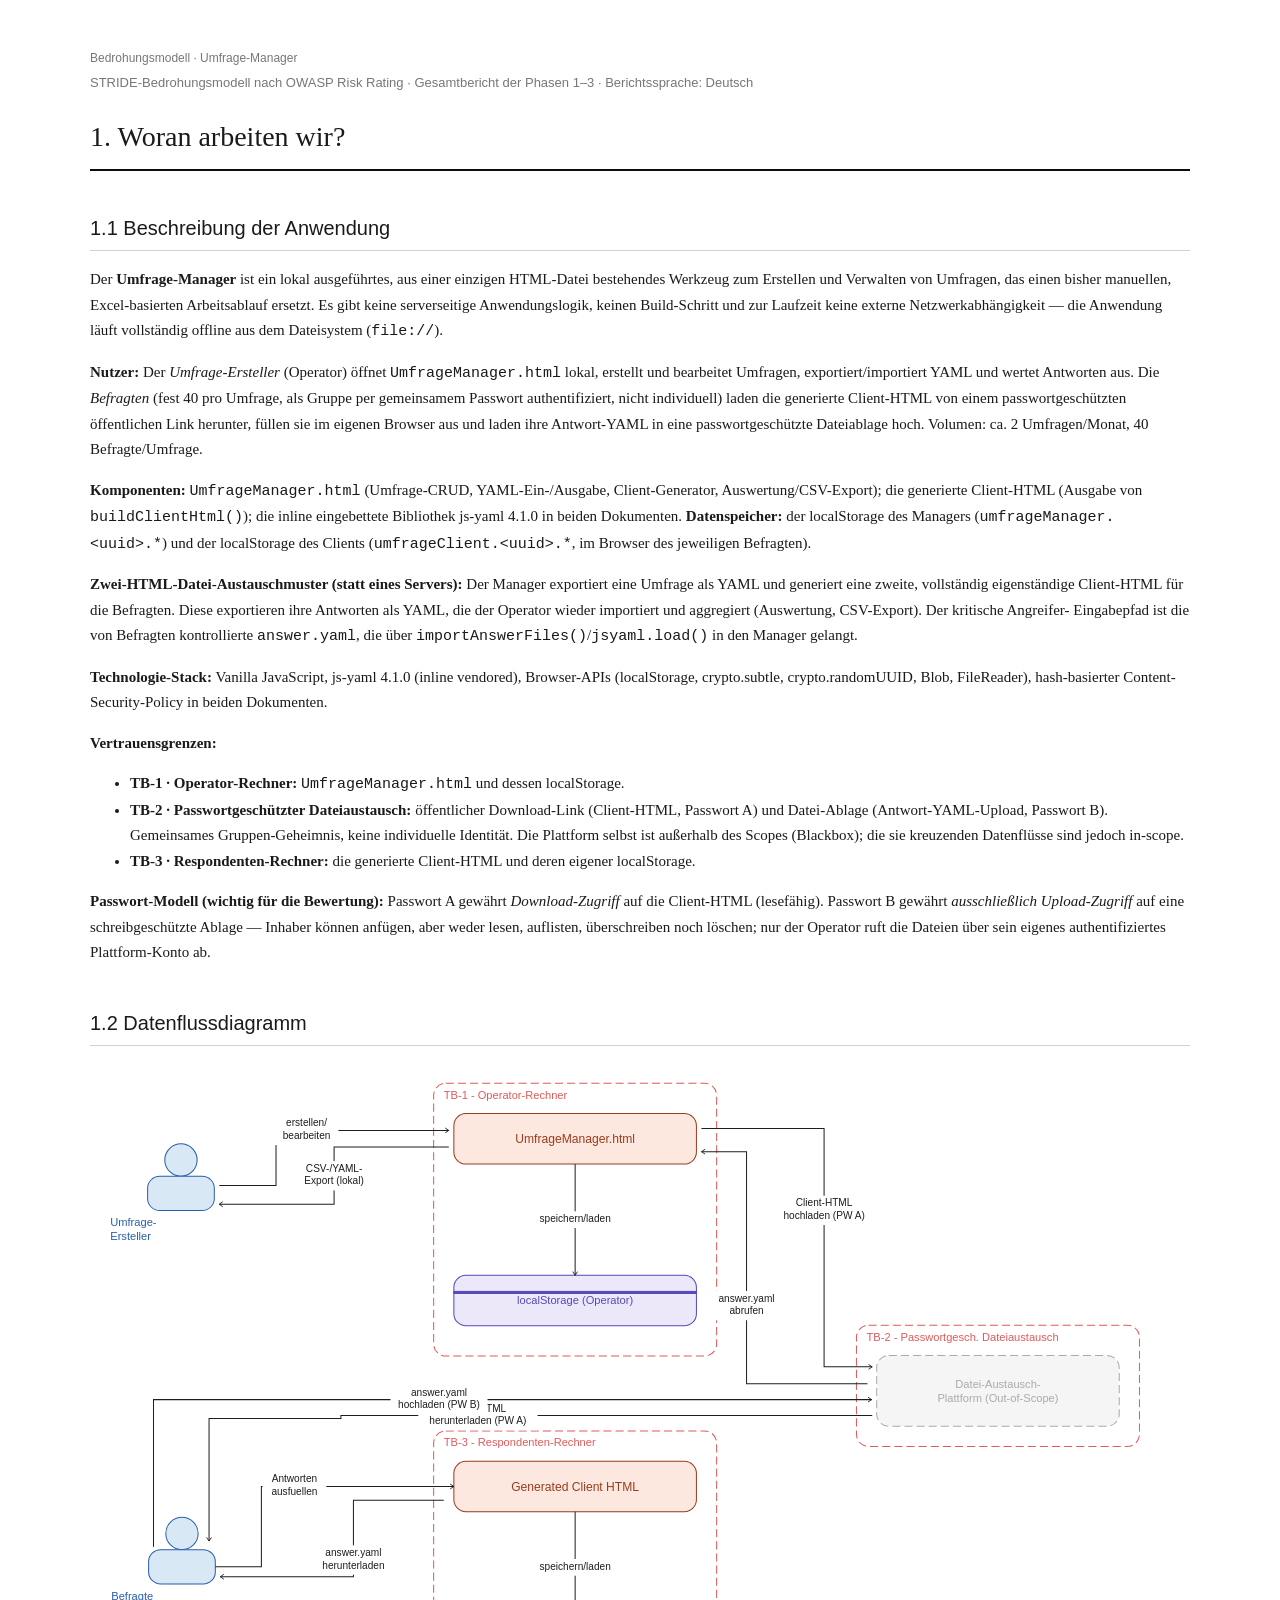
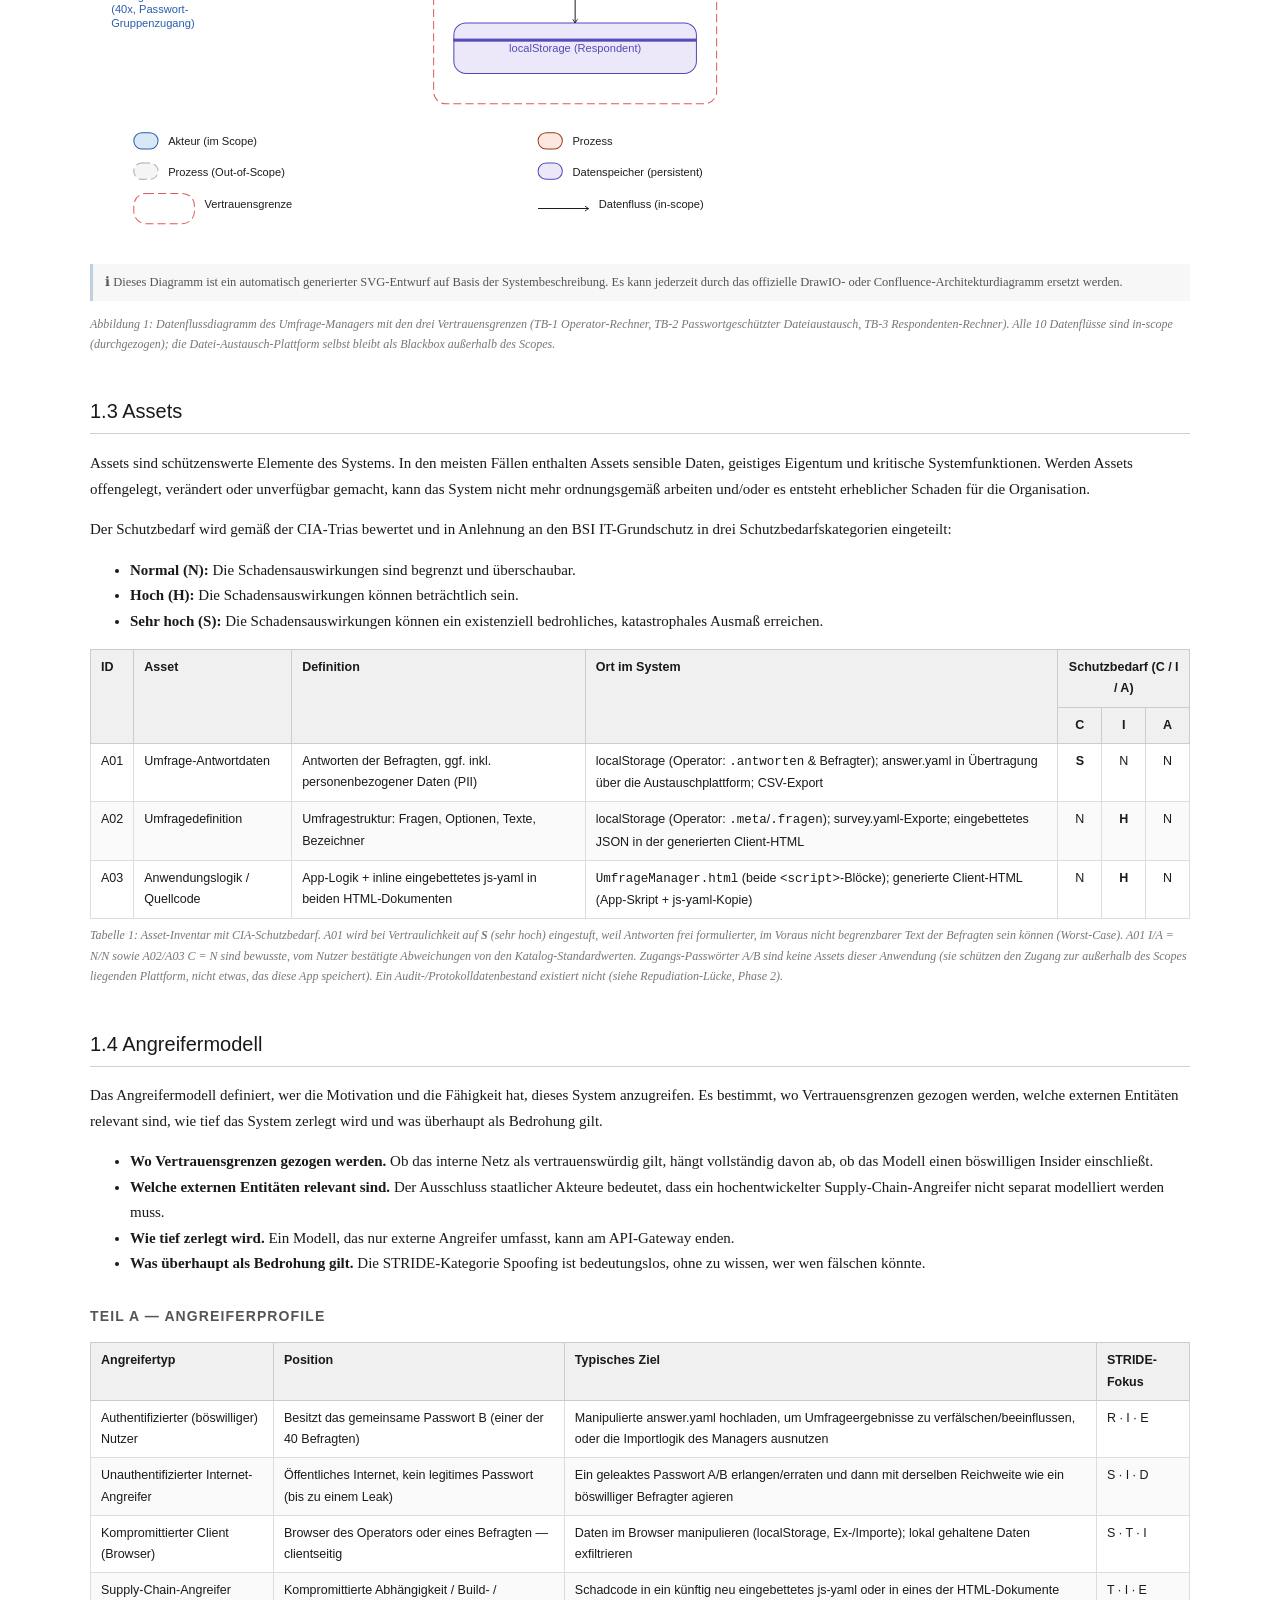
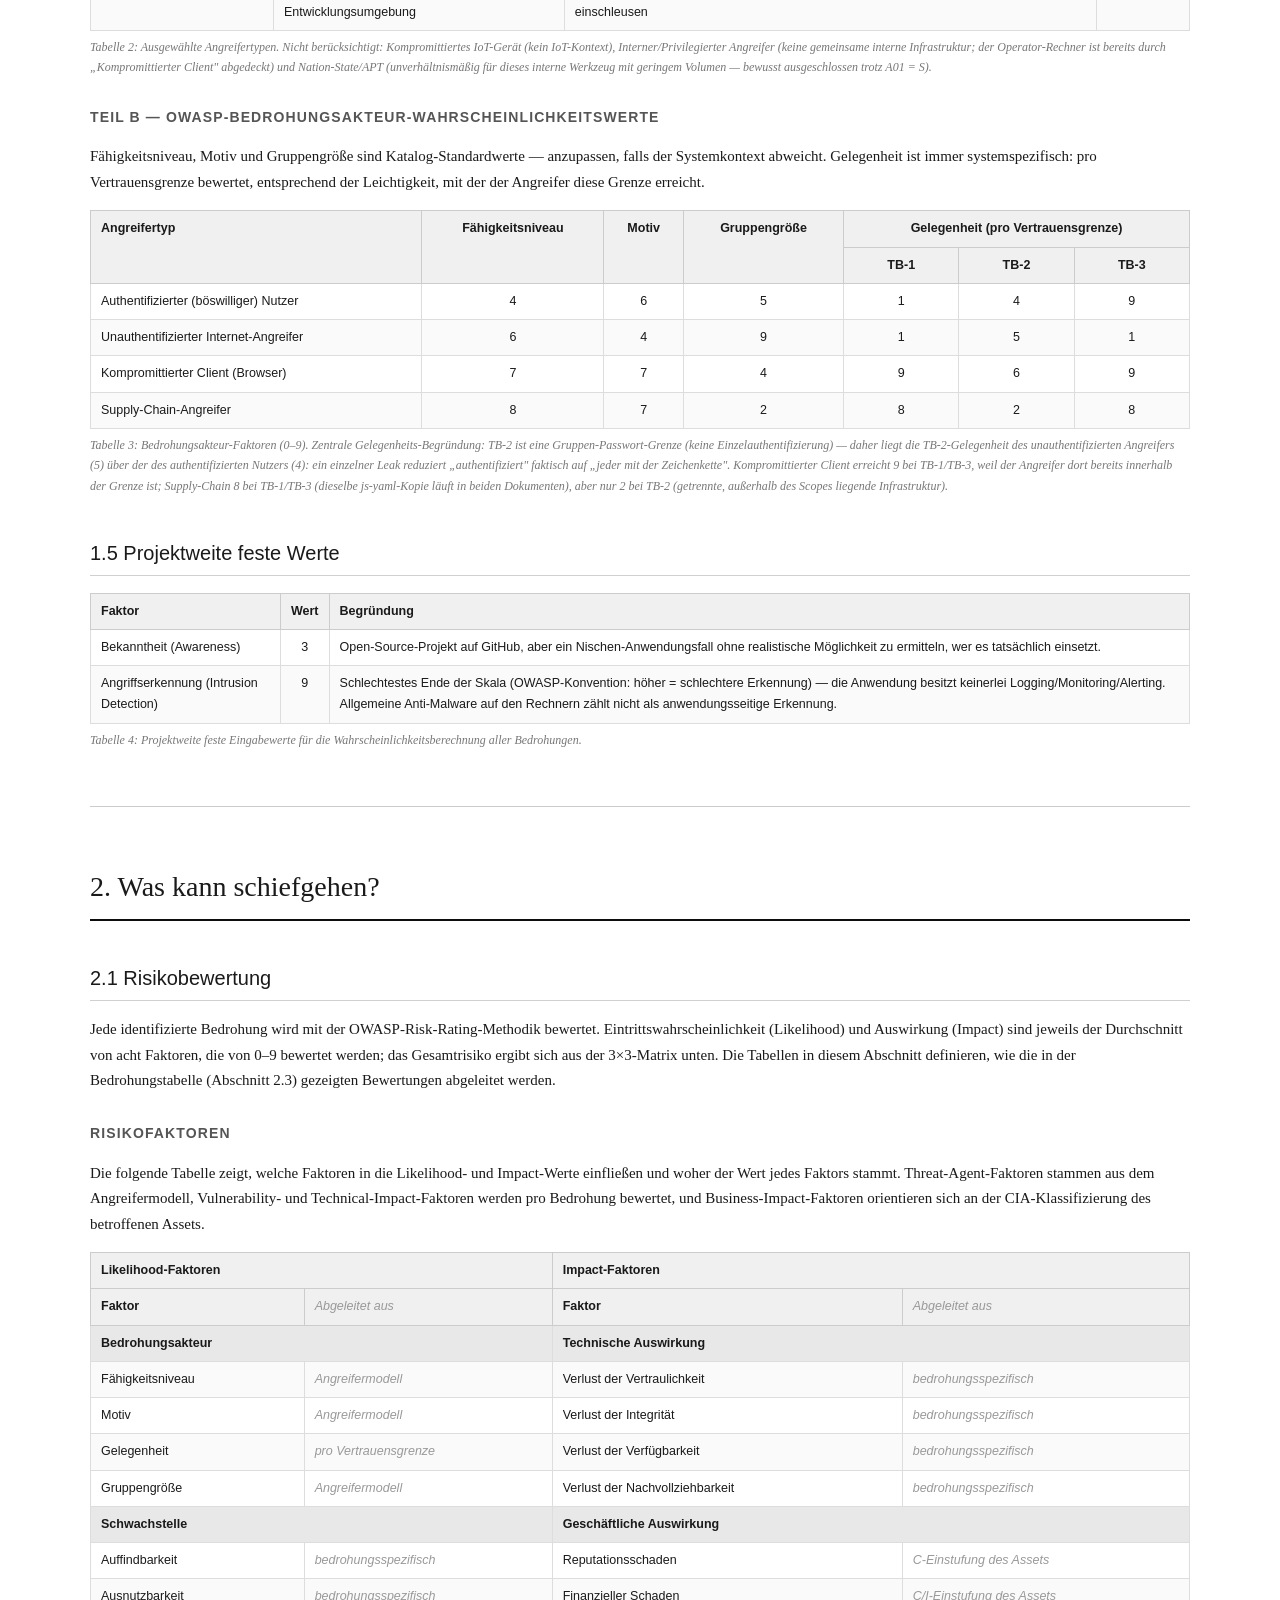
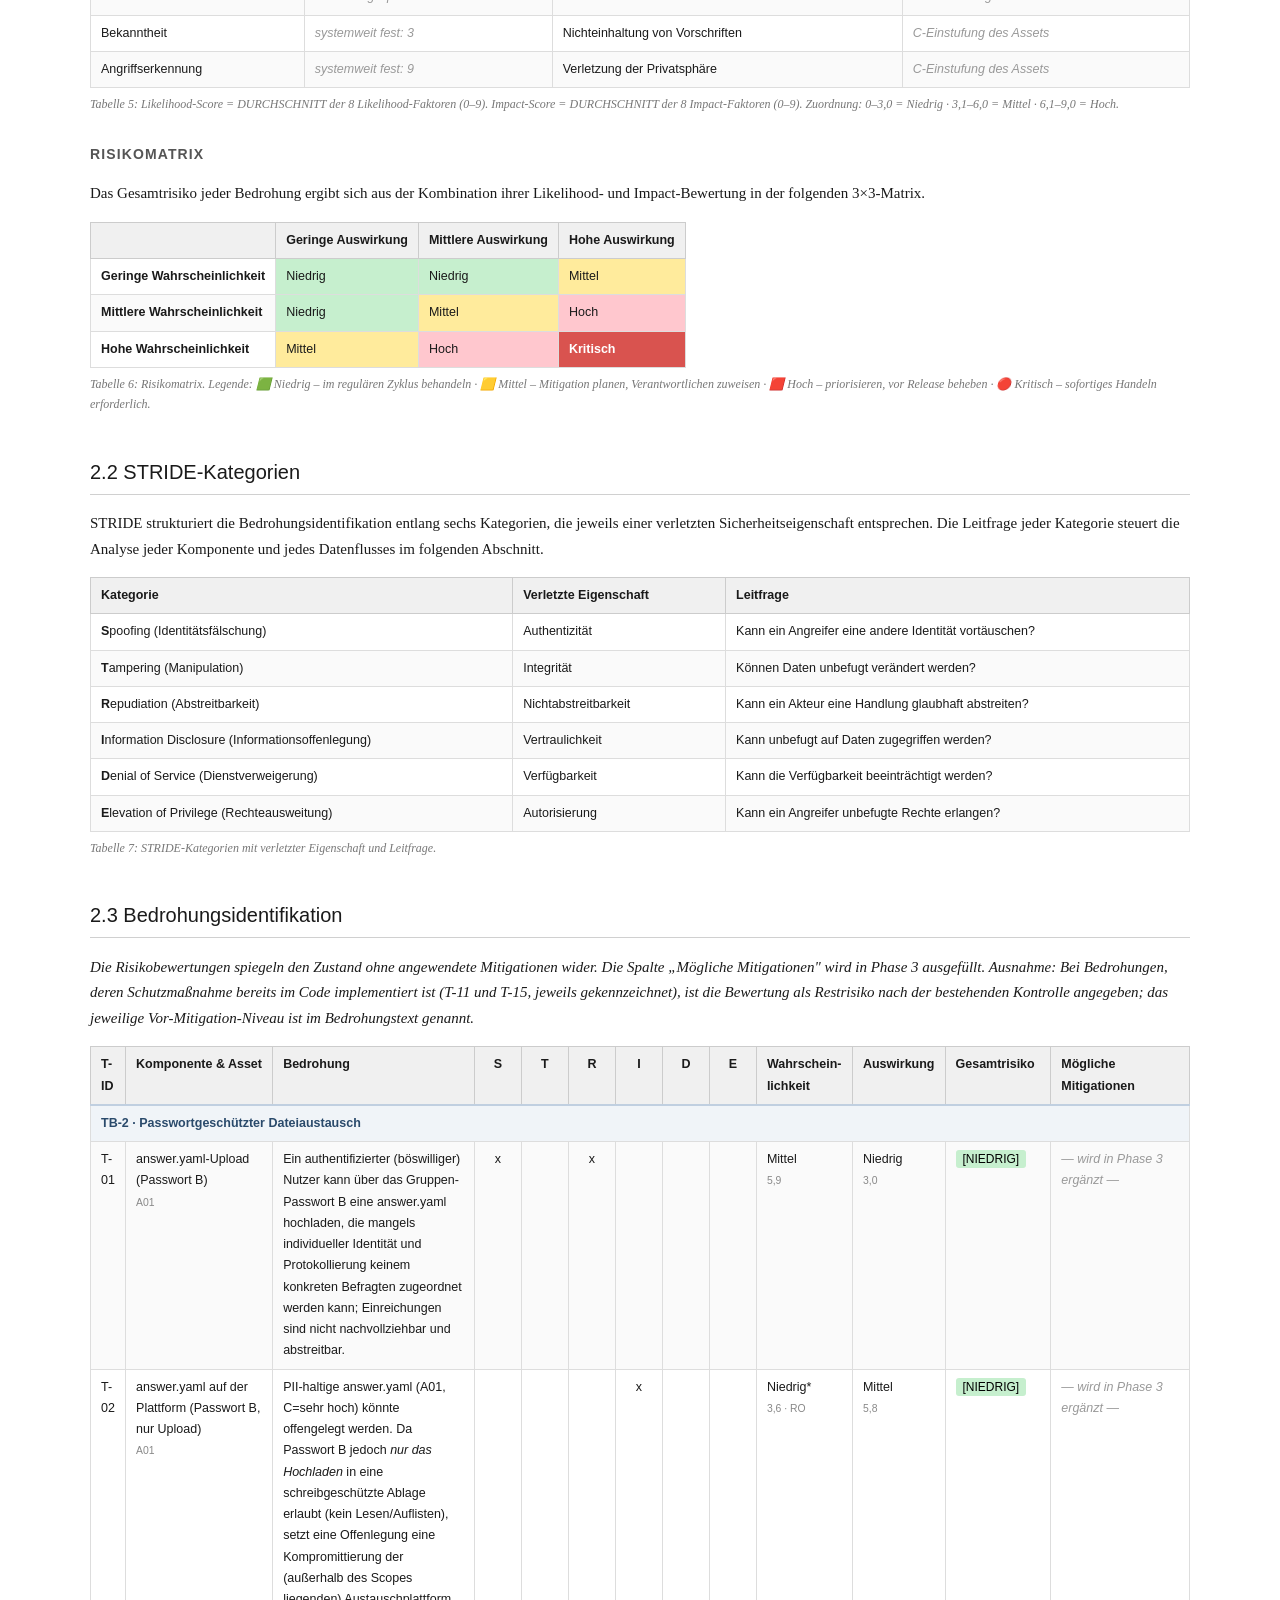
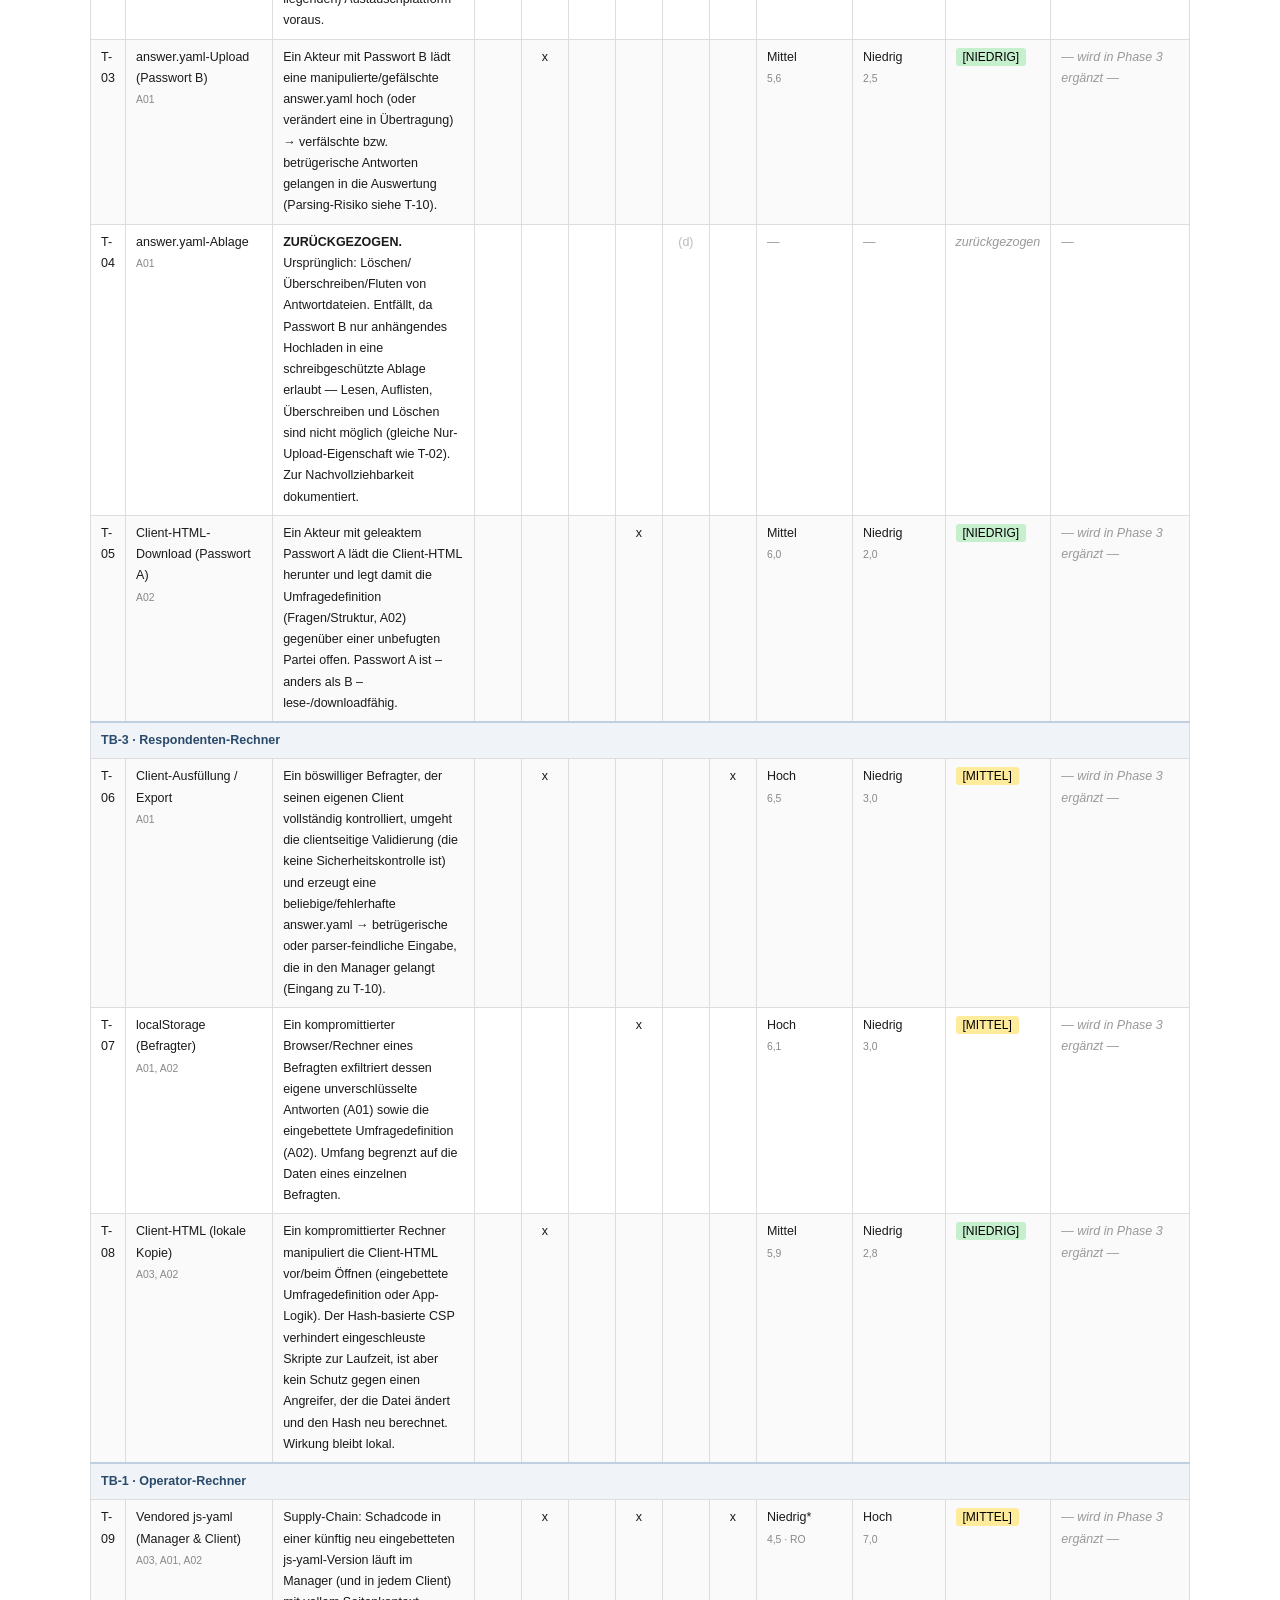
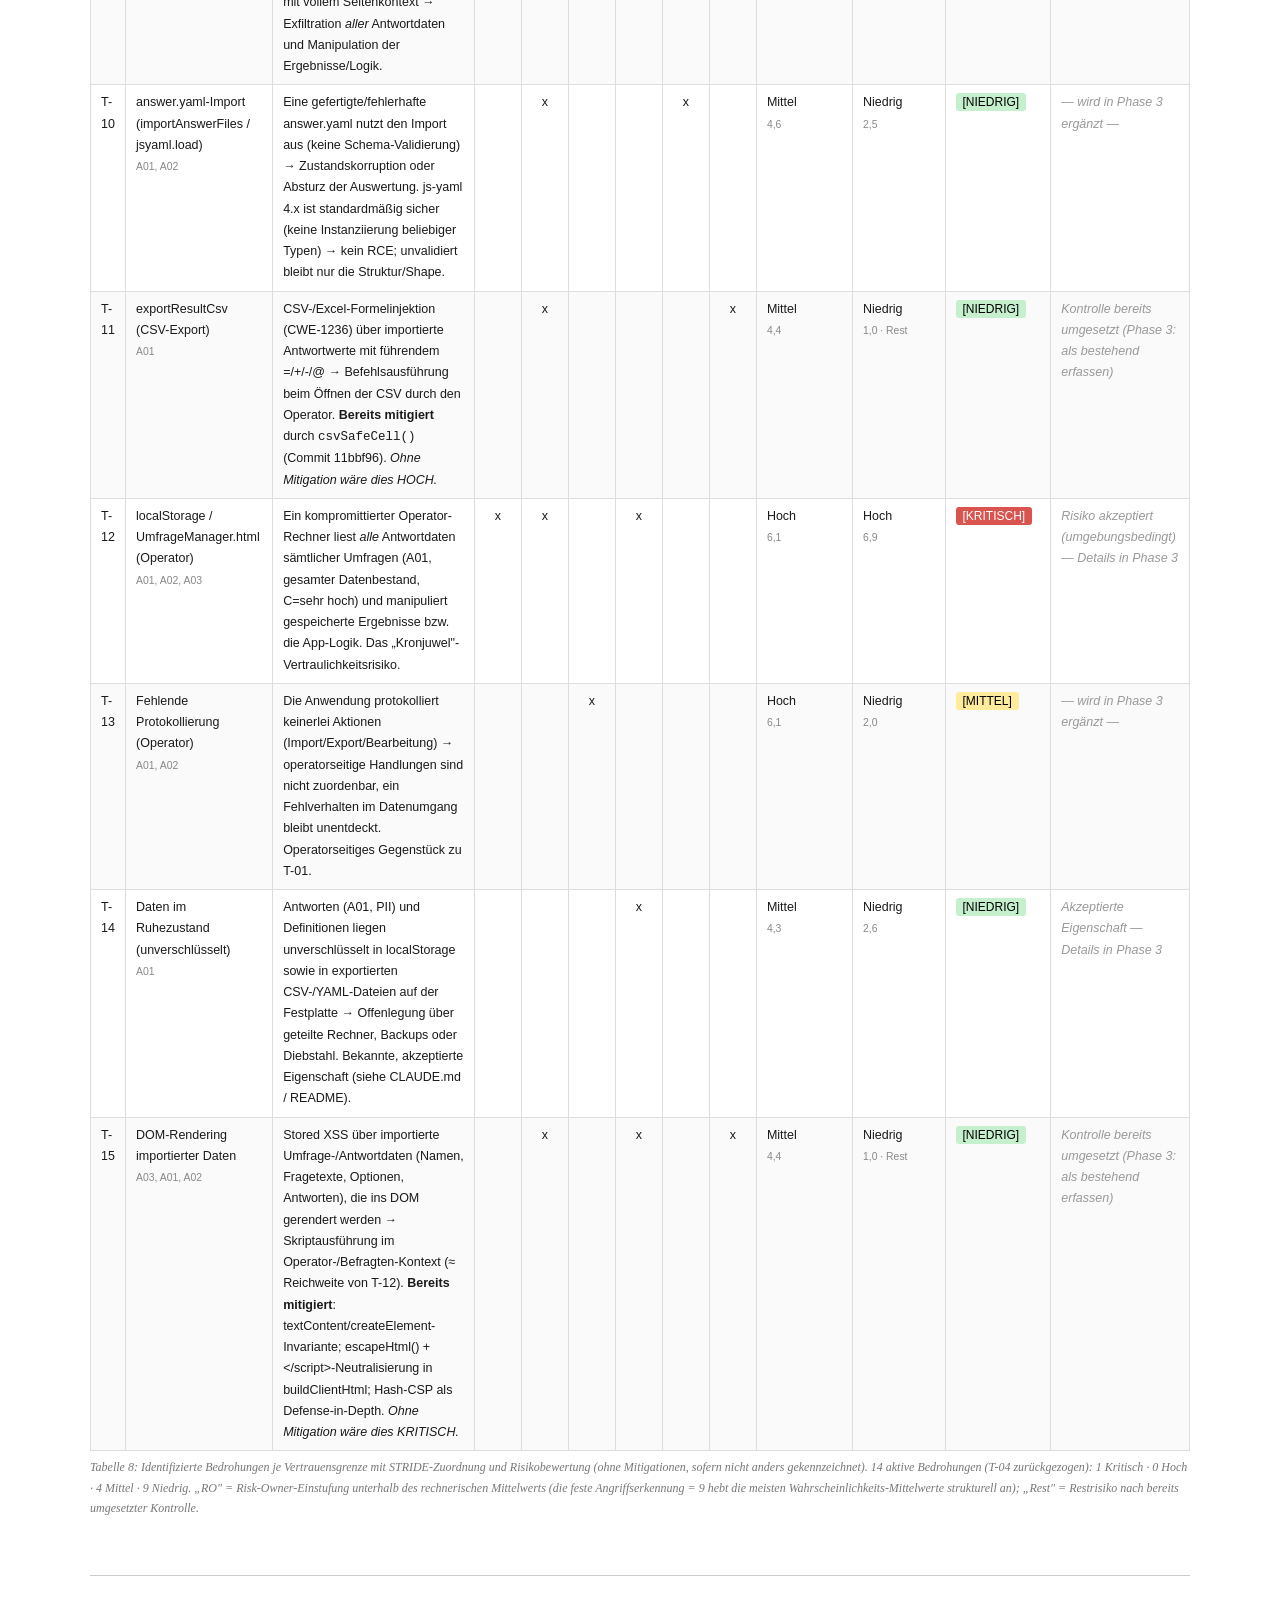
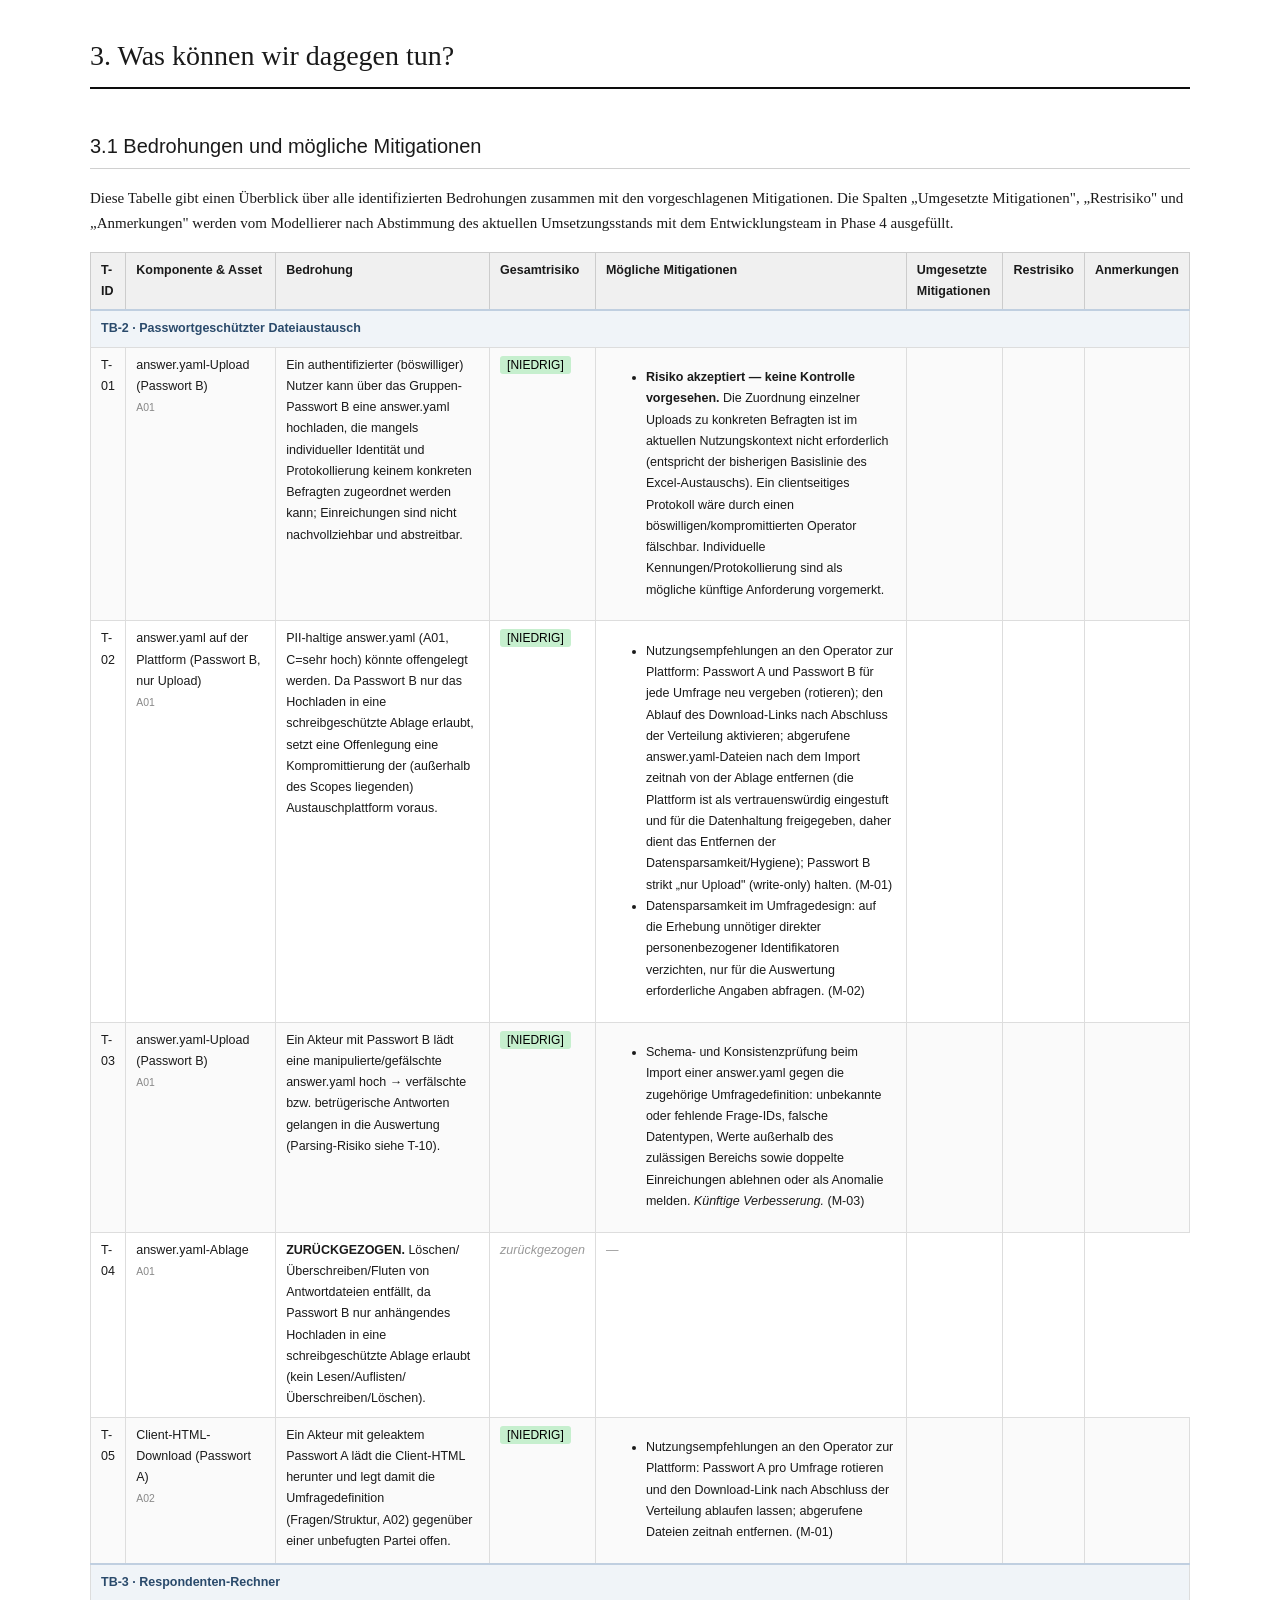
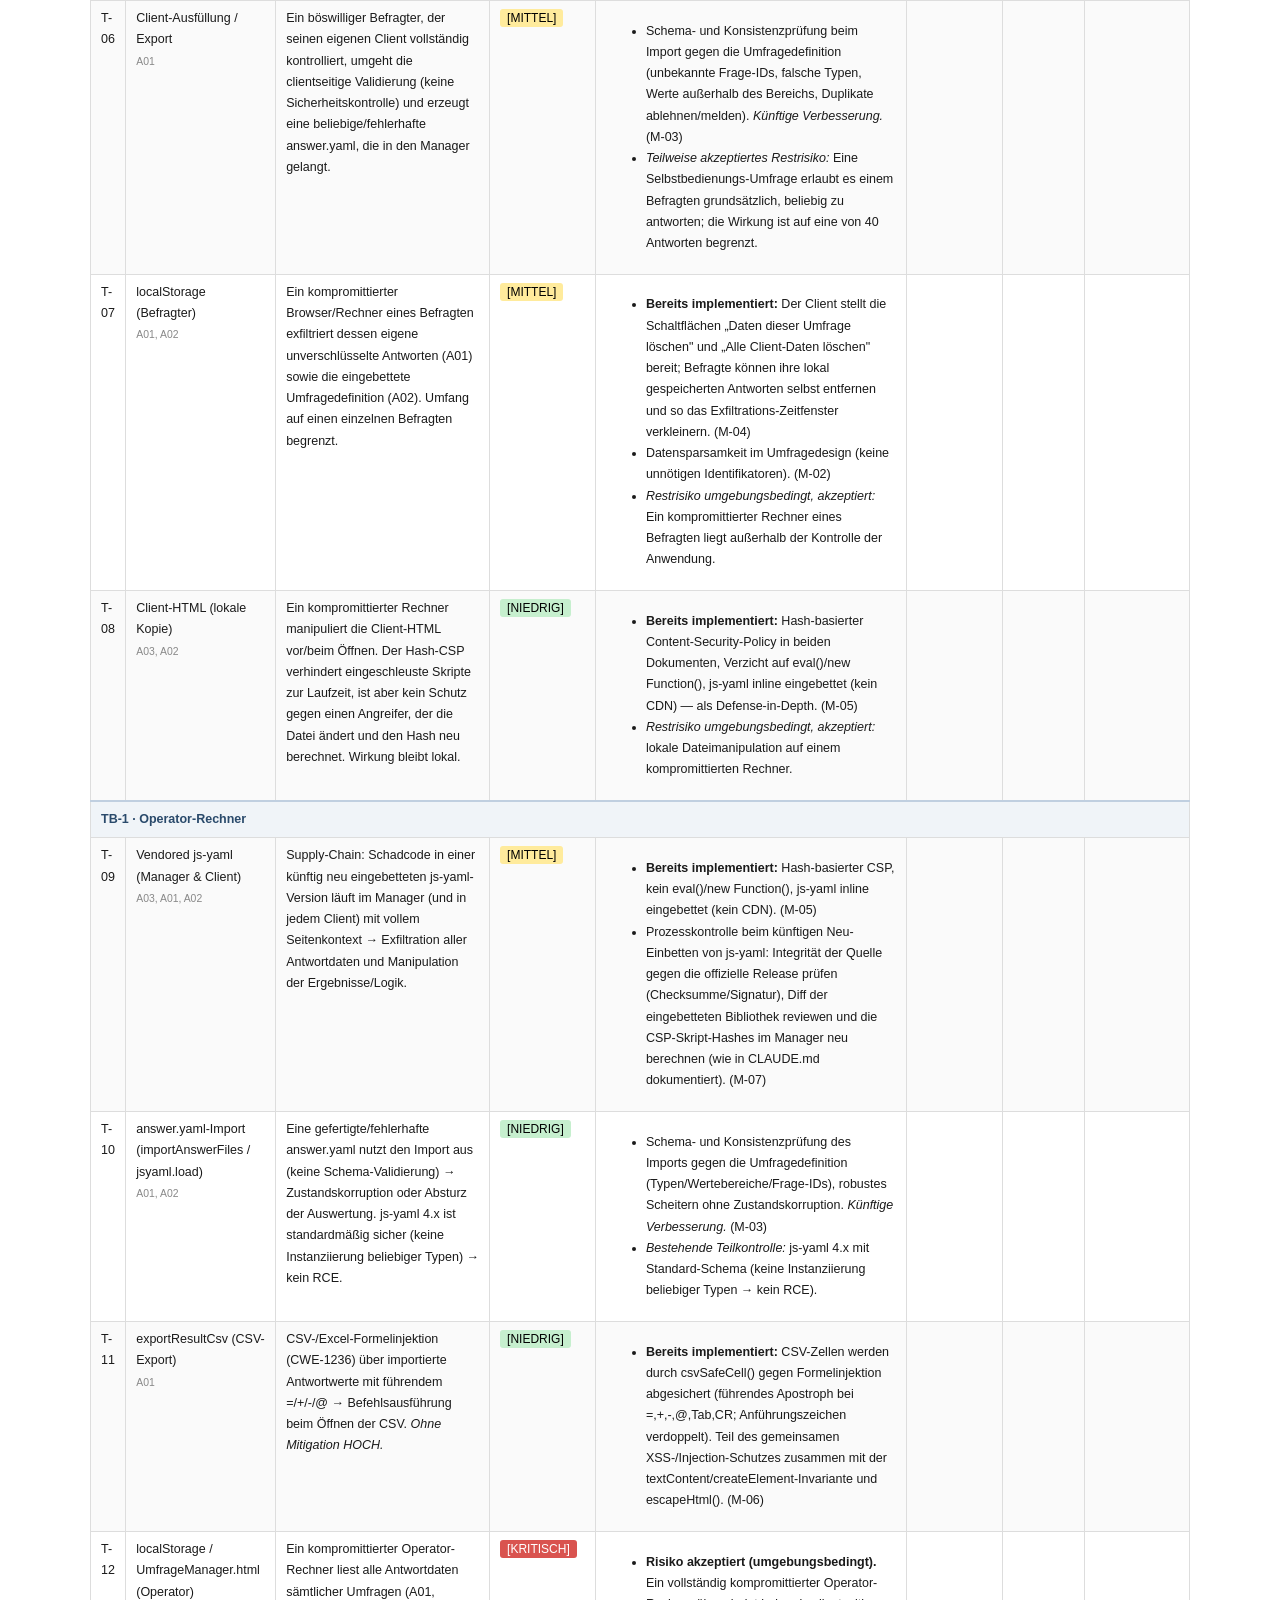
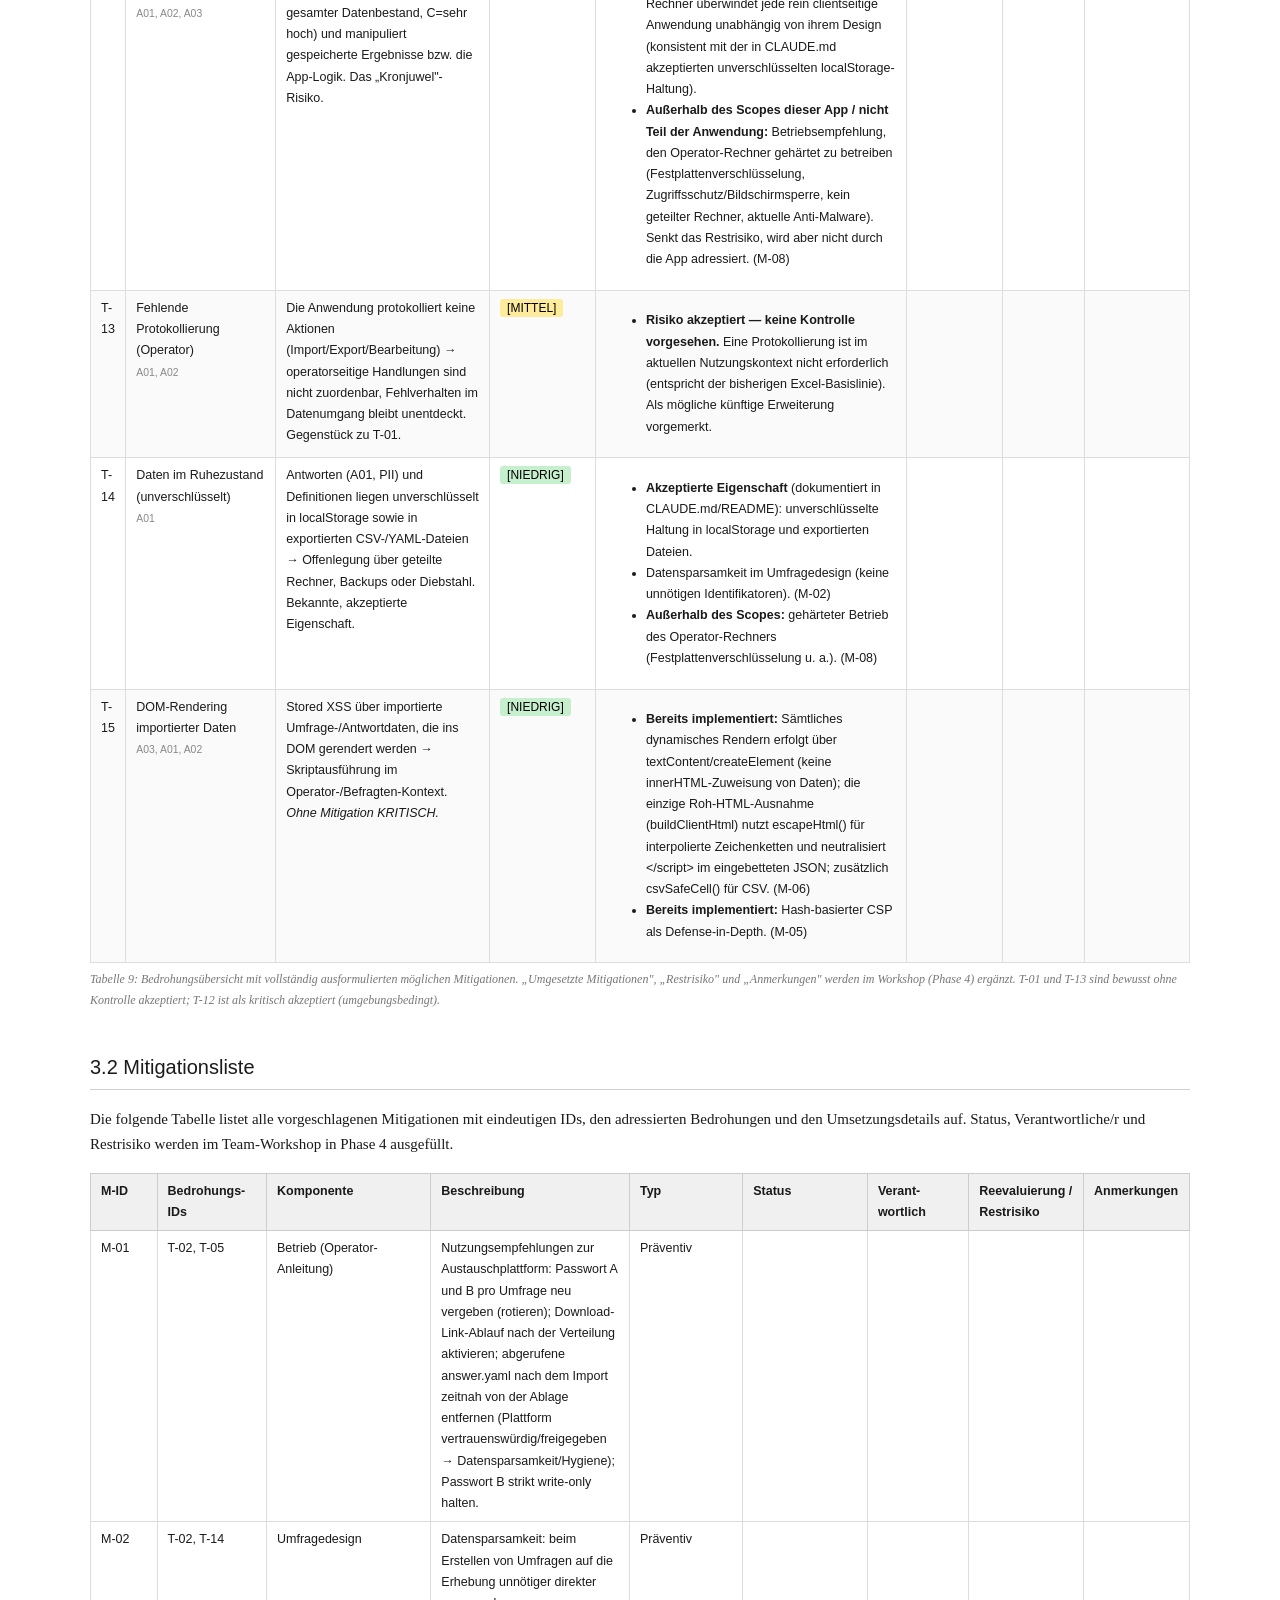
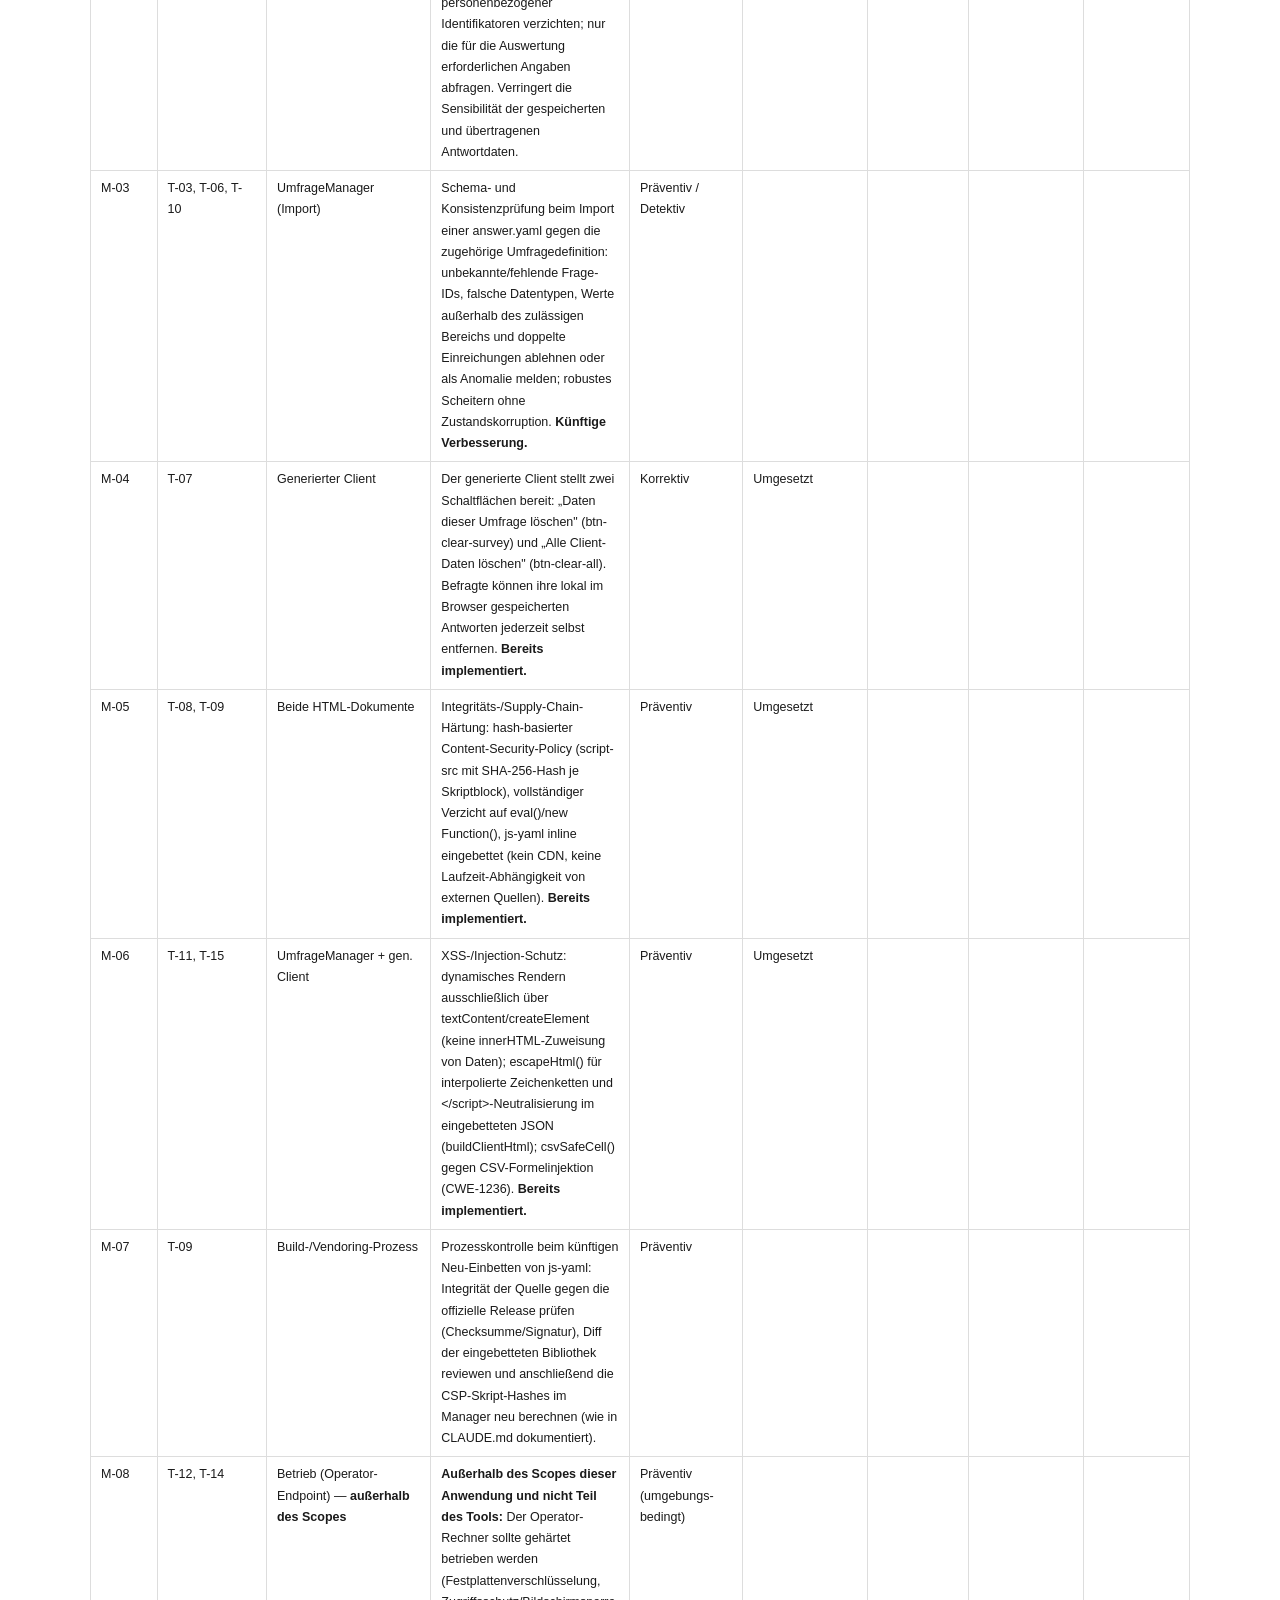
<file: docs/security/ThreatModel/threatmodel_umfragemanager_final.html>
<!DOCTYPE html>
<html lang="de">
<head>
<meta charset="UTF-8">
<meta name="viewport" content="width=device-width, initial-scale=1.0">
<title>Bedrohungsmodell Umfrage-Manager — Gesamtbericht (Phasen 1–3)</title>
<style>
body {
    font-family: Georgia, serif;
    font-size: 15px;
    line-height: 1.7;
    color: #1a1a1a;
    max-width: 1100px;
    margin: 0 auto;
    padding: 48px 40px 80px;
  }
  h1 {
    font-size: 28px;
    font-weight: normal;
    border-bottom: 2px solid #0d0d0d;
    padding-bottom: 8px;
  }
  h2 {
    font-size: 20px;
    font-weight: normal;
    font-family: Arial, sans-serif;
    border-bottom: 1px solid #d0d0d0;
    padding-bottom: 5px;
    margin-top: 40px;
  }
  h3 {
    font-size: 14px;
    font-weight: bold;
    font-family: Arial, sans-serif;
    text-transform: uppercase;
    letter-spacing: 0.08em;
    color: #555;
    margin-top: 28px;
  }
  table {
    border-collapse: collapse;
    width: 100%;
    font-family: Arial, sans-serif;
    font-size: 12.5px;
    margin-top: 12px;
  }
  th {
    background: #f0f0f0;
    font-weight: bold;
    border: 1px solid #ccc;
    padding: 7px 10px;
    text-align: left;
    vertical-align: top;
  }
  td {
    border: 1px solid #ddd;
    padding: 7px 10px;
    vertical-align: top;
  }
  tbody tr:nth-child(even) {
    background: #fafafa;
  }
  .tb-row td {
    background: #f0f4f8;
    font-weight: bold;
    color: #2a4a6b;
    border-top: 2px solid #c0cfe0;
  }
  .caption {
    font-size: 12px;
    color: #777;
    font-style: italic;
    margin-top: 6px;
    margin-bottom: 24px;
  }
  .dfd-note {
    font-size: 12.5px;
    color: #555;
    background: #f7f7f7;
    border-left: 3px solid #c0cfe0;
    padding: 8px 12px;
    margin-top: 12px;
  }
  .dfd-figure { text-align: center; margin-top: 16px; }
  .dfd-figure svg { max-width: 100%; height: auto; }
  .report-header { margin-bottom: 8px; }
  .report-header .sub { font-family: Arial, sans-serif; font-size: 13px; color:#777; }
</style>
</head>
<body>

<div class="report-header">
  <p style="font-family:Arial,sans-serif;font-size:12px;color:#777;margin:0 0 4px;">Bedrohungsmodell · Umfrage-Manager</p>
  <p class="sub" style="margin:0;">STRIDE-Bedrohungsmodell nach OWASP Risk Rating · Gesamtbericht der Phasen 1–3 · Berichtssprache: Deutsch</p>
</div>

<h1>1. Woran arbeiten wir?</h1>

<h2>1.1 Beschreibung der Anwendung</h2>
<p>
  Der <strong>Umfrage-Manager</strong> ist ein lokal ausgeführtes, aus einer einzigen HTML-Datei bestehendes Werkzeug
  zum Erstellen und Verwalten von Umfragen, das einen bisher manuellen, Excel-basierten Arbeitsablauf ersetzt. Es gibt
  keine serverseitige Anwendungslogik, keinen Build-Schritt und zur Laufzeit keine externe Netzwerkabhängigkeit — die
  Anwendung läuft vollständig offline aus dem Dateisystem (<code>file://</code>).
</p>
<p>
  <strong>Nutzer:</strong> Der <em>Umfrage-Ersteller</em> (Operator) öffnet <code>UmfrageManager.html</code> lokal,
  erstellt und bearbeitet Umfragen, exportiert/importiert YAML und wertet Antworten aus. Die <em>Befragten</em> (fest
  40 pro Umfrage, als Gruppe per gemeinsamem Passwort authentifiziert, nicht individuell) laden die generierte
  Client-HTML von einem passwortgeschützten öffentlichen Link herunter, füllen sie im eigenen Browser aus und laden
  ihre Antwort-YAML in eine passwortgeschützte Dateiablage hoch. Volumen: ca. 2 Umfragen/Monat, 40 Befragte/Umfrage.
</p>
<p>
  <strong>Komponenten:</strong> <code>UmfrageManager.html</code> (Umfrage-CRUD, YAML-Ein-/Ausgabe, Client-Generator,
  Auswertung/CSV-Export); die generierte Client-HTML (Ausgabe von <code>buildClientHtml()</code>); die inline
  eingebettete Bibliothek js-yaml 4.1.0 in beiden Dokumenten. <strong>Datenspeicher:</strong> der localStorage des
  Managers (<code>umfrageManager.&lt;uuid&gt;.*</code>) und der localStorage des Clients
  (<code>umfrageClient.&lt;uuid&gt;.*</code>, im Browser des jeweiligen Befragten).
</p>
<p>
  <strong>Zwei-HTML-Datei-Austauschmuster (statt eines Servers):</strong> Der Manager exportiert eine Umfrage als YAML
  und generiert eine zweite, vollständig eigenständige Client-HTML für die Befragten. Diese exportieren ihre Antworten
  als YAML, die der Operator wieder importiert und aggregiert (Auswertung, CSV-Export). Der kritische Angreifer-
  Eingabepfad ist die von Befragten kontrollierte <code>answer.yaml</code>, die über
  <code>importAnswerFiles()</code>/<code>jsyaml.load()</code> in den Manager gelangt.
</p>
<p>
  <strong>Technologie-Stack:</strong> Vanilla JavaScript, js-yaml 4.1.0 (inline vendored), Browser-APIs
  (localStorage, crypto.subtle, crypto.randomUUID, Blob, FileReader), hash-basierter Content-Security-Policy in beiden
  Dokumenten.
</p>
<p>
  <strong>Vertrauensgrenzen:</strong>
</p>
<ul>
  <li><strong>TB-1 · Operator-Rechner:</strong> <code>UmfrageManager.html</code> und dessen localStorage.</li>
  <li><strong>TB-2 · Passwortgeschützter Dateiaustausch:</strong> öffentlicher Download-Link (Client-HTML, Passwort A)
    und Datei-Ablage (Antwort-YAML-Upload, Passwort B). Gemeinsames Gruppen-Geheimnis, keine individuelle Identität.
    Die Plattform selbst ist außerhalb des Scopes (Blackbox); die sie kreuzenden Datenflüsse sind jedoch in-scope.</li>
  <li><strong>TB-3 · Respondenten-Rechner:</strong> die generierte Client-HTML und deren eigener localStorage.</li>
</ul>
<p>
  <strong>Passwort-Modell (wichtig für die Bewertung):</strong> Passwort A gewährt <em>Download-Zugriff</em> auf die
  Client-HTML (lesefähig). Passwort B gewährt <em>ausschließlich Upload-Zugriff</em> auf eine schreibgeschützte Ablage
  — Inhaber können anfügen, aber weder lesen, auflisten, überschreiben noch löschen; nur der Operator ruft die Dateien
  über sein eigenes authentifiziertes Plattform-Konto ab.
</p>

<h2>1.2 Datenflussdiagramm</h2>
<div class="dfd-figure">
<svg xmlns="http://www.w3.org/2000/svg" width="100%" viewBox="-20 50 1088.35 772.67">
  <defs><marker id="arr" viewBox="0 0 10 10" refX="8" refY="5" markerWidth="6" markerHeight="6" orient="auto-start-reverse"><path d="M2 1L8 5L2 9" fill="none" stroke="context-stroke" stroke-width="1.5" /></marker></defs>
  <rect x="-20" y="50" width="1088.35" height="772.67" fill="#ffffff" />
  <rect x="320" y="70" width="280" height="270" rx="12" fill="none" stroke="#e05a5a" stroke-width="1" stroke-dasharray="8 4" />
  <rect x="738.35" y="309.39" width="280" height="120" rx="12" fill="none" stroke="#e05a5a" stroke-width="1" stroke-dasharray="8 4" />
  <rect x="320" y="414" width="280" height="270" rx="12" fill="none" stroke="#e05a5a" stroke-width="1" stroke-dasharray="8 4" />
  <text x="330" y="85.35" font-family="Arial, sans-serif" font-size="11" fill="#e05a5a" text-anchor="start"><tspan x="330" dy="0">TB-1 - Operator-Rechner</tspan></text>
  <text x="748.35" y="324.74" font-family="Arial, sans-serif" font-size="11" fill="#e05a5a" text-anchor="start"><tspan x="748.35" dy="0">TB-2 - Passwortgesch. Dateiaustausch</tspan></text>
  <text x="330" y="429.35" font-family="Arial, sans-serif" font-size="11" fill="#e05a5a" text-anchor="start"><tspan x="330" dy="0">TB-3 - Respondenten-Rechner</tspan></text>
  <ellipse cx="70" cy="146" rx="16" ry="16" fill="#d8e8f5" stroke="#2a5db0" stroke-width="1" />
  <rect x="37" y="162" width="66" height="34" rx="12" fill="#d8e8f5" stroke="#2a5db0" stroke-width="1" />
  <text x="0" y="211.35" font-family="Arial, sans-serif" font-size="11" fill="#2a5db0" text-anchor="start"><tspan x="0" dy="0">Umfrage-</tspan><tspan x="0" dy="13.75">Ersteller</tspan></text>
  <ellipse cx="70.99" cy="515.51" rx="16" ry="16" fill="#d8e8f5" stroke="#2a5db0" stroke-width="1" />
  <rect x="37.99" y="531.51" width="66" height="34" rx="12" fill="#d8e8f5" stroke="#2a5db0" stroke-width="1" />
  <text x="0.99" y="580.86" font-family="Arial, sans-serif" font-size="11" fill="#2a5db0" text-anchor="start"><tspan x="0.99" dy="0">Befragte</tspan><tspan x="0.99" dy="13.75">(40x, Passwort-</tspan><tspan x="0.99" dy="13.75">Gruppenzugang)</tspan></text>
  <rect x="340" y="100" width="240" height="50" rx="12" fill="#fde8e0" stroke="#993c1d" stroke-width="1" />
  <text x="460" y="129.2" font-family="Arial, sans-serif" font-size="12" fill="#993c1d" text-anchor="middle"><tspan x="460" dy="0">UmfrageManager.html</tspan></text>
  <rect x="340" y="260" width="240" height="50" rx="12" fill="#ece8fa" stroke="#534ab7" stroke-width="1" />
  <rect x="340" y="276" width="240" height="2" rx="0" fill="#534ab7" stroke="#534ab7" stroke-width="1" />
  <text x="460" y="288.85" font-family="Arial, sans-serif" font-size="11" fill="#534ab7" text-anchor="middle"><tspan x="460" dy="0">localStorage (Operator)</tspan></text>
  <rect x="758.35" y="339.39" width="240" height="70.01" rx="12" fill="#f5f5f5" stroke="#aaaaaa" stroke-width="1" stroke-dasharray="8 4" />
  <text x="878.35" y="371.37" font-family="Arial, sans-serif" font-size="11" fill="#aaaaaa" text-anchor="middle"><tspan x="878.35" dy="0">Datei-Austausch-</tspan><tspan x="878.35" dy="13.75">Plattform (Out-of-Scope)</tspan></text>
  <rect x="340" y="444" width="240" height="50" rx="12" fill="#fde8e0" stroke="#993c1d" stroke-width="1" />
  <text x="460" y="473.2" font-family="Arial, sans-serif" font-size="12" fill="#993c1d" text-anchor="middle"><tspan x="460" dy="0">Generated Client HTML</tspan></text>
  <rect x="340" y="604" width="240" height="50" rx="12" fill="#ece8fa" stroke="#534ab7" stroke-width="1" />
  <rect x="340" y="620" width="240" height="2" rx="0" fill="#534ab7" stroke="#534ab7" stroke-width="1" />
  <text x="460" y="632.85" font-family="Arial, sans-serif" font-size="11" fill="#534ab7" text-anchor="middle"><tspan x="460" dy="0">localStorage (Respondent)</tspan></text>
  <polyline points="107.89,171.1 164.05,171.1 164.05,116.71 335.01,116.71" fill="none" stroke="#1e1e1e" stroke-width="1" marker-end="url(#arr)" />
  <polyline points="460,150 460,260" fill="none" stroke="#1e1e1e" stroke-width="1" marker-end="url(#arr)" />
  <polyline points="584.98,114.76 706.31,114.76 706.31,350.65 753.91,350.65" fill="none" stroke="#1e1e1e" stroke-width="1" marker-end="url(#arr)" />
  <polyline points="753.96,398.88 228.26,398.88 228.26,401.65 97.79,401.65 97.79,523.02" fill="none" stroke="#1e1e1e" stroke-width="1" marker-end="url(#arr)" />
  <polyline points="103.99,548.51 149.57,548.51 149.57,469.01 340,469.01" fill="none" stroke="#1e1e1e" stroke-width="1" marker-end="url(#arr)" />
  <polyline points="460,494 460,604" fill="none" stroke="#1e1e1e" stroke-width="1" marker-end="url(#arr)" />
  <polyline points="42.83,528.62 42.83,383.06 753.36,383.06" fill="none" stroke="#1e1e1e" stroke-width="1" marker-end="url(#arr)" />
  <polyline points="749.21,367.31 629.6,367.31 629.6,137.75 584.97,137.75" fill="none" stroke="#1e1e1e" stroke-width="1" marker-end="url(#arr)" />
  <polyline points="335.01,133.2 221.5,133.2 221.5,189.7 107.79,189.7" fill="none" stroke="#1e1e1e" stroke-width="1" marker-end="url(#arr)" />
  <rect x="23.33" y="712.67" width="24" height="16" rx="8" fill="#d8e8f5" stroke="#2a5db0" stroke-width="1" />
  <text x="57.33" y="725.02" font-family="Arial, sans-serif" font-size="11" fill="#1e1e1e" text-anchor="start"><tspan x="57.33" dy="0">Akteur (im Scope)</tspan></text>
  <rect x="423.33" y="712.67" width="24" height="16" rx="8" fill="#fde8e0" stroke="#993c1d" stroke-width="1" />
  <text x="457.33" y="725.02" font-family="Arial, sans-serif" font-size="11" fill="#1e1e1e" text-anchor="start"><tspan x="457.33" dy="0">Prozess</tspan></text>
  <rect x="23.33" y="742.67" width="24" height="16" rx="8" fill="#f5f5f5" stroke="#aaaaaa" stroke-width="1" stroke-dasharray="8 4" />
  <text x="57.33" y="755.02" font-family="Arial, sans-serif" font-size="11" fill="#1e1e1e" text-anchor="start"><tspan x="57.33" dy="0">Prozess (Out-of-Scope)</tspan></text>
  <rect x="423.33" y="742.67" width="24" height="16" rx="8" fill="#ece8fa" stroke="#534ab7" stroke-width="1" />
  <text x="457.33" y="755.02" font-family="Arial, sans-serif" font-size="11" fill="#1e1e1e" text-anchor="start"><tspan x="457.33" dy="0">Datenspeicher (persistent)</tspan></text>
  <rect x="23.33" y="772.67" width="60" height="30" rx="12" fill="none" stroke="#e05a5a" stroke-width="1" stroke-dasharray="8 4" />
  <text x="93.33" y="787.02" font-family="Arial, sans-serif" font-size="11" fill="#1e1e1e" text-anchor="start"><tspan x="93.33" dy="0">Vertrauensgrenze</tspan></text>
  <polyline points="423.33,787.67 473.33,787.67" fill="none" stroke="#1e1e1e" stroke-width="1" marker-end="url(#arr)" />
  <text x="483.33" y="787.02" font-family="Arial, sans-serif" font-size="11" fill="#1e1e1e" text-anchor="start"><tspan x="483.33" dy="0">Datenfluss (in-scope)</tspan></text>
  <polyline points="330.01,482.7 240.63,482.7 240.63,558.29 108.83,558.29" fill="none" stroke="#1e1e1e" stroke-width="1" marker-end="url(#arr)" />
  <rect x="162.75" y="102.21" width="63" height="29" fill="#ffffff" /><text x="194.25" y="112.71" font-family="Arial, sans-serif" font-size="10" fill="#1e1e1e" text-anchor="middle"><tspan x="194.25" dy="0">erstellen/</tspan><tspan x="194.25" dy="12.5">bearbeiten</tspan></text>
  <rect x="414.75" y="196.75" width="90.5" height="16.5" fill="#ffffff" /><text x="460" y="207.25" font-family="Arial, sans-serif" font-size="10" fill="#1e1e1e" text-anchor="middle"><tspan x="460" dy="0">speichern/laden</tspan></text>
  <rect x="658.31" y="181.34" width="96" height="29" fill="#ffffff" /><text x="706.31" y="191.84" font-family="Arial, sans-serif" font-size="10" fill="#1e1e1e" text-anchor="middle"><tspan x="706.31" dy="0">Client-HTML</tspan><tspan x="706.31" dy="12.5">hochladen (PW A)</tspan></text>
  <rect x="304.81" y="384.38" width="118" height="29" fill="#ffffff" /><text x="363.81" y="394.88" font-family="Arial, sans-serif" font-size="10" fill="#1e1e1e" text-anchor="middle"><tspan x="363.81" dy="0">Client-HTML</tspan><tspan x="363.81" dy="12.5">herunterladen (PW A)</tspan></text>
  <rect x="150.74" y="454.51" width="63" height="29" fill="#ffffff" /><text x="182.24" y="465.01" font-family="Arial, sans-serif" font-size="10" fill="#1e1e1e" text-anchor="middle"><tspan x="182.24" dy="0">Antworten</tspan><tspan x="182.24" dy="12.5">ausfuellen</tspan></text>
  <rect x="414.75" y="540.75" width="90.5" height="16.5" fill="#ffffff" /><text x="460" y="551.25" font-family="Arial, sans-serif" font-size="10" fill="#1e1e1e" text-anchor="middle"><tspan x="460" dy="0">speichern/laden</tspan></text>
  <rect x="277.32" y="368.56" width="96" height="29" fill="#ffffff" /><text x="325.32" y="379.06" font-family="Arial, sans-serif" font-size="10" fill="#1e1e1e" text-anchor="middle"><tspan x="325.32" dy="0">answer.yaml</tspan><tspan x="325.32" dy="12.5">hochladen (PW B)</tspan></text>
  <rect x="595.35" y="275.52" width="68.5" height="29" fill="#ffffff" /><text x="629.6" y="286.02" font-family="Arial, sans-serif" font-size="10" fill="#1e1e1e" text-anchor="middle"><tspan x="629.6" dy="0">answer.yaml</tspan><tspan x="629.6" dy="12.5">abrufen</tspan></text>
  <rect x="179" y="147.05" width="85" height="29" fill="#ffffff" /><text x="221.5" y="157.55" font-family="Arial, sans-serif" font-size="10" fill="#1e1e1e" text-anchor="middle"><tspan x="221.5" dy="0">CSV-/YAML-</tspan><tspan x="221.5" dy="12.5">Export (lokal)</tspan></text>
  <rect x="200.88" y="527.21" width="79.5" height="29" fill="#ffffff" /><text x="240.63" y="537.71" font-family="Arial, sans-serif" font-size="10" fill="#1e1e1e" text-anchor="middle"><tspan x="240.63" dy="0">answer.yaml</tspan><tspan x="240.63" dy="12.5">herunterladen</tspan></text>
</svg>
</div>
<p class="dfd-note">
  ℹ Dieses Diagramm ist ein automatisch generierter SVG-Entwurf auf Basis der Systembeschreibung. Es kann jederzeit
  durch das offizielle DrawIO- oder Confluence-Architekturdiagramm ersetzt werden.
</p>
<p class="caption">
  Abbildung 1: Datenflussdiagramm des Umfrage-Managers mit den drei Vertrauensgrenzen (TB-1 Operator-Rechner, TB-2
  Passwortgeschützter Dateiaustausch, TB-3 Respondenten-Rechner). Alle 10 Datenflüsse sind in-scope (durchgezogen); die
  Datei-Austausch-Plattform selbst bleibt als Blackbox außerhalb des Scopes.
</p>

<h2>1.3 Assets</h2>
<p>
  Assets sind schützenswerte Elemente des Systems. In den meisten Fällen enthalten Assets sensible Daten, geistiges
  Eigentum und kritische Systemfunktionen. Werden Assets offengelegt, verändert oder unverfügbar gemacht, kann das
  System nicht mehr ordnungsgemäß arbeiten und/oder es entsteht erheblicher Schaden für die Organisation.
</p>
<p>
  Der Schutzbedarf wird gemäß der CIA-Trias bewertet und in Anlehnung an den BSI IT-Grundschutz in drei
  Schutzbedarfskategorien eingeteilt:
</p>
<ul>
  <li><strong>Normal (N):</strong> Die Schadensauswirkungen sind begrenzt und überschaubar.</li>
  <li><strong>Hoch (H):</strong> Die Schadensauswirkungen können beträchtlich sein.</li>
  <li><strong>Sehr hoch (S):</strong> Die Schadensauswirkungen können ein existenziell bedrohliches, katastrophales
    Ausmaß erreichen.</li>
</ul>
<table>
  <thead>
    <tr>
      <th rowspan="2">ID</th>
      <th rowspan="2">Asset</th>
      <th rowspan="2">Definition</th>
      <th rowspan="2">Ort im System</th>
      <th colspan="3" style="text-align:center;">Schutzbedarf (C / I / A)</th>
    </tr>
    <tr>
      <th style="text-align:center;">C</th>
      <th style="text-align:center;">I</th>
      <th style="text-align:center;">A</th>
    </tr>
  </thead>
  <tbody>
    <tr>
      <td>A01</td>
      <td>Umfrage-Antwortdaten</td>
      <td>Antworten der Befragten, ggf. inkl. personenbezogener Daten (PII)</td>
      <td>localStorage (Operator: <code>.antworten</code> &amp; Befragter); answer.yaml in Übertragung über die Austauschplattform; CSV-Export</td>
      <td style="text-align:center;"><strong>S</strong></td>
      <td style="text-align:center;">N</td>
      <td style="text-align:center;">N</td>
    </tr>
    <tr>
      <td>A02</td>
      <td>Umfragedefinition</td>
      <td>Umfragestruktur: Fragen, Optionen, Texte, Bezeichner</td>
      <td>localStorage (Operator: <code>.meta</code>/<code>.fragen</code>); survey.yaml-Exporte; eingebettetes JSON in der generierten Client-HTML</td>
      <td style="text-align:center;">N</td>
      <td style="text-align:center;"><strong>H</strong></td>
      <td style="text-align:center;">N</td>
    </tr>
    <tr>
      <td>A03</td>
      <td>Anwendungslogik / Quellcode</td>
      <td>App-Logik + inline eingebettetes js-yaml in beiden HTML-Dokumenten</td>
      <td><code>UmfrageManager.html</code> (beide <code>&lt;script&gt;</code>-Blöcke); generierte Client-HTML (App-Skript + js-yaml-Kopie)</td>
      <td style="text-align:center;">N</td>
      <td style="text-align:center;"><strong>H</strong></td>
      <td style="text-align:center;">N</td>
    </tr>
  </tbody>
</table>
<p class="caption">
  Tabelle 1: Asset-Inventar mit CIA-Schutzbedarf. A01 wird bei Vertraulichkeit auf <strong>S</strong> (sehr hoch)
  eingestuft, weil Antworten frei formulierter, im Voraus nicht begrenzbarer Text der Befragten sein können
  (Worst-Case). A01 I/A = N/N sowie A02/A03 C = N sind bewusste, vom Nutzer bestätigte Abweichungen von den
  Katalog-Standardwerten. Zugangs-Passwörter A/B sind keine Assets dieser Anwendung (sie schützen den Zugang zur
  außerhalb des Scopes liegenden Plattform, nicht etwas, das diese App speichert). Ein Audit-/Protokolldatenbestand
  existiert nicht (siehe Repudiation-Lücke, Phase 2).
</p>

<h2>1.4 Angreifermodell</h2>
<p>
  Das Angreifermodell definiert, wer die Motivation und die Fähigkeit hat, dieses System anzugreifen. Es bestimmt, wo
  Vertrauensgrenzen gezogen werden, welche externen Entitäten relevant sind, wie tief das System zerlegt wird und was
  überhaupt als Bedrohung gilt.
</p>
<ul>
  <li><strong>Wo Vertrauensgrenzen gezogen werden.</strong> Ob das interne Netz als vertrauenswürdig gilt, hängt
    vollständig davon ab, ob das Modell einen böswilligen Insider einschließt.</li>
  <li><strong>Welche externen Entitäten relevant sind.</strong> Der Ausschluss staatlicher Akteure bedeutet, dass ein
    hochentwickelter Supply-Chain-Angreifer nicht separat modelliert werden muss.</li>
  <li><strong>Wie tief zerlegt wird.</strong> Ein Modell, das nur externe Angreifer umfasst, kann am API-Gateway enden.</li>
  <li><strong>Was überhaupt als Bedrohung gilt.</strong> Die STRIDE-Kategorie Spoofing ist bedeutungslos, ohne zu
    wissen, wer wen fälschen könnte.</li>
</ul>

<h3>Teil A — Angreiferprofile</h3>
<table>
  <thead>
    <tr>
      <th>Angreifertyp</th>
      <th>Position</th>
      <th>Typisches Ziel</th>
      <th>STRIDE-Fokus</th>
    </tr>
  </thead>
  <tbody>
    <tr>
      <td>Authentifizierter (böswilliger) Nutzer</td>
      <td>Besitzt das gemeinsame Passwort B (einer der 40 Befragten)</td>
      <td>Manipulierte answer.yaml hochladen, um Umfrageergebnisse zu verfälschen/beeinflussen, oder die Importlogik des Managers ausnutzen</td>
      <td>R · I · E</td>
    </tr>
    <tr>
      <td>Unauthentifizierter Internet-Angreifer</td>
      <td>Öffentliches Internet, kein legitimes Passwort (bis zu einem Leak)</td>
      <td>Ein geleaktes Passwort A/B erlangen/erraten und dann mit derselben Reichweite wie ein böswilliger Befragter agieren</td>
      <td>S · I · D</td>
    </tr>
    <tr>
      <td>Kompromittierter Client (Browser)</td>
      <td>Browser des Operators oder eines Befragten — clientseitig</td>
      <td>Daten im Browser manipulieren (localStorage, Ex-/Importe); lokal gehaltene Daten exfiltrieren</td>
      <td>S · T · I</td>
    </tr>
    <tr>
      <td>Supply-Chain-Angreifer</td>
      <td>Kompromittierte Abhängigkeit / Build- / Entwicklungsumgebung</td>
      <td>Schadcode in ein künftig neu eingebettetes js-yaml oder in eines der HTML-Dokumente einschleusen</td>
      <td>T · I · E</td>
    </tr>
  </tbody>
</table>
<p class="caption">
  Tabelle 2: Ausgewählte Angreifertypen. Nicht berücksichtigt: Kompromittiertes IoT-Gerät (kein IoT-Kontext),
  Interner/Privilegierter Angreifer (keine gemeinsame interne Infrastruktur; der Operator-Rechner ist bereits durch
  „Kompromittierter Client" abgedeckt) und Nation-State/APT (unverhältnismäßig für dieses interne Werkzeug mit
  geringem Volumen — bewusst ausgeschlossen trotz A01 = S).
</p>

<h3>Teil B — OWASP-Bedrohungsakteur-Wahrscheinlichkeitswerte</h3>
<p>
  Fähigkeitsniveau, Motiv und Gruppengröße sind Katalog-Standardwerte — anzupassen, falls der Systemkontext abweicht.
  Gelegenheit ist immer systemspezifisch: pro Vertrauensgrenze bewertet, entsprechend der Leichtigkeit, mit der der
  Angreifer diese Grenze erreicht.
</p>
<table>
  <thead>
    <tr>
      <th rowspan="2">Angreifertyp</th>
      <th rowspan="2" style="text-align:center;">Fähigkeits&shy;niveau</th>
      <th rowspan="2" style="text-align:center;">Motiv</th>
      <th rowspan="2" style="text-align:center;">Gruppen&shy;größe</th>
      <th colspan="3" style="text-align:center;">Gelegenheit (pro Vertrauensgrenze)</th>
    </tr>
    <tr>
      <th style="text-align:center;">TB-1</th>
      <th style="text-align:center;">TB-2</th>
      <th style="text-align:center;">TB-3</th>
    </tr>
  </thead>
  <tbody>
    <tr>
      <td>Authentifizierter (böswilliger) Nutzer</td>
      <td style="text-align:center;">4</td><td style="text-align:center;">6</td><td style="text-align:center;">5</td>
      <td style="text-align:center;">1</td><td style="text-align:center;">4</td><td style="text-align:center;">9</td>
    </tr>
    <tr>
      <td>Unauthentifizierter Internet-Angreifer</td>
      <td style="text-align:center;">6</td><td style="text-align:center;">4</td><td style="text-align:center;">9</td>
      <td style="text-align:center;">1</td><td style="text-align:center;">5</td><td style="text-align:center;">1</td>
    </tr>
    <tr>
      <td>Kompromittierter Client (Browser)</td>
      <td style="text-align:center;">7</td><td style="text-align:center;">7</td><td style="text-align:center;">4</td>
      <td style="text-align:center;">9</td><td style="text-align:center;">6</td><td style="text-align:center;">9</td>
    </tr>
    <tr>
      <td>Supply-Chain-Angreifer</td>
      <td style="text-align:center;">8</td><td style="text-align:center;">7</td><td style="text-align:center;">2</td>
      <td style="text-align:center;">8</td><td style="text-align:center;">2</td><td style="text-align:center;">8</td>
    </tr>
  </tbody>
</table>
<p class="caption">
  Tabelle 3: Bedrohungsakteur-Faktoren (0–9). Zentrale Gelegenheits-Begründung: TB-2 ist eine Gruppen-Passwort-Grenze
  (keine Einzelauthentifizierung) — daher liegt die TB-2-Gelegenheit des unauthentifizierten Angreifers (5) über der
  des authentifizierten Nutzers (4): ein einzelner Leak reduziert „authentifiziert" faktisch auf „jeder mit der
  Zeichenkette". Kompromittierter Client erreicht 9 bei TB-1/TB-3, weil der Angreifer dort bereits innerhalb der Grenze
  ist; Supply-Chain 8 bei TB-1/TB-3 (dieselbe js-yaml-Kopie läuft in beiden Dokumenten), aber nur 2 bei TB-2 (getrennte,
  außerhalb des Scopes liegende Infrastruktur).
</p>

<h2>1.5 Projektweite feste Werte</h2>
<table style="width:auto;">
  <thead>
    <tr>
      <th>Faktor</th>
      <th style="text-align:center;">Wert</th>
      <th>Begründung</th>
    </tr>
  </thead>
  <tbody>
    <tr>
      <td>Bekanntheit (Awareness)</td>
      <td style="text-align:center;">3</td>
      <td>Open-Source-Projekt auf GitHub, aber ein Nischen-Anwendungsfall ohne realistische Möglichkeit zu ermitteln, wer es tatsächlich einsetzt.</td>
    </tr>
    <tr>
      <td>Angriffserkennung (Intrusion Detection)</td>
      <td style="text-align:center;">9</td>
      <td>Schlechtestes Ende der Skala (OWASP-Konvention: höher = schlechtere Erkennung) — die Anwendung besitzt keinerlei Logging/Monitoring/Alerting. Allgemeine Anti-Malware auf den Rechnern zählt nicht als anwendungsseitige Erkennung.</td>
    </tr>
  </tbody>
</table>
<p class="caption">
  Tabelle 4: Projektweite feste Eingabewerte für die Wahrscheinlichkeitsberechnung aller Bedrohungen.
</p>


<hr style="border:none;border-top:1px solid #ccc;margin:56px 0;" />


<h1>2. Was kann schiefgehen?</h1>

<h2>2.1 Risikobewertung</h2>
<p>
  Jede identifizierte Bedrohung wird mit der OWASP-Risk-Rating-Methodik bewertet. Eintrittswahrscheinlichkeit
  (Likelihood) und Auswirkung (Impact) sind jeweils der Durchschnitt von acht Faktoren, die von 0–9 bewertet werden;
  das Gesamtrisiko ergibt sich aus der 3×3-Matrix unten. Die Tabellen in diesem Abschnitt definieren, wie die in der
  Bedrohungstabelle (Abschnitt 2.3) gezeigten Bewertungen abgeleitet werden.
</p>

<h3>Risikofaktoren</h3>
<p>
  Die folgende Tabelle zeigt, welche Faktoren in die Likelihood- und Impact-Werte einfließen und woher der Wert jedes
  Faktors stammt. Threat-Agent-Faktoren stammen aus dem Angreifermodell, Vulnerability- und Technical-Impact-Faktoren
  werden pro Bedrohung bewertet, und Business-Impact-Faktoren orientieren sich an der CIA-Klassifizierung des betroffenen
  Assets.
</p>
<table>
  <thead>
    <tr>
      <th colspan="2">Likelihood-Faktoren</th>
      <th colspan="2">Impact-Faktoren</th>
    </tr>
    <tr>
      <th>Faktor</th>
      <th style="color:#999;font-weight:normal;font-style:italic;">Abgeleitet aus</th>
      <th>Faktor</th>
      <th style="color:#999;font-weight:normal;font-style:italic;">Abgeleitet aus</th>
    </tr>
  </thead>
  <tbody>
    <tr style="background:#e8e8e8;">
      <td colspan="2"><strong>Bedrohungsakteur</strong></td>
      <td colspan="2"><strong>Technische Auswirkung</strong></td>
    </tr>
    <tr>
      <td>Fähigkeitsniveau</td>
      <td style="color:#999;font-style:italic;">Angreifermodell</td>
      <td>Verlust der Vertraulichkeit</td>
      <td style="color:#999;font-style:italic;">bedrohungsspezifisch</td>
    </tr>
    <tr>
      <td>Motiv</td>
      <td style="color:#999;font-style:italic;">Angreifermodell</td>
      <td>Verlust der Integrität</td>
      <td style="color:#999;font-style:italic;">bedrohungsspezifisch</td>
    </tr>
    <tr>
      <td>Gelegenheit</td>
      <td style="color:#999;font-style:italic;">pro Vertrauensgrenze</td>
      <td>Verlust der Verfügbarkeit</td>
      <td style="color:#999;font-style:italic;">bedrohungsspezifisch</td>
    </tr>
    <tr>
      <td>Gruppengröße</td>
      <td style="color:#999;font-style:italic;">Angreifermodell</td>
      <td>Verlust der Nachvollziehbarkeit</td>
      <td style="color:#999;font-style:italic;">bedrohungsspezifisch</td>
    </tr>
    <tr style="background:#e8e8e8;">
      <td colspan="2"><strong>Schwachstelle</strong></td>
      <td colspan="2"><strong>Geschäftliche Auswirkung</strong></td>
    </tr>
    <tr>
      <td>Auffindbarkeit</td>
      <td style="color:#999;font-style:italic;">bedrohungsspezifisch</td>
      <td>Reputationsschaden</td>
      <td style="color:#999;font-style:italic;">C-Einstufung des Assets</td>
    </tr>
    <tr>
      <td>Ausnutzbarkeit</td>
      <td style="color:#999;font-style:italic;">bedrohungsspezifisch</td>
      <td>Finanzieller Schaden</td>
      <td style="color:#999;font-style:italic;">C/I-Einstufung des Assets</td>
    </tr>
    <tr>
      <td>Bekanntheit</td>
      <td style="color:#999;font-style:italic;">systemweit fest: 3</td>
      <td>Nichteinhaltung von Vorschriften</td>
      <td style="color:#999;font-style:italic;">C-Einstufung des Assets</td>
    </tr>
    <tr>
      <td>Angriffserkennung</td>
      <td style="color:#999;font-style:italic;">systemweit fest: 9</td>
      <td>Verletzung der Privatsphäre</td>
      <td style="color:#999;font-style:italic;">C-Einstufung des Assets</td>
    </tr>
  </tbody>
</table>
<p class="caption">
  Tabelle 5: Likelihood-Score = DURCHSCHNITT der 8 Likelihood-Faktoren (0–9). Impact-Score = DURCHSCHNITT der 8
  Impact-Faktoren (0–9). Zuordnung: 0–3,0 = Niedrig · 3,1–6,0 = Mittel · 6,1–9,0 = Hoch.
</p>

<h3>Risikomatrix</h3>
<p>
  Das Gesamtrisiko jeder Bedrohung ergibt sich aus der Kombination ihrer Likelihood- und Impact-Bewertung in der
  folgenden 3×3-Matrix.
</p>
<table style="width:auto;">
  <thead>
    <tr>
      <th></th>
      <th>Geringe Auswirkung</th>
      <th>Mittlere Auswirkung</th>
      <th>Hohe Auswirkung</th>
    </tr>
  </thead>
  <tbody>
    <tr>
      <td><strong>Geringe Wahrscheinlichkeit</strong></td>
      <td style="background:#c6efce;">Niedrig</td>
      <td style="background:#c6efce;">Niedrig</td>
      <td style="background:#ffeb9c;">Mittel</td>
    </tr>
    <tr>
      <td><strong>Mittlere Wahrscheinlichkeit</strong></td>
      <td style="background:#c6efce;">Niedrig</td>
      <td style="background:#ffeb9c;">Mittel</td>
      <td style="background:#ffc7ce;">Hoch</td>
    </tr>
    <tr>
      <td><strong>Hohe Wahrscheinlichkeit</strong></td>
      <td style="background:#ffeb9c;">Mittel</td>
      <td style="background:#ffc7ce;">Hoch</td>
      <td style="background:#d9534f;color:#fff;"><strong>Kritisch</strong></td>
    </tr>
  </tbody>
</table>
<p class="caption">
  Tabelle 6: Risikomatrix. Legende: 🟩 Niedrig – im regulären Zyklus behandeln · 🟨 Mittel – Mitigation planen,
  Verantwortlichen zuweisen · 🟥 Hoch – priorisieren, vor Release beheben · 🔴 Kritisch – sofortiges Handeln erforderlich.
</p>

<h2>2.2 STRIDE-Kategorien</h2>
<p>
  STRIDE strukturiert die Bedrohungsidentifikation entlang sechs Kategorien, die jeweils einer verletzten
  Sicherheitseigenschaft entsprechen. Die Leitfrage jeder Kategorie steuert die Analyse jeder Komponente und jedes
  Datenflusses im folgenden Abschnitt.
</p>
<table>
  <thead>
    <tr>
      <th>Kategorie</th>
      <th>Verletzte Eigenschaft</th>
      <th>Leitfrage</th>
    </tr>
  </thead>
  <tbody>
    <tr>
      <td><strong>S</strong>poofing (Identitätsfälschung)</td>
      <td>Authentizität</td>
      <td>Kann ein Angreifer eine andere Identität vortäuschen?</td>
    </tr>
    <tr>
      <td><strong>T</strong>ampering (Manipulation)</td>
      <td>Integrität</td>
      <td>Können Daten unbefugt verändert werden?</td>
    </tr>
    <tr>
      <td><strong>R</strong>epudiation (Abstreitbarkeit)</td>
      <td>Nichtabstreitbarkeit</td>
      <td>Kann ein Akteur eine Handlung glaubhaft abstreiten?</td>
    </tr>
    <tr>
      <td><strong>I</strong>nformation Disclosure (Informationsoffenlegung)</td>
      <td>Vertraulichkeit</td>
      <td>Kann unbefugt auf Daten zugegriffen werden?</td>
    </tr>
    <tr>
      <td><strong>D</strong>enial of Service (Dienstverweigerung)</td>
      <td>Verfügbarkeit</td>
      <td>Kann die Verfügbarkeit beeinträchtigt werden?</td>
    </tr>
    <tr>
      <td><strong>E</strong>levation of Privilege (Rechteausweitung)</td>
      <td>Autorisierung</td>
      <td>Kann ein Angreifer unbefugte Rechte erlangen?</td>
    </tr>
  </tbody>
</table>
<p class="caption">Tabelle 7: STRIDE-Kategorien mit verletzter Eigenschaft und Leitfrage.</p>

<h2>2.3 Bedrohungsidentifikation</h2>
<p style="font-style:italic;">
  Die Risikobewertungen spiegeln den Zustand ohne angewendete Mitigationen wider. Die Spalte „Mögliche Mitigationen"
  wird in Phase 3 ausgefüllt. Ausnahme: Bei Bedrohungen, deren Schutzmaßnahme bereits im Code implementiert ist
  (T-11 und T-15, jeweils gekennzeichnet), ist die Bewertung als Restrisiko <em>nach</em> der bestehenden Kontrolle
  angegeben; das jeweilige Vor-Mitigation-Niveau ist im Bedrohungstext genannt.
</p>
<table>
  <thead>
    <tr>
      <th>T-ID</th>
      <th>Komponente &amp; Asset</th>
      <th>Bedrohung</th>
      <th style="width:26px;text-align:center;">S</th>
      <th style="width:26px;text-align:center;">T</th>
      <th style="width:26px;text-align:center;">R</th>
      <th style="width:26px;text-align:center;">I</th>
      <th style="width:26px;text-align:center;">D</th>
      <th style="width:26px;text-align:center;">E</th>
      <th>Wahrschein&shy;lichkeit</th>
      <th>Auswirkung</th>
      <th>Gesamt&shy;risiko</th>
      <th>Mögliche Mitigationen</th>
    </tr>
  </thead>
  <tbody>

    <tr class="tb-row"><td colspan="13">TB-2 · Passwortgeschützter Dateiaustausch</td></tr>

    <tr>
      <td>T-01</td>
      <td>answer.yaml-Upload (Passwort B)<br /><small style="color:#888;">A01</small></td>
      <td>Ein authentifizierter (böswilliger) Nutzer kann über das Gruppen-Passwort B eine answer.yaml hochladen, die mangels individueller Identität und Protokollierung keinem konkreten Befragten zugeordnet werden kann; Einreichungen sind nicht nachvollziehbar und abstreitbar.</td>
      <td style="text-align:center;">x</td><td style="text-align:center;"></td><td style="text-align:center;">x</td><td style="text-align:center;"></td><td style="text-align:center;"></td><td style="text-align:center;"></td>
      <td>Mittel<br /><small style="color:#888;">5,9</small></td>
      <td>Niedrig<br /><small style="color:#888;">3,0</small></td>
      <td><span style="padding:2px 7px;border-radius:3px;font-size:12px;font-family:Arial,sans-serif;background:#c6efce;color:#000">[NIEDRIG]</span></td>
      <td style="color:#999;font-style:italic;">— wird in Phase 3 ergänzt —</td>
    </tr>

    <tr>
      <td>T-02</td>
      <td>answer.yaml auf der Plattform (Passwort B, nur Upload)<br /><small style="color:#888;">A01</small></td>
      <td>PII-haltige answer.yaml (A01, C=sehr hoch) könnte offengelegt werden. Da Passwort B jedoch <em>nur das Hochladen</em> in eine schreibgeschützte Ablage erlaubt (kein Lesen/Auflisten), setzt eine Offenlegung eine Kompromittierung der (außerhalb des Scopes liegenden) Austauschplattform voraus.</td>
      <td style="text-align:center;"></td><td style="text-align:center;"></td><td style="text-align:center;"></td><td style="text-align:center;">x</td><td style="text-align:center;"></td><td style="text-align:center;"></td>
      <td>Niedrig*<br /><small style="color:#888;">3,6 · RO</small></td>
      <td>Mittel<br /><small style="color:#888;">5,8</small></td>
      <td><span style="padding:2px 7px;border-radius:3px;font-size:12px;font-family:Arial,sans-serif;background:#c6efce;color:#000">[NIEDRIG]</span></td>
      <td style="color:#999;font-style:italic;">— wird in Phase 3 ergänzt —</td>
    </tr>

    <tr>
      <td>T-03</td>
      <td>answer.yaml-Upload (Passwort B)<br /><small style="color:#888;">A01</small></td>
      <td>Ein Akteur mit Passwort B lädt eine manipulierte/gefälschte answer.yaml hoch (oder verändert eine in Übertragung) → verfälschte bzw. betrügerische Antworten gelangen in die Auswertung (Parsing-Risiko siehe T-10).</td>
      <td style="text-align:center;"></td><td style="text-align:center;">x</td><td style="text-align:center;"></td><td style="text-align:center;"></td><td style="text-align:center;"></td><td style="text-align:center;"></td>
      <td>Mittel<br /><small style="color:#888;">5,6</small></td>
      <td>Niedrig<br /><small style="color:#888;">2,5</small></td>
      <td><span style="padding:2px 7px;border-radius:3px;font-size:12px;font-family:Arial,sans-serif;background:#c6efce;color:#000">[NIEDRIG]</span></td>
      <td style="color:#999;font-style:italic;">— wird in Phase 3 ergänzt —</td>
    </tr>

    <tr>
      <td>T-04</td>
      <td>answer.yaml-Ablage<br /><small style="color:#888;">A01</small></td>
      <td><strong>ZURÜCKGEZOGEN.</strong> Ursprünglich: Löschen/Überschreiben/Fluten von Antwortdateien. Entfällt, da Passwort B nur anhängendes Hochladen in eine schreibgeschützte Ablage erlaubt — Lesen, Auflisten, Überschreiben und Löschen sind nicht möglich (gleiche Nur-Upload-Eigenschaft wie T-02). Zur Nachvollziehbarkeit dokumentiert.</td>
      <td style="text-align:center;"></td><td style="text-align:center;"></td><td style="text-align:center;"></td><td style="text-align:center;"></td><td style="text-align:center;color:#bbb;">(d)</td><td style="text-align:center;"></td>
      <td style="color:#999;">—</td>
      <td style="color:#999;">—</td>
      <td style="color:#999;font-style:italic;">zurückgezogen</td>
      <td style="color:#999;font-style:italic;">—</td>
    </tr>

    <tr>
      <td>T-05</td>
      <td>Client-HTML-Download (Passwort A)<br /><small style="color:#888;">A02</small></td>
      <td>Ein Akteur mit geleaktem Passwort A lädt die Client-HTML herunter und legt damit die Umfragedefinition (Fragen/Struktur, A02) gegenüber einer unbefugten Partei offen. Passwort A ist – anders als B – lese-/downloadfähig.</td>
      <td style="text-align:center;"></td><td style="text-align:center;"></td><td style="text-align:center;"></td><td style="text-align:center;">x</td><td style="text-align:center;"></td><td style="text-align:center;"></td>
      <td>Mittel<br /><small style="color:#888;">6,0</small></td>
      <td>Niedrig<br /><small style="color:#888;">2,0</small></td>
      <td><span style="padding:2px 7px;border-radius:3px;font-size:12px;font-family:Arial,sans-serif;background:#c6efce;color:#000">[NIEDRIG]</span></td>
      <td style="color:#999;font-style:italic;">— wird in Phase 3 ergänzt —</td>
    </tr>

    <tr class="tb-row"><td colspan="13">TB-3 · Respondenten-Rechner</td></tr>

    <tr>
      <td>T-06</td>
      <td>Client-Ausfüllung / Export<br /><small style="color:#888;">A01</small></td>
      <td>Ein böswilliger Befragter, der seinen eigenen Client vollständig kontrolliert, umgeht die clientseitige Validierung (die keine Sicherheitskontrolle ist) und erzeugt eine beliebige/fehlerhafte answer.yaml → betrügerische oder parser-feindliche Eingabe, die in den Manager gelangt (Eingang zu T-10).</td>
      <td style="text-align:center;"></td><td style="text-align:center;">x</td><td style="text-align:center;"></td><td style="text-align:center;"></td><td style="text-align:center;"></td><td style="text-align:center;">x</td>
      <td>Hoch<br /><small style="color:#888;">6,5</small></td>
      <td>Niedrig<br /><small style="color:#888;">3,0</small></td>
      <td><span style="padding:2px 7px;border-radius:3px;font-size:12px;font-family:Arial,sans-serif;background:#ffeb9c;color:#000">[MITTEL]</span></td>
      <td style="color:#999;font-style:italic;">— wird in Phase 3 ergänzt —</td>
    </tr>

    <tr>
      <td>T-07</td>
      <td>localStorage (Befragter)<br /><small style="color:#888;">A01, A02</small></td>
      <td>Ein kompromittierter Browser/Rechner eines Befragten exfiltriert dessen eigene unverschlüsselte Antworten (A01) sowie die eingebettete Umfragedefinition (A02). Umfang begrenzt auf die Daten eines einzelnen Befragten.</td>
      <td style="text-align:center;"></td><td style="text-align:center;"></td><td style="text-align:center;"></td><td style="text-align:center;">x</td><td style="text-align:center;"></td><td style="text-align:center;"></td>
      <td>Hoch<br /><small style="color:#888;">6,1</small></td>
      <td>Niedrig<br /><small style="color:#888;">3,0</small></td>
      <td><span style="padding:2px 7px;border-radius:3px;font-size:12px;font-family:Arial,sans-serif;background:#ffeb9c;color:#000">[MITTEL]</span></td>
      <td style="color:#999;font-style:italic;">— wird in Phase 3 ergänzt —</td>
    </tr>

    <tr>
      <td>T-08</td>
      <td>Client-HTML (lokale Kopie)<br /><small style="color:#888;">A03, A02</small></td>
      <td>Ein kompromittierter Rechner manipuliert die Client-HTML vor/beim Öffnen (eingebettete Umfragedefinition oder App-Logik). Der Hash-basierte CSP verhindert eingeschleuste Skripte zur Laufzeit, ist aber kein Schutz gegen einen Angreifer, der die Datei ändert und den Hash neu berechnet. Wirkung bleibt lokal.</td>
      <td style="text-align:center;"></td><td style="text-align:center;">x</td><td style="text-align:center;"></td><td style="text-align:center;"></td><td style="text-align:center;"></td><td style="text-align:center;"></td>
      <td>Mittel<br /><small style="color:#888;">5,9</small></td>
      <td>Niedrig<br /><small style="color:#888;">2,8</small></td>
      <td><span style="padding:2px 7px;border-radius:3px;font-size:12px;font-family:Arial,sans-serif;background:#c6efce;color:#000">[NIEDRIG]</span></td>
      <td style="color:#999;font-style:italic;">— wird in Phase 3 ergänzt —</td>
    </tr>

    <tr class="tb-row"><td colspan="13">TB-1 · Operator-Rechner</td></tr>

    <tr>
      <td>T-09</td>
      <td>Vendored js-yaml (Manager &amp; Client)<br /><small style="color:#888;">A03, A01, A02</small></td>
      <td>Supply-Chain: Schadcode in einer künftig neu eingebetteten js-yaml-Version läuft im Manager (und in jedem Client) mit vollem Seitenkontext → Exfiltration <em>aller</em> Antwortdaten und Manipulation der Ergebnisse/Logik.</td>
      <td style="text-align:center;"></td><td style="text-align:center;">x</td><td style="text-align:center;"></td><td style="text-align:center;">x</td><td style="text-align:center;"></td><td style="text-align:center;">x</td>
      <td>Niedrig*<br /><small style="color:#888;">4,5 · RO</small></td>
      <td>Hoch<br /><small style="color:#888;">7,0</small></td>
      <td><span style="padding:2px 7px;border-radius:3px;font-size:12px;font-family:Arial,sans-serif;background:#ffeb9c;color:#000">[MITTEL]</span></td>
      <td style="color:#999;font-style:italic;">— wird in Phase 3 ergänzt —</td>
    </tr>

    <tr>
      <td>T-10</td>
      <td>answer.yaml-Import (importAnswerFiles / jsyaml.load)<br /><small style="color:#888;">A01, A02</small></td>
      <td>Eine gefertigte/fehlerhafte answer.yaml nutzt den Import aus (keine Schema-Validierung) → Zustandskorruption oder Absturz der Auswertung. js-yaml 4.x ist standardmäßig sicher (keine Instanziierung beliebiger Typen) → kein RCE; unvalidiert bleibt nur die Struktur/Shape.</td>
      <td style="text-align:center;"></td><td style="text-align:center;">x</td><td style="text-align:center;"></td><td style="text-align:center;"></td><td style="text-align:center;">x</td><td style="text-align:center;"></td>
      <td>Mittel<br /><small style="color:#888;">4,6</small></td>
      <td>Niedrig<br /><small style="color:#888;">2,5</small></td>
      <td><span style="padding:2px 7px;border-radius:3px;font-size:12px;font-family:Arial,sans-serif;background:#c6efce;color:#000">[NIEDRIG]</span></td>
      <td style="color:#999;font-style:italic;">— wird in Phase 3 ergänzt —</td>
    </tr>

    <tr>
      <td>T-11</td>
      <td>exportResultCsv (CSV-Export)<br /><small style="color:#888;">A01</small></td>
      <td>CSV-/Excel-Formelinjektion (CWE-1236) über importierte Antwortwerte mit führendem =/+/-/@ → Befehlsausführung beim Öffnen der CSV durch den Operator. <strong>Bereits mitigiert</strong> durch <code>csvSafeCell()</code> (Commit 11bbf96). <em>Ohne Mitigation wäre dies HOCH.</em></td>
      <td style="text-align:center;"></td><td style="text-align:center;">x</td><td style="text-align:center;"></td><td style="text-align:center;"></td><td style="text-align:center;"></td><td style="text-align:center;">x</td>
      <td>Mittel<br /><small style="color:#888;">4,4</small></td>
      <td>Niedrig<br /><small style="color:#888;">1,0 · Rest</small></td>
      <td><span style="padding:2px 7px;border-radius:3px;font-size:12px;font-family:Arial,sans-serif;background:#c6efce;color:#000">[NIEDRIG]</span></td>
      <td style="color:#999;font-style:italic;">Kontrolle bereits umgesetzt (Phase 3: als bestehend erfassen)</td>
    </tr>

    <tr>
      <td>T-12</td>
      <td>localStorage / UmfrageManager.html (Operator)<br /><small style="color:#888;">A01, A02, A03</small></td>
      <td>Ein kompromittierter Operator-Rechner liest <em>alle</em> Antwortdaten sämtlicher Umfragen (A01, gesamter Datenbestand, C=sehr hoch) und manipuliert gespeicherte Ergebnisse bzw. die App-Logik. Das „Kronjuwel"-Vertraulichkeitsrisiko.</td>
      <td style="text-align:center;">x</td><td style="text-align:center;">x</td><td style="text-align:center;"></td><td style="text-align:center;">x</td><td style="text-align:center;"></td><td style="text-align:center;"></td>
      <td>Hoch<br /><small style="color:#888;">6,1</small></td>
      <td>Hoch<br /><small style="color:#888;">6,9</small></td>
      <td><span style="padding:2px 7px;border-radius:3px;font-size:12px;font-family:Arial,sans-serif;background:#d9534f;color:#fff">[KRITISCH]</span></td>
      <td style="color:#999;font-style:italic;">Risiko akzeptiert (umgebungsbedingt) — Details in Phase 3</td>
    </tr>

    <tr>
      <td>T-13</td>
      <td>Fehlende Protokollierung (Operator)<br /><small style="color:#888;">A01, A02</small></td>
      <td>Die Anwendung protokolliert keinerlei Aktionen (Import/Export/Bearbeitung) → operatorseitige Handlungen sind nicht zuordenbar, ein Fehlverhalten im Datenumgang bleibt unentdeckt. Operatorseitiges Gegenstück zu T-01.</td>
      <td style="text-align:center;"></td><td style="text-align:center;"></td><td style="text-align:center;">x</td><td style="text-align:center;"></td><td style="text-align:center;"></td><td style="text-align:center;"></td>
      <td>Hoch<br /><small style="color:#888;">6,1</small></td>
      <td>Niedrig<br /><small style="color:#888;">2,0</small></td>
      <td><span style="padding:2px 7px;border-radius:3px;font-size:12px;font-family:Arial,sans-serif;background:#ffeb9c;color:#000">[MITTEL]</span></td>
      <td style="color:#999;font-style:italic;">— wird in Phase 3 ergänzt —</td>
    </tr>

    <tr>
      <td>T-14</td>
      <td>Daten im Ruhezustand (unverschlüsselt)<br /><small style="color:#888;">A01</small></td>
      <td>Antworten (A01, PII) und Definitionen liegen unverschlüsselt in localStorage sowie in exportierten CSV-/YAML-Dateien auf der Festplatte → Offenlegung über geteilte Rechner, Backups oder Diebstahl. Bekannte, akzeptierte Eigenschaft (siehe CLAUDE.md / README).</td>
      <td style="text-align:center;"></td><td style="text-align:center;"></td><td style="text-align:center;"></td><td style="text-align:center;">x</td><td style="text-align:center;"></td><td style="text-align:center;"></td>
      <td>Mittel<br /><small style="color:#888;">4,3</small></td>
      <td>Niedrig<br /><small style="color:#888;">2,6</small></td>
      <td><span style="padding:2px 7px;border-radius:3px;font-size:12px;font-family:Arial,sans-serif;background:#c6efce;color:#000">[NIEDRIG]</span></td>
      <td style="color:#999;font-style:italic;">Akzeptierte Eigenschaft — Details in Phase 3</td>
    </tr>

    <tr>
      <td>T-15</td>
      <td>DOM-Rendering importierter Daten<br /><small style="color:#888;">A03, A01, A02</small></td>
      <td>Stored XSS über importierte Umfrage-/Antwortdaten (Namen, Fragetexte, Optionen, Antworten), die ins DOM gerendert werden → Skriptausführung im Operator-/Befragten-Kontext (≈ Reichweite von T-12). <strong>Bereits mitigiert</strong>: textContent/createElement-Invariante; escapeHtml() + &lt;/script&gt;-Neutralisierung in buildClientHtml; Hash-CSP als Defense-in-Depth. <em>Ohne Mitigation wäre dies KRITISCH.</em></td>
      <td style="text-align:center;"></td><td style="text-align:center;">x</td><td style="text-align:center;"></td><td style="text-align:center;">x</td><td style="text-align:center;"></td><td style="text-align:center;">x</td>
      <td>Mittel<br /><small style="color:#888;">4,4</small></td>
      <td>Niedrig<br /><small style="color:#888;">1,0 · Rest</small></td>
      <td><span style="padding:2px 7px;border-radius:3px;font-size:12px;font-family:Arial,sans-serif;background:#c6efce;color:#000">[NIEDRIG]</span></td>
      <td style="color:#999;font-style:italic;">Kontrolle bereits umgesetzt (Phase 3: als bestehend erfassen)</td>
    </tr>

  </tbody>
</table>
<p class="caption">
  Tabelle 8: Identifizierte Bedrohungen je Vertrauensgrenze mit STRIDE-Zuordnung und Risikobewertung (ohne Mitigationen,
  sofern nicht anders gekennzeichnet). 14 aktive Bedrohungen (T-04 zurückgezogen): 1 Kritisch · 0 Hoch · 4 Mittel ·
  9 Niedrig. „RO" = Risk-Owner-Einstufung unterhalb des rechnerischen Mittelwerts (die feste Angriffserkennung = 9 hebt
  die meisten Wahrscheinlichkeits-Mittelwerte strukturell an); „Rest" = Restrisiko nach bereits umgesetzter Kontrolle.
</p>


<hr style="border:none;border-top:1px solid #ccc;margin:56px 0;" />


<h1>3. Was können wir dagegen tun?</h1>

<h2>3.1 Bedrohungen und mögliche Mitigationen</h2>
<p>
  Diese Tabelle gibt einen Überblick über alle identifizierten Bedrohungen zusammen mit den vorgeschlagenen Mitigationen.
  Die Spalten „Umgesetzte Mitigationen", „Restrisiko" und „Anmerkungen" werden vom Modellierer nach Abstimmung des
  aktuellen Umsetzungsstands mit dem Entwicklungsteam in Phase 4 ausgefüllt.
</p>
<table>
  <thead>
    <tr>
      <th>T-ID</th>
      <th>Komponente &amp; Asset</th>
      <th>Bedrohung</th>
      <th>Gesamt&shy;risiko</th>
      <th>Mögliche Mitigationen</th>
      <th>Umgesetzte Mitigationen</th>
      <th>Restrisiko</th>
      <th>Anmerkungen</th>
    </tr>
  </thead>
  <tbody>

    <tr class="tb-row"><td colspan="8">TB-2 · Passwortgeschützter Dateiaustausch</td></tr>

    <tr>
      <td>T-01</td>
      <td>answer.yaml-Upload (Passwort B)<br /><small style="color:#888;">A01</small></td>
      <td>Ein authentifizierter (böswilliger) Nutzer kann über das Gruppen-Passwort B eine answer.yaml hochladen, die mangels individueller Identität und Protokollierung keinem konkreten Befragten zugeordnet werden kann; Einreichungen sind nicht nachvollziehbar und abstreitbar.</td>
      <td><span style="padding:2px 7px;border-radius:3px;font-size:12px;font-family:Arial,sans-serif;background:#c6efce;color:#000">[NIEDRIG]</span></td>
      <td><ul><li><strong>Risiko akzeptiert — keine Kontrolle vorgesehen.</strong> Die Zuordnung einzelner Uploads zu konkreten Befragten ist im aktuellen Nutzungskontext nicht erforderlich (entspricht der bisherigen Basislinie des Excel-Austauschs). Ein clientseitiges Protokoll wäre durch einen böswilligen/kompromittierten Operator fälschbar. Individuelle Kennungen/Protokollierung sind als mögliche künftige Anforderung vorgemerkt.</li></ul></td>
      <td></td><td></td><td></td>
    </tr>

    <tr>
      <td>T-02</td>
      <td>answer.yaml auf der Plattform (Passwort B, nur Upload)<br /><small style="color:#888;">A01</small></td>
      <td>PII-haltige answer.yaml (A01, C=sehr hoch) könnte offengelegt werden. Da Passwort B nur das Hochladen in eine schreibgeschützte Ablage erlaubt, setzt eine Offenlegung eine Kompromittierung der (außerhalb des Scopes liegenden) Austauschplattform voraus.</td>
      <td><span style="padding:2px 7px;border-radius:3px;font-size:12px;font-family:Arial,sans-serif;background:#c6efce;color:#000">[NIEDRIG]</span></td>
      <td><ul>
        <li>Nutzungsempfehlungen an den Operator zur Plattform: Passwort A und Passwort B für jede Umfrage neu vergeben (rotieren); den Ablauf des Download-Links nach Abschluss der Verteilung aktivieren; abgerufene answer.yaml-Dateien nach dem Import zeitnah von der Ablage entfernen (die Plattform ist als vertrauenswürdig eingestuft und für die Datenhaltung freigegeben, daher dient das Entfernen der Datensparsamkeit/Hygiene); Passwort B strikt „nur Upload" (write-only) halten. (M-01)</li>
        <li>Datensparsamkeit im Umfragedesign: auf die Erhebung unnötiger direkter personenbezogener Identifikatoren verzichten, nur für die Auswertung erforderliche Angaben abfragen. (M-02)</li>
      </ul></td>
      <td></td><td></td><td></td>
    </tr>

    <tr>
      <td>T-03</td>
      <td>answer.yaml-Upload (Passwort B)<br /><small style="color:#888;">A01</small></td>
      <td>Ein Akteur mit Passwort B lädt eine manipulierte/gefälschte answer.yaml hoch → verfälschte bzw. betrügerische Antworten gelangen in die Auswertung (Parsing-Risiko siehe T-10).</td>
      <td><span style="padding:2px 7px;border-radius:3px;font-size:12px;font-family:Arial,sans-serif;background:#c6efce;color:#000">[NIEDRIG]</span></td>
      <td><ul><li>Schema- und Konsistenzprüfung beim Import einer answer.yaml gegen die zugehörige Umfragedefinition: unbekannte oder fehlende Frage-IDs, falsche Datentypen, Werte außerhalb des zulässigen Bereichs sowie doppelte Einreichungen ablehnen oder als Anomalie melden. <em>Künftige Verbesserung.</em> (M-03)</li></ul></td>
      <td></td><td></td><td></td>
    </tr>

    <tr>
      <td>T-04</td>
      <td>answer.yaml-Ablage<br /><small style="color:#888;">A01</small></td>
      <td><strong>ZURÜCKGEZOGEN.</strong> Löschen/Überschreiben/Fluten von Antwortdateien entfällt, da Passwort B nur anhängendes Hochladen in eine schreibgeschützte Ablage erlaubt (kein Lesen/Auflisten/Überschreiben/Löschen).</td>
      <td style="color:#999;font-style:italic;">zurückgezogen</td>
      <td style="color:#999;font-style:italic;">—</td>
      <td></td><td></td>
    </tr>

    <tr>
      <td>T-05</td>
      <td>Client-HTML-Download (Passwort A)<br /><small style="color:#888;">A02</small></td>
      <td>Ein Akteur mit geleaktem Passwort A lädt die Client-HTML herunter und legt damit die Umfragedefinition (Fragen/Struktur, A02) gegenüber einer unbefugten Partei offen.</td>
      <td><span style="padding:2px 7px;border-radius:3px;font-size:12px;font-family:Arial,sans-serif;background:#c6efce;color:#000">[NIEDRIG]</span></td>
      <td><ul><li>Nutzungsempfehlungen an den Operator zur Plattform: Passwort A pro Umfrage rotieren und den Download-Link nach Abschluss der Verteilung ablaufen lassen; abgerufene Dateien zeitnah entfernen. (M-01)</li></ul></td>
      <td></td><td></td><td></td>
    </tr>

    <tr class="tb-row"><td colspan="8">TB-3 · Respondenten-Rechner</td></tr>

    <tr>
      <td>T-06</td>
      <td>Client-Ausfüllung / Export<br /><small style="color:#888;">A01</small></td>
      <td>Ein böswilliger Befragter, der seinen eigenen Client vollständig kontrolliert, umgeht die clientseitige Validierung (keine Sicherheitskontrolle) und erzeugt eine beliebige/fehlerhafte answer.yaml, die in den Manager gelangt.</td>
      <td><span style="padding:2px 7px;border-radius:3px;font-size:12px;font-family:Arial,sans-serif;background:#ffeb9c;color:#000">[MITTEL]</span></td>
      <td><ul><li>Schema- und Konsistenzprüfung beim Import gegen die Umfragedefinition (unbekannte Frage-IDs, falsche Typen, Werte außerhalb des Bereichs, Duplikate ablehnen/melden). <em>Künftige Verbesserung.</em> (M-03)</li><li><em>Teilweise akzeptiertes Restrisiko:</em> Eine Selbstbedienungs-Umfrage erlaubt es einem Befragten grundsätzlich, beliebig zu antworten; die Wirkung ist auf eine von 40 Antworten begrenzt.</li></ul></td>
      <td></td><td></td><td></td>
    </tr>

    <tr>
      <td>T-07</td>
      <td>localStorage (Befragter)<br /><small style="color:#888;">A01, A02</small></td>
      <td>Ein kompromittierter Browser/Rechner eines Befragten exfiltriert dessen eigene unverschlüsselte Antworten (A01) sowie die eingebettete Umfragedefinition (A02). Umfang auf einen einzelnen Befragten begrenzt.</td>
      <td><span style="padding:2px 7px;border-radius:3px;font-size:12px;font-family:Arial,sans-serif;background:#ffeb9c;color:#000">[MITTEL]</span></td>
      <td><ul>
        <li><strong>Bereits implementiert:</strong> Der Client stellt die Schaltflächen „Daten dieser Umfrage löschen" und „Alle Client-Daten löschen" bereit; Befragte können ihre lokal gespeicherten Antworten selbst entfernen und so das Exfiltrations-Zeitfenster verkleinern. (M-04)</li>
        <li>Datensparsamkeit im Umfragedesign (keine unnötigen Identifikatoren). (M-02)</li>
        <li><em>Restrisiko umgebungsbedingt, akzeptiert:</em> Ein kompromittierter Rechner eines Befragten liegt außerhalb der Kontrolle der Anwendung.</li>
      </ul></td>
      <td></td><td></td><td></td>
    </tr>

    <tr>
      <td>T-08</td>
      <td>Client-HTML (lokale Kopie)<br /><small style="color:#888;">A03, A02</small></td>
      <td>Ein kompromittierter Rechner manipuliert die Client-HTML vor/beim Öffnen. Der Hash-CSP verhindert eingeschleuste Skripte zur Laufzeit, ist aber kein Schutz gegen einen Angreifer, der die Datei ändert und den Hash neu berechnet. Wirkung bleibt lokal.</td>
      <td><span style="padding:2px 7px;border-radius:3px;font-size:12px;font-family:Arial,sans-serif;background:#c6efce;color:#000">[NIEDRIG]</span></td>
      <td><ul>
        <li><strong>Bereits implementiert:</strong> Hash-basierter Content-Security-Policy in beiden Dokumenten, Verzicht auf eval()/new Function(), js-yaml inline eingebettet (kein CDN) — als Defense-in-Depth. (M-05)</li>
        <li><em>Restrisiko umgebungsbedingt, akzeptiert:</em> lokale Dateimanipulation auf einem kompromittierten Rechner.</li>
      </ul></td>
      <td></td><td></td><td></td>
    </tr>

    <tr class="tb-row"><td colspan="8">TB-1 · Operator-Rechner</td></tr>

    <tr>
      <td>T-09</td>
      <td>Vendored js-yaml (Manager &amp; Client)<br /><small style="color:#888;">A03, A01, A02</small></td>
      <td>Supply-Chain: Schadcode in einer künftig neu eingebetteten js-yaml-Version läuft im Manager (und in jedem Client) mit vollem Seitenkontext → Exfiltration aller Antwortdaten und Manipulation der Ergebnisse/Logik.</td>
      <td><span style="padding:2px 7px;border-radius:3px;font-size:12px;font-family:Arial,sans-serif;background:#ffeb9c;color:#000">[MITTEL]</span></td>
      <td><ul>
        <li><strong>Bereits implementiert:</strong> Hash-basierter CSP, kein eval()/new Function(), js-yaml inline eingebettet (kein CDN). (M-05)</li>
        <li>Prozesskontrolle beim künftigen Neu-Einbetten von js-yaml: Integrität der Quelle gegen die offizielle Release prüfen (Checksumme/Signatur), Diff der eingebetteten Bibliothek reviewen und die CSP-Skript-Hashes im Manager neu berechnen (wie in CLAUDE.md dokumentiert). (M-07)</li>
      </ul></td>
      <td></td><td></td><td></td>
    </tr>

    <tr>
      <td>T-10</td>
      <td>answer.yaml-Import (importAnswerFiles / jsyaml.load)<br /><small style="color:#888;">A01, A02</small></td>
      <td>Eine gefertigte/fehlerhafte answer.yaml nutzt den Import aus (keine Schema-Validierung) → Zustandskorruption oder Absturz der Auswertung. js-yaml 4.x ist standardmäßig sicher (keine Instanziierung beliebiger Typen) → kein RCE.</td>
      <td><span style="padding:2px 7px;border-radius:3px;font-size:12px;font-family:Arial,sans-serif;background:#c6efce;color:#000">[NIEDRIG]</span></td>
      <td><ul>
        <li>Schema- und Konsistenzprüfung des Imports gegen die Umfragedefinition (Typen/Wertebereiche/Frage-IDs), robustes Scheitern ohne Zustandskorruption. <em>Künftige Verbesserung.</em> (M-03)</li>
        <li><em>Bestehende Teilkontrolle:</em> js-yaml 4.x mit Standard-Schema (keine Instanziierung beliebiger Typen → kein RCE).</li>
      </ul></td>
      <td></td><td></td><td></td>
    </tr>

    <tr>
      <td>T-11</td>
      <td>exportResultCsv (CSV-Export)<br /><small style="color:#888;">A01</small></td>
      <td>CSV-/Excel-Formelinjektion (CWE-1236) über importierte Antwortwerte mit führendem =/+/-/@ → Befehlsausführung beim Öffnen der CSV. <em>Ohne Mitigation HOCH.</em></td>
      <td><span style="padding:2px 7px;border-radius:3px;font-size:12px;font-family:Arial,sans-serif;background:#c6efce;color:#000">[NIEDRIG]</span></td>
      <td><ul><li><strong>Bereits implementiert:</strong> CSV-Zellen werden durch csvSafeCell() gegen Formelinjektion abgesichert (führendes Apostroph bei =,+,-,@,Tab,CR; Anführungszeichen verdoppelt). Teil des gemeinsamen XSS-/Injection-Schutzes zusammen mit der textContent/createElement-Invariante und escapeHtml(). (M-06)</li></ul></td>
      <td></td><td></td><td></td>
    </tr>

    <tr>
      <td>T-12</td>
      <td>localStorage / UmfrageManager.html (Operator)<br /><small style="color:#888;">A01, A02, A03</small></td>
      <td>Ein kompromittierter Operator-Rechner liest alle Antwortdaten sämtlicher Umfragen (A01, gesamter Datenbestand, C=sehr hoch) und manipuliert gespeicherte Ergebnisse bzw. die App-Logik. Das „Kronjuwel"-Risiko.</td>
      <td><span style="padding:2px 7px;border-radius:3px;font-size:12px;font-family:Arial,sans-serif;background:#d9534f;color:#fff">[KRITISCH]</span></td>
      <td><ul>
        <li><strong>Risiko akzeptiert (umgebungsbedingt).</strong> Ein vollständig kompromittierter Operator-Rechner überwindet jede rein clientseitige Anwendung unabhängig von ihrem Design (konsistent mit der in CLAUDE.md akzeptierten unverschlüsselten localStorage-Haltung).</li>
        <li><strong>Außerhalb des Scopes dieser App / nicht Teil der Anwendung:</strong> Betriebsempfehlung, den Operator-Rechner gehärtet zu betreiben (Festplattenverschlüsselung, Zugriffsschutz/Bildschirmsperre, kein geteilter Rechner, aktuelle Anti-Malware). Senkt das Restrisiko, wird aber nicht durch die App adressiert. (M-08)</li>
      </ul></td>
      <td></td><td></td><td></td>
    </tr>

    <tr>
      <td>T-13</td>
      <td>Fehlende Protokollierung (Operator)<br /><small style="color:#888;">A01, A02</small></td>
      <td>Die Anwendung protokolliert keine Aktionen (Import/Export/Bearbeitung) → operatorseitige Handlungen sind nicht zuordenbar, Fehlverhalten im Datenumgang bleibt unentdeckt. Gegenstück zu T-01.</td>
      <td><span style="padding:2px 7px;border-radius:3px;font-size:12px;font-family:Arial,sans-serif;background:#ffeb9c;color:#000">[MITTEL]</span></td>
      <td><ul><li><strong>Risiko akzeptiert — keine Kontrolle vorgesehen.</strong> Eine Protokollierung ist im aktuellen Nutzungskontext nicht erforderlich (entspricht der bisherigen Excel-Basislinie). Als mögliche künftige Erweiterung vorgemerkt.</li></ul></td>
      <td></td><td></td><td></td>
    </tr>

    <tr>
      <td>T-14</td>
      <td>Daten im Ruhezustand (unverschlüsselt)<br /><small style="color:#888;">A01</small></td>
      <td>Antworten (A01, PII) und Definitionen liegen unverschlüsselt in localStorage sowie in exportierten CSV-/YAML-Dateien → Offenlegung über geteilte Rechner, Backups oder Diebstahl. Bekannte, akzeptierte Eigenschaft.</td>
      <td><span style="padding:2px 7px;border-radius:3px;font-size:12px;font-family:Arial,sans-serif;background:#c6efce;color:#000">[NIEDRIG]</span></td>
      <td><ul>
        <li><strong>Akzeptierte Eigenschaft</strong> (dokumentiert in CLAUDE.md/README): unverschlüsselte Haltung in localStorage und exportierten Dateien.</li>
        <li>Datensparsamkeit im Umfragedesign (keine unnötigen Identifikatoren). (M-02)</li>
        <li><strong>Außerhalb des Scopes:</strong> gehärteter Betrieb des Operator-Rechners (Festplattenverschlüsselung u. a.). (M-08)</li>
      </ul></td>
      <td></td><td></td><td></td>
    </tr>

    <tr>
      <td>T-15</td>
      <td>DOM-Rendering importierter Daten<br /><small style="color:#888;">A03, A01, A02</small></td>
      <td>Stored XSS über importierte Umfrage-/Antwortdaten, die ins DOM gerendert werden → Skriptausführung im Operator-/Befragten-Kontext. <em>Ohne Mitigation KRITISCH.</em></td>
      <td><span style="padding:2px 7px;border-radius:3px;font-size:12px;font-family:Arial,sans-serif;background:#c6efce;color:#000">[NIEDRIG]</span></td>
      <td><ul>
        <li><strong>Bereits implementiert:</strong> Sämtliches dynamisches Rendern erfolgt über textContent/createElement (keine innerHTML-Zuweisung von Daten); die einzige Roh-HTML-Ausnahme (buildClientHtml) nutzt escapeHtml() für interpolierte Zeichenketten und neutralisiert &lt;/script&gt; im eingebetteten JSON; zusätzlich csvSafeCell() für CSV. (M-06)</li>
        <li><strong>Bereits implementiert:</strong> Hash-basierter CSP als Defense-in-Depth. (M-05)</li>
      </ul></td>
      <td></td><td></td><td></td>
    </tr>

  </tbody>
</table>
<p class="caption">
  Tabelle 9: Bedrohungsübersicht mit vollständig ausformulierten möglichen Mitigationen. „Umgesetzte Mitigationen",
  „Restrisiko" und „Anmerkungen" werden im Workshop (Phase 4) ergänzt. T-01 und T-13 sind bewusst ohne Kontrolle
  akzeptiert; T-12 ist als kritisch akzeptiert (umgebungsbedingt).
</p>

<h2>3.2 Mitigationsliste</h2>
<p>
  Die folgende Tabelle listet alle vorgeschlagenen Mitigationen mit eindeutigen IDs, den adressierten Bedrohungen und
  den Umsetzungsdetails auf. Status, Verantwortliche/r und Restrisiko werden im Team-Workshop in Phase 4 ausgefüllt.
</p>
<table>
  <thead>
    <tr>
      <th style="width:50px;">M-ID</th>
      <th style="width:90px;">Bedrohungs-IDs</th>
      <th style="width:150px;">Komponente</th>
      <th>Beschreibung</th>
      <th style="width:95px;">Typ</th>
      <th style="width:110px;">Status</th>
      <th style="width:85px;">Verant&shy;wortlich</th>
      <th style="width:95px;">Reevaluierung / Restrisiko</th>
      <th style="width:85px;">Anmerkungen</th>
    </tr>
  </thead>
  <tbody>
    <tr style="background:#fff;">
      <td>M-01</td>
      <td>T-02, T-05</td>
      <td>Betrieb (Operator-Anleitung)</td>
      <td>Nutzungsempfehlungen zur Austauschplattform: Passwort A und B pro Umfrage neu vergeben (rotieren); Download-Link-Ablauf nach der Verteilung aktivieren; abgerufene answer.yaml nach dem Import zeitnah von der Ablage entfernen (Plattform vertrauenswürdig/freigegeben → Datensparsamkeit/Hygiene); Passwort B strikt write-only halten.</td>
      <td>Präventiv</td>
      <td></td><td></td><td></td><td></td>
    </tr>
    <tr style="background:#fff;">
      <td>M-02</td>
      <td>T-02, T-14</td>
      <td>Umfragedesign</td>
      <td>Datensparsamkeit: beim Erstellen von Umfragen auf die Erhebung unnötiger direkter personenbezogener Identifikatoren verzichten; nur die für die Auswertung erforderlichen Angaben abfragen. Verringert die Sensibilität der gespeicherten und übertragenen Antwortdaten.</td>
      <td>Präventiv</td>
      <td></td><td></td><td></td><td></td>
    </tr>
    <tr style="background:#fff;">
      <td>M-03</td>
      <td>T-03, T-06, T-10</td>
      <td>UmfrageManager (Import)</td>
      <td>Schema- und Konsistenzprüfung beim Import einer answer.yaml gegen die zugehörige Umfragedefinition: unbekannte/fehlende Frage-IDs, falsche Datentypen, Werte außerhalb des zulässigen Bereichs und doppelte Einreichungen ablehnen oder als Anomalie melden; robustes Scheitern ohne Zustandskorruption. <strong>Künftige Verbesserung.</strong></td>
      <td>Präventiv / Detektiv</td>
      <td></td><td></td><td></td><td></td>
    </tr>
    <tr style="background:#fff;">
      <td>M-04</td>
      <td>T-07</td>
      <td>Generierter Client</td>
      <td>Der generierte Client stellt zwei Schaltflächen bereit: „Daten dieser Umfrage löschen" (btn-clear-survey) und „Alle Client-Daten löschen" (btn-clear-all). Befragte können ihre lokal im Browser gespeicherten Antworten jederzeit selbst entfernen. <strong>Bereits implementiert.</strong></td>
      <td>Korrektiv</td>
      <td>Umgesetzt</td><td></td><td></td><td></td>
    </tr>
    <tr style="background:#fff;">
      <td>M-05</td>
      <td>T-08, T-09</td>
      <td>Beide HTML-Dokumente</td>
      <td>Integritäts-/Supply-Chain-Härtung: hash-basierter Content-Security-Policy (script-src mit SHA-256-Hash je Skriptblock), vollständiger Verzicht auf eval()/new Function(), js-yaml inline eingebettet (kein CDN, keine Laufzeit-Abhängigkeit von externen Quellen). <strong>Bereits implementiert.</strong></td>
      <td>Präventiv</td>
      <td>Umgesetzt</td><td></td><td></td><td></td>
    </tr>
    <tr style="background:#fff;">
      <td>M-06</td>
      <td>T-11, T-15</td>
      <td>UmfrageManager + gen. Client</td>
      <td>XSS-/Injection-Schutz: dynamisches Rendern ausschließlich über textContent/createElement (keine innerHTML-Zuweisung von Daten); escapeHtml() für interpolierte Zeichenketten und &lt;/script&gt;-Neutralisierung im eingebetteten JSON (buildClientHtml); csvSafeCell() gegen CSV-Formelinjektion (CWE-1236). <strong>Bereits implementiert.</strong></td>
      <td>Präventiv</td>
      <td>Umgesetzt</td><td></td><td></td><td></td>
    </tr>
    <tr style="background:#fff;">
      <td>M-07</td>
      <td>T-09</td>
      <td>Build-/Vendoring-Prozess</td>
      <td>Prozesskontrolle beim künftigen Neu-Einbetten von js-yaml: Integrität der Quelle gegen die offizielle Release prüfen (Checksumme/Signatur), Diff der eingebetteten Bibliothek reviewen und anschließend die CSP-Skript-Hashes im Manager neu berechnen (wie in CLAUDE.md dokumentiert).</td>
      <td>Präventiv</td>
      <td></td><td></td><td></td><td></td>
    </tr>
    <tr style="background:#fff;">
      <td>M-08</td>
      <td>T-12, T-14</td>
      <td>Betrieb (Operator-Endpoint) — <strong>außerhalb des Scopes</strong></td>
      <td><strong>Außerhalb des Scopes dieser Anwendung und nicht Teil des Tools:</strong> Der Operator-Rechner sollte gehärtet betrieben werden (Festplattenverschlüsselung, Zugriffsschutz/Bildschirmsperre, kein geteilter Rechner, aktuelle Anti-Malware). Das Restrisiko von T-12/T-14 sinkt beim Betrieb auf einem gehärteten System, wird aber nicht durch die App selbst adressiert.</td>
      <td>Präventiv (umgebungs&shy;bedingt)</td>
      <td></td><td></td><td></td><td></td>
    </tr>
  </tbody>
</table>
<p class="caption">
  Tabelle 10: Mitigationsliste. 8 Mitigationen — davon 3 bereits umgesetzt (M-04, M-05, M-06), 1 künftige Verbesserung
  (M-03), 1 außerhalb des Scopes (M-08). Status, Verantwortliche/r und Restrisiko werden im Workshop (Phase 4) ergänzt.
  Nicht durch eine Mitigation adressiert, sondern bewusst akzeptiert: T-01 und T-13 (Repudiation/Protokollierung).
</p>

</body>
</html>
</file>
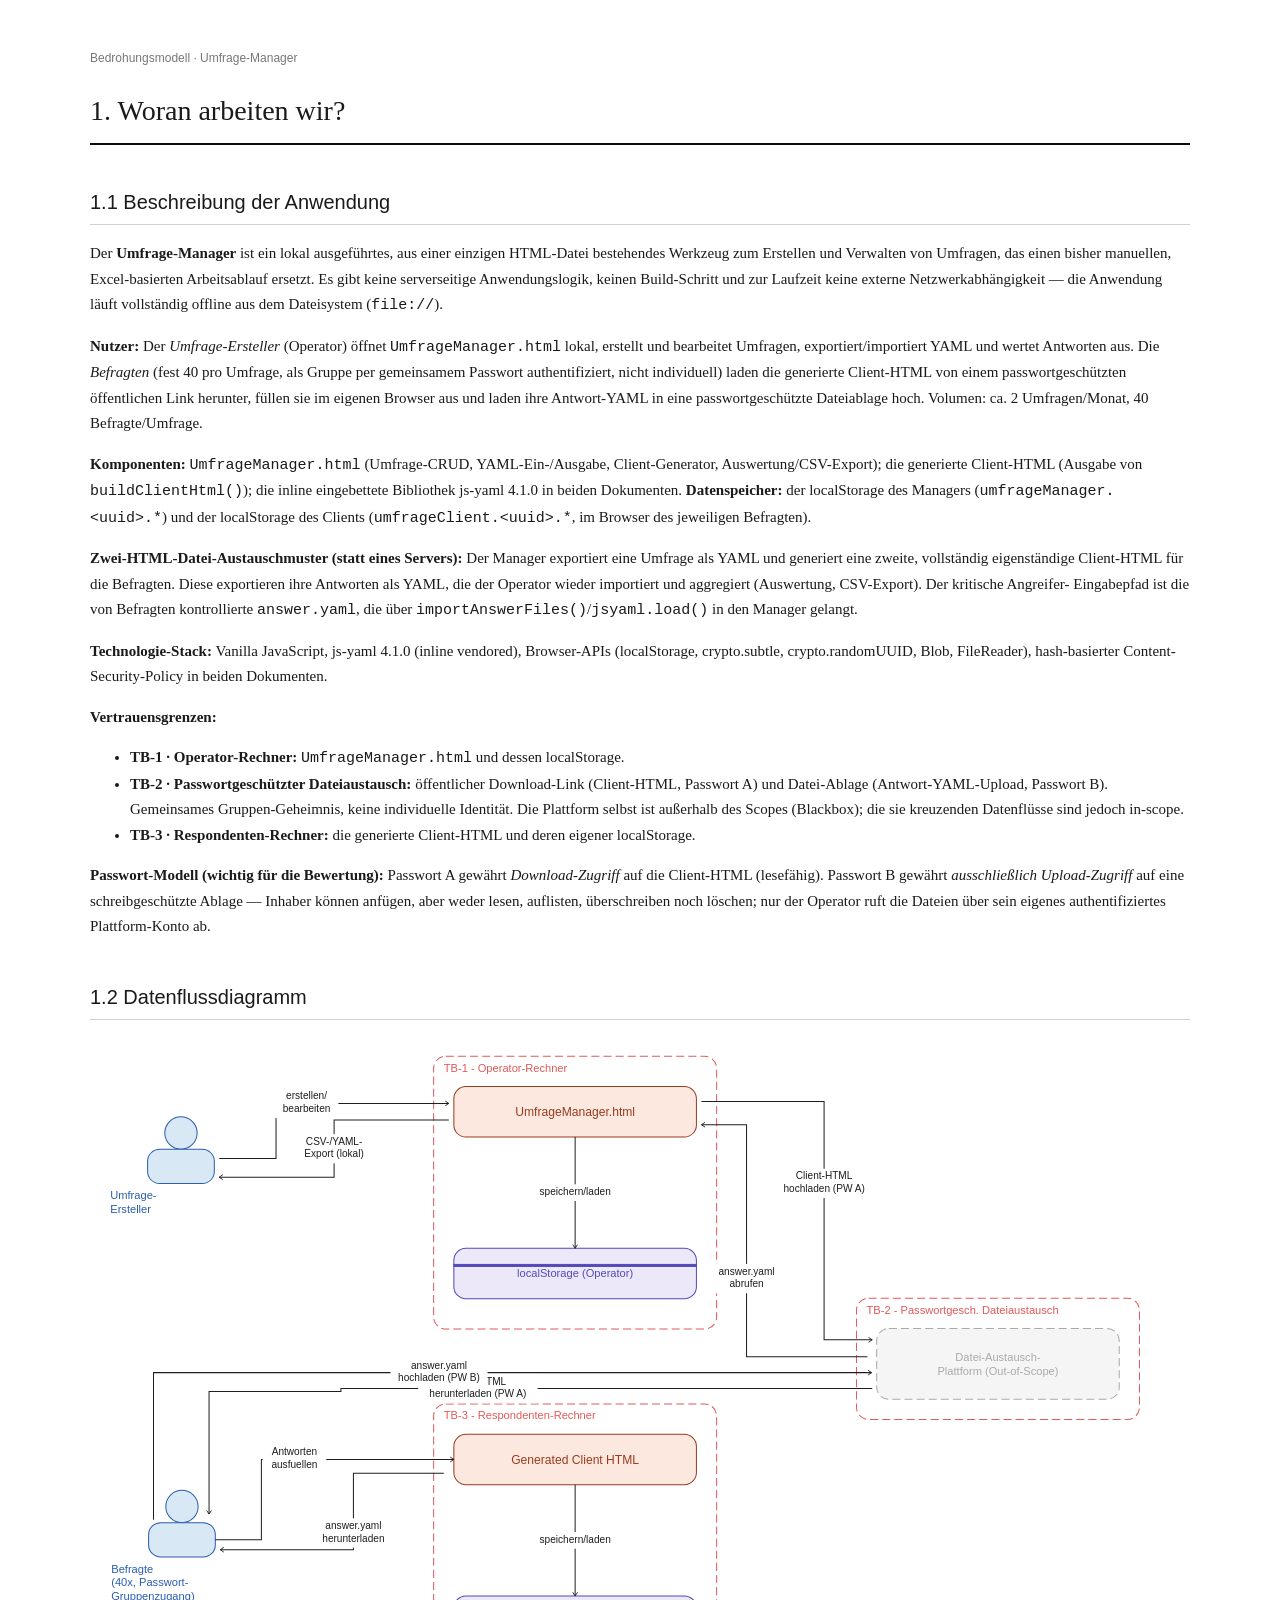
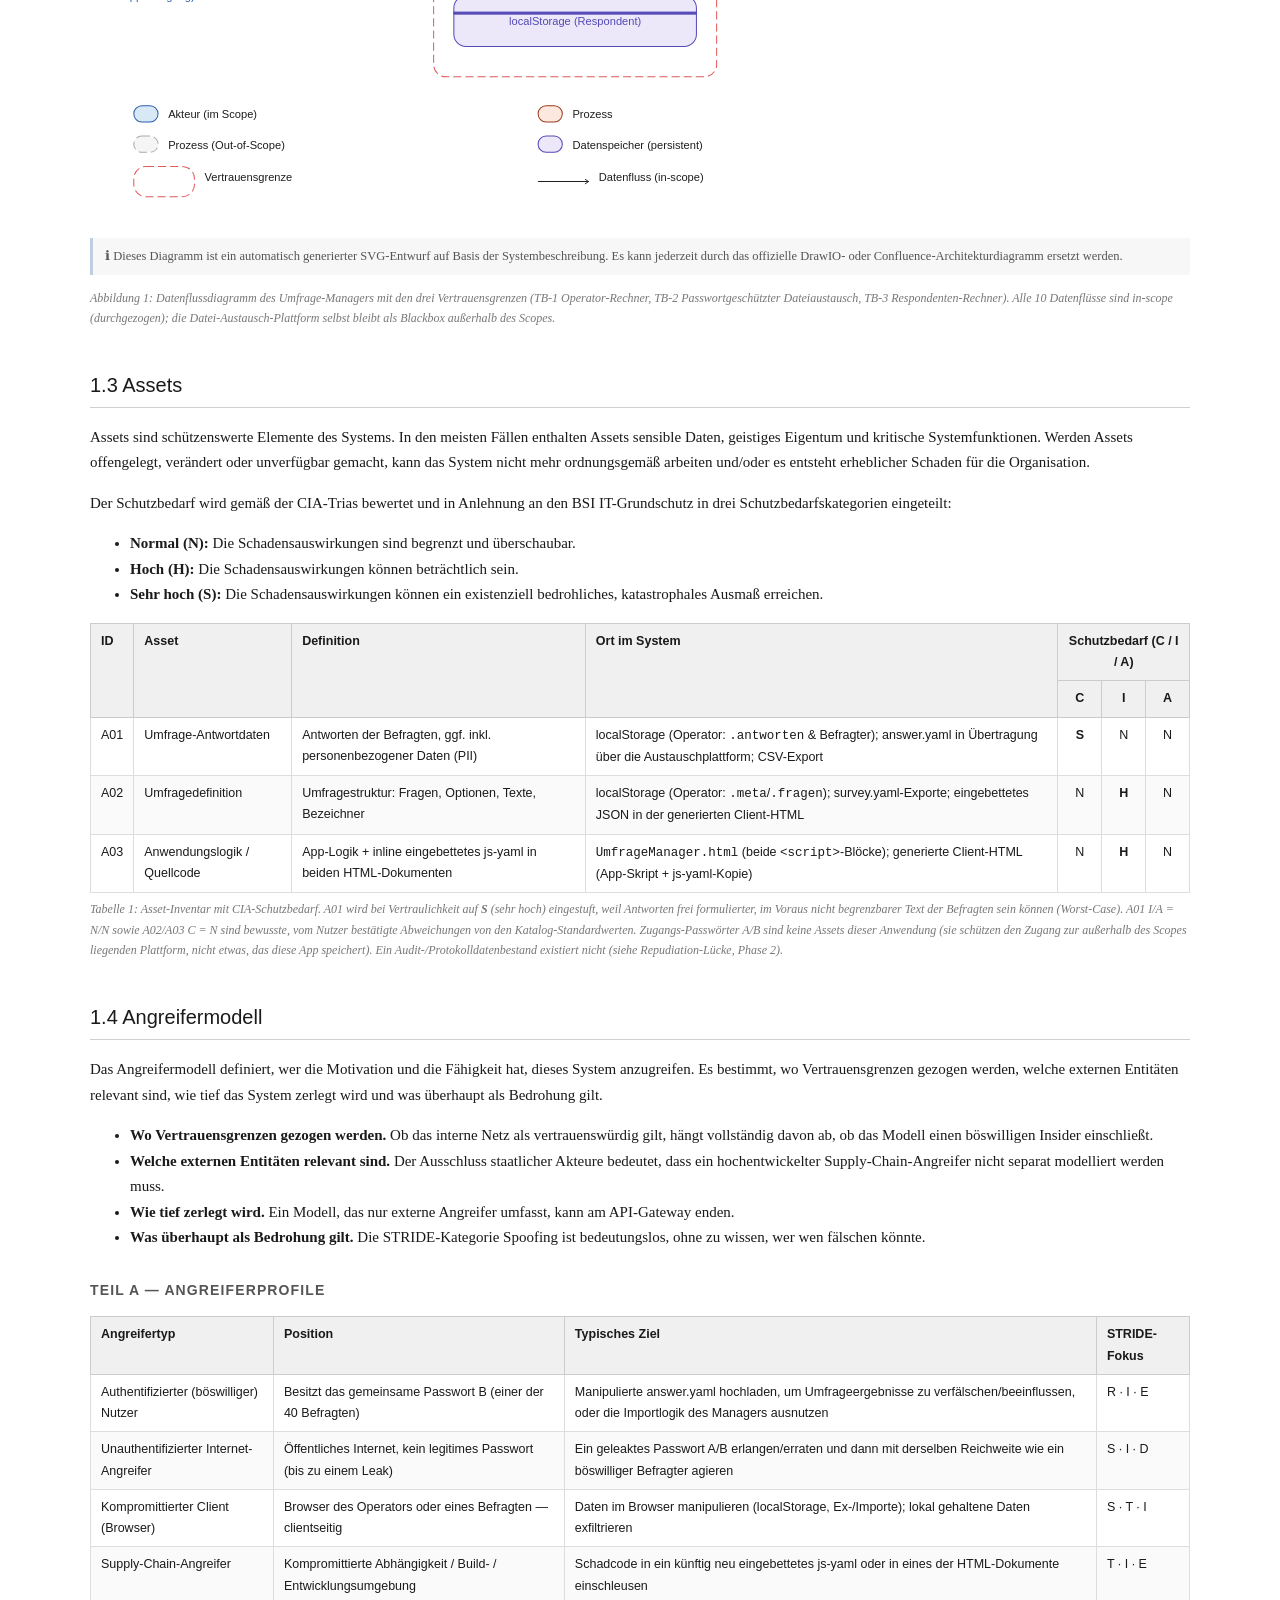
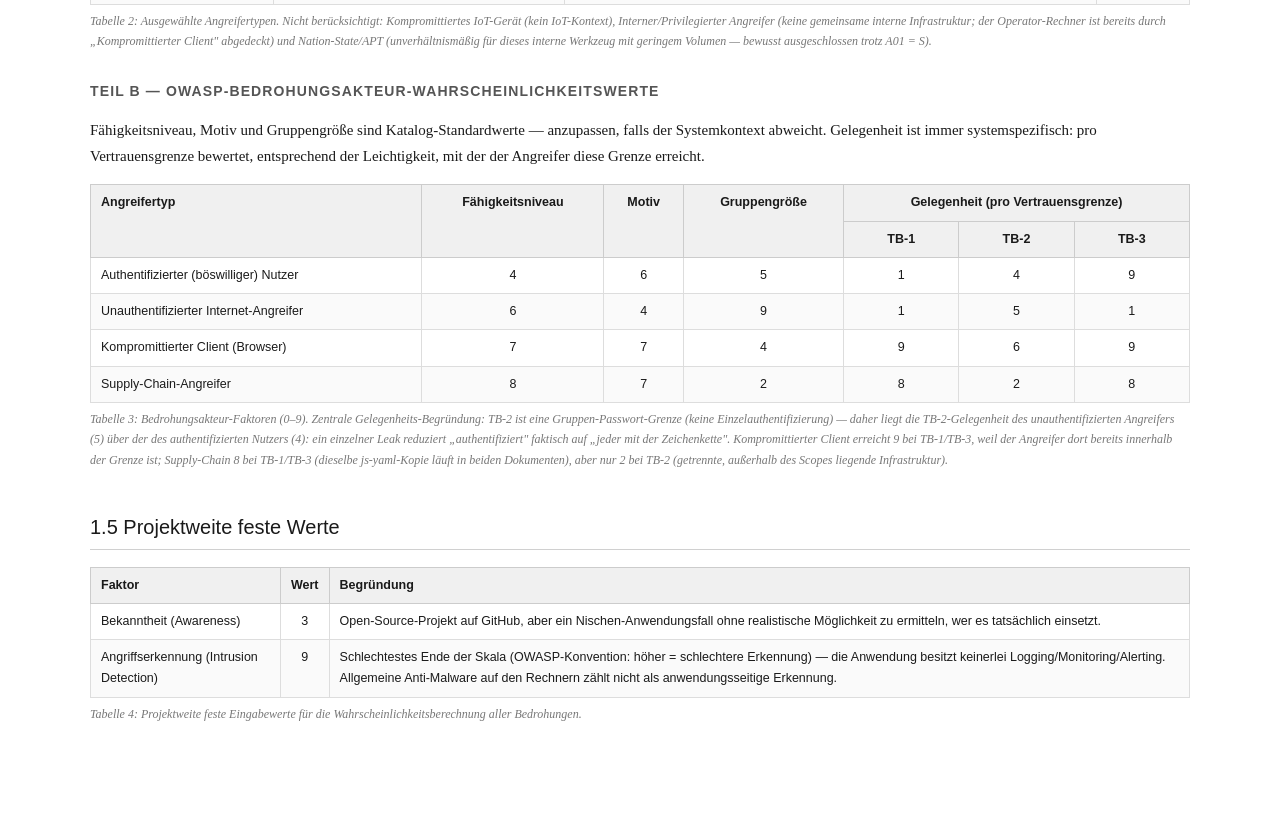
<file: docs/security/ThreatModel/threatmodel_umfragemanager_phase1_systembeschreibung.html>
<!DOCTYPE html>
<html lang="de">
<head>
<meta charset="UTF-8">
<meta name="viewport" content="width=device-width, initial-scale=1.0">
<title>Bedrohungsmodell Umfrage-Manager — Phase 1: Systembeschreibung</title>
<style>
  body {
    font-family: Georgia, serif;
    font-size: 15px;
    line-height: 1.7;
    color: #1a1a1a;
    max-width: 1100px;
    margin: 0 auto;
    padding: 48px 40px 80px;
  }
  h1 {
    font-size: 28px;
    font-weight: normal;
    border-bottom: 2px solid #0d0d0d;
    padding-bottom: 8px;
  }
  h2 {
    font-size: 20px;
    font-weight: normal;
    font-family: Arial, sans-serif;
    border-bottom: 1px solid #d0d0d0;
    padding-bottom: 5px;
    margin-top: 40px;
  }
  h3 {
    font-size: 14px;
    font-weight: bold;
    font-family: Arial, sans-serif;
    text-transform: uppercase;
    letter-spacing: 0.08em;
    color: #555;
    margin-top: 28px;
  }
  table {
    border-collapse: collapse;
    width: 100%;
    font-family: Arial, sans-serif;
    font-size: 12.5px;
    margin-top: 12px;
  }
  th {
    background: #f0f0f0;
    font-weight: bold;
    border: 1px solid #ccc;
    padding: 7px 10px;
    text-align: left;
    vertical-align: top;
  }
  td {
    border: 1px solid #ddd;
    padding: 7px 10px;
    vertical-align: top;
  }
  tbody tr:nth-child(even) {
    background: #fafafa;
  }
  .tb-row td {
    background: #f0f4f8;
    font-weight: bold;
    color: #2a4a6b;
    border-top: 2px solid #c0cfe0;
  }
  .caption {
    font-size: 12px;
    color: #777;
    font-style: italic;
    margin-top: 6px;
    margin-bottom: 24px;
  }
  .dfd-note {
    font-size: 12.5px;
    color: #555;
    background: #f7f7f7;
    border-left: 3px solid #c0cfe0;
    padding: 8px 12px;
    margin-top: 12px;
  }
  .dfd-figure { text-align: center; margin-top: 16px; }
  .dfd-figure svg { max-width: 100%; height: auto; }
</style>
</head>
<body>

<p style="font-family:Arial,sans-serif;font-size:12px;color:#777;margin:0 0 4px;">Bedrohungsmodell · Umfrage-Manager</p>

<h1>1. Woran arbeiten wir?</h1>

<h2>1.1 Beschreibung der Anwendung</h2>
<p>
  Der <strong>Umfrage-Manager</strong> ist ein lokal ausgeführtes, aus einer einzigen HTML-Datei bestehendes Werkzeug
  zum Erstellen und Verwalten von Umfragen, das einen bisher manuellen, Excel-basierten Arbeitsablauf ersetzt. Es gibt
  keine serverseitige Anwendungslogik, keinen Build-Schritt und zur Laufzeit keine externe Netzwerkabhängigkeit — die
  Anwendung läuft vollständig offline aus dem Dateisystem (<code>file://</code>).
</p>
<p>
  <strong>Nutzer:</strong> Der <em>Umfrage-Ersteller</em> (Operator) öffnet <code>UmfrageManager.html</code> lokal,
  erstellt und bearbeitet Umfragen, exportiert/importiert YAML und wertet Antworten aus. Die <em>Befragten</em> (fest
  40 pro Umfrage, als Gruppe per gemeinsamem Passwort authentifiziert, nicht individuell) laden die generierte
  Client-HTML von einem passwortgeschützten öffentlichen Link herunter, füllen sie im eigenen Browser aus und laden
  ihre Antwort-YAML in eine passwortgeschützte Dateiablage hoch. Volumen: ca. 2 Umfragen/Monat, 40 Befragte/Umfrage.
</p>
<p>
  <strong>Komponenten:</strong> <code>UmfrageManager.html</code> (Umfrage-CRUD, YAML-Ein-/Ausgabe, Client-Generator,
  Auswertung/CSV-Export); die generierte Client-HTML (Ausgabe von <code>buildClientHtml()</code>); die inline
  eingebettete Bibliothek js-yaml 4.1.0 in beiden Dokumenten. <strong>Datenspeicher:</strong> der localStorage des
  Managers (<code>umfrageManager.&lt;uuid&gt;.*</code>) und der localStorage des Clients
  (<code>umfrageClient.&lt;uuid&gt;.*</code>, im Browser des jeweiligen Befragten).
</p>
<p>
  <strong>Zwei-HTML-Datei-Austauschmuster (statt eines Servers):</strong> Der Manager exportiert eine Umfrage als YAML
  und generiert eine zweite, vollständig eigenständige Client-HTML für die Befragten. Diese exportieren ihre Antworten
  als YAML, die der Operator wieder importiert und aggregiert (Auswertung, CSV-Export). Der kritische Angreifer-
  Eingabepfad ist die von Befragten kontrollierte <code>answer.yaml</code>, die über
  <code>importAnswerFiles()</code>/<code>jsyaml.load()</code> in den Manager gelangt.
</p>
<p>
  <strong>Technologie-Stack:</strong> Vanilla JavaScript, js-yaml 4.1.0 (inline vendored), Browser-APIs
  (localStorage, crypto.subtle, crypto.randomUUID, Blob, FileReader), hash-basierter Content-Security-Policy in beiden
  Dokumenten.
</p>
<p>
  <strong>Vertrauensgrenzen:</strong>
</p>
<ul>
  <li><strong>TB-1 · Operator-Rechner:</strong> <code>UmfrageManager.html</code> und dessen localStorage.</li>
  <li><strong>TB-2 · Passwortgeschützter Dateiaustausch:</strong> öffentlicher Download-Link (Client-HTML, Passwort A)
    und Datei-Ablage (Antwort-YAML-Upload, Passwort B). Gemeinsames Gruppen-Geheimnis, keine individuelle Identität.
    Die Plattform selbst ist außerhalb des Scopes (Blackbox); die sie kreuzenden Datenflüsse sind jedoch in-scope.</li>
  <li><strong>TB-3 · Respondenten-Rechner:</strong> die generierte Client-HTML und deren eigener localStorage.</li>
</ul>
<p>
  <strong>Passwort-Modell (wichtig für die Bewertung):</strong> Passwort A gewährt <em>Download-Zugriff</em> auf die
  Client-HTML (lesefähig). Passwort B gewährt <em>ausschließlich Upload-Zugriff</em> auf eine schreibgeschützte Ablage
  — Inhaber können anfügen, aber weder lesen, auflisten, überschreiben noch löschen; nur der Operator ruft die Dateien
  über sein eigenes authentifiziertes Plattform-Konto ab.
</p>

<h2>1.2 Datenflussdiagramm</h2>
<div class="dfd-figure">
<svg xmlns="http://www.w3.org/2000/svg" width="100%" viewBox="-20 50 1088.35 772.67">
  <defs><marker id="arr" viewBox="0 0 10 10" refX="8" refY="5" markerWidth="6" markerHeight="6" orient="auto-start-reverse"><path d="M2 1L8 5L2 9" fill="none" stroke="context-stroke" stroke-width="1.5" /></marker></defs>
  <rect x="-20" y="50" width="1088.35" height="772.67" fill="#ffffff" />
  <rect x="320" y="70" width="280" height="270" rx="12" fill="none" stroke="#e05a5a" stroke-width="1" stroke-dasharray="8 4" />
  <rect x="738.35" y="309.39" width="280" height="120" rx="12" fill="none" stroke="#e05a5a" stroke-width="1" stroke-dasharray="8 4" />
  <rect x="320" y="414" width="280" height="270" rx="12" fill="none" stroke="#e05a5a" stroke-width="1" stroke-dasharray="8 4" />
  <text x="330" y="85.35" font-family="Arial, sans-serif" font-size="11" fill="#e05a5a" text-anchor="start"><tspan x="330" dy="0">TB-1 - Operator-Rechner</tspan></text>
  <text x="748.35" y="324.74" font-family="Arial, sans-serif" font-size="11" fill="#e05a5a" text-anchor="start"><tspan x="748.35" dy="0">TB-2 - Passwortgesch. Dateiaustausch</tspan></text>
  <text x="330" y="429.35" font-family="Arial, sans-serif" font-size="11" fill="#e05a5a" text-anchor="start"><tspan x="330" dy="0">TB-3 - Respondenten-Rechner</tspan></text>
  <ellipse cx="70" cy="146" rx="16" ry="16" fill="#d8e8f5" stroke="#2a5db0" stroke-width="1" />
  <rect x="37" y="162" width="66" height="34" rx="12" fill="#d8e8f5" stroke="#2a5db0" stroke-width="1" />
  <text x="0" y="211.35" font-family="Arial, sans-serif" font-size="11" fill="#2a5db0" text-anchor="start"><tspan x="0" dy="0">Umfrage-</tspan><tspan x="0" dy="13.75">Ersteller</tspan></text>
  <ellipse cx="70.99" cy="515.51" rx="16" ry="16" fill="#d8e8f5" stroke="#2a5db0" stroke-width="1" />
  <rect x="37.99" y="531.51" width="66" height="34" rx="12" fill="#d8e8f5" stroke="#2a5db0" stroke-width="1" />
  <text x="0.99" y="580.86" font-family="Arial, sans-serif" font-size="11" fill="#2a5db0" text-anchor="start"><tspan x="0.99" dy="0">Befragte</tspan><tspan x="0.99" dy="13.75">(40x, Passwort-</tspan><tspan x="0.99" dy="13.75">Gruppenzugang)</tspan></text>
  <rect x="340" y="100" width="240" height="50" rx="12" fill="#fde8e0" stroke="#993c1d" stroke-width="1" />
  <text x="460" y="129.2" font-family="Arial, sans-serif" font-size="12" fill="#993c1d" text-anchor="middle"><tspan x="460" dy="0">UmfrageManager.html</tspan></text>
  <rect x="340" y="260" width="240" height="50" rx="12" fill="#ece8fa" stroke="#534ab7" stroke-width="1" />
  <rect x="340" y="276" width="240" height="2" rx="0" fill="#534ab7" stroke="#534ab7" stroke-width="1" />
  <text x="460" y="288.85" font-family="Arial, sans-serif" font-size="11" fill="#534ab7" text-anchor="middle"><tspan x="460" dy="0">localStorage (Operator)</tspan></text>
  <rect x="758.35" y="339.39" width="240" height="70.01" rx="12" fill="#f5f5f5" stroke="#aaaaaa" stroke-width="1" stroke-dasharray="8 4" />
  <text x="878.35" y="371.37" font-family="Arial, sans-serif" font-size="11" fill="#aaaaaa" text-anchor="middle"><tspan x="878.35" dy="0">Datei-Austausch-</tspan><tspan x="878.35" dy="13.75">Plattform (Out-of-Scope)</tspan></text>
  <rect x="340" y="444" width="240" height="50" rx="12" fill="#fde8e0" stroke="#993c1d" stroke-width="1" />
  <text x="460" y="473.2" font-family="Arial, sans-serif" font-size="12" fill="#993c1d" text-anchor="middle"><tspan x="460" dy="0">Generated Client HTML</tspan></text>
  <rect x="340" y="604" width="240" height="50" rx="12" fill="#ece8fa" stroke="#534ab7" stroke-width="1" />
  <rect x="340" y="620" width="240" height="2" rx="0" fill="#534ab7" stroke="#534ab7" stroke-width="1" />
  <text x="460" y="632.85" font-family="Arial, sans-serif" font-size="11" fill="#534ab7" text-anchor="middle"><tspan x="460" dy="0">localStorage (Respondent)</tspan></text>
  <polyline points="107.89,171.1 164.05,171.1 164.05,116.71 335.01,116.71" fill="none" stroke="#1e1e1e" stroke-width="1" marker-end="url(#arr)" />
  <polyline points="460,150 460,260" fill="none" stroke="#1e1e1e" stroke-width="1" marker-end="url(#arr)" />
  <polyline points="584.98,114.76 706.31,114.76 706.31,350.65 753.91,350.65" fill="none" stroke="#1e1e1e" stroke-width="1" marker-end="url(#arr)" />
  <polyline points="753.96,398.88 228.26,398.88 228.26,401.65 97.79,401.65 97.79,523.02" fill="none" stroke="#1e1e1e" stroke-width="1" marker-end="url(#arr)" />
  <polyline points="103.99,548.51 149.57,548.51 149.57,469.01 340,469.01" fill="none" stroke="#1e1e1e" stroke-width="1" marker-end="url(#arr)" />
  <polyline points="460,494 460,604" fill="none" stroke="#1e1e1e" stroke-width="1" marker-end="url(#arr)" />
  <polyline points="42.83,528.62 42.83,383.06 753.36,383.06" fill="none" stroke="#1e1e1e" stroke-width="1" marker-end="url(#arr)" />
  <polyline points="749.21,367.31 629.6,367.31 629.6,137.75 584.97,137.75" fill="none" stroke="#1e1e1e" stroke-width="1" marker-end="url(#arr)" />
  <polyline points="335.01,133.2 221.5,133.2 221.5,189.7 107.79,189.7" fill="none" stroke="#1e1e1e" stroke-width="1" marker-end="url(#arr)" />
  <rect x="23.33" y="712.67" width="24" height="16" rx="8" fill="#d8e8f5" stroke="#2a5db0" stroke-width="1" />
  <text x="57.33" y="725.02" font-family="Arial, sans-serif" font-size="11" fill="#1e1e1e" text-anchor="start"><tspan x="57.33" dy="0">Akteur (im Scope)</tspan></text>
  <rect x="423.33" y="712.67" width="24" height="16" rx="8" fill="#fde8e0" stroke="#993c1d" stroke-width="1" />
  <text x="457.33" y="725.02" font-family="Arial, sans-serif" font-size="11" fill="#1e1e1e" text-anchor="start"><tspan x="457.33" dy="0">Prozess</tspan></text>
  <rect x="23.33" y="742.67" width="24" height="16" rx="8" fill="#f5f5f5" stroke="#aaaaaa" stroke-width="1" stroke-dasharray="8 4" />
  <text x="57.33" y="755.02" font-family="Arial, sans-serif" font-size="11" fill="#1e1e1e" text-anchor="start"><tspan x="57.33" dy="0">Prozess (Out-of-Scope)</tspan></text>
  <rect x="423.33" y="742.67" width="24" height="16" rx="8" fill="#ece8fa" stroke="#534ab7" stroke-width="1" />
  <text x="457.33" y="755.02" font-family="Arial, sans-serif" font-size="11" fill="#1e1e1e" text-anchor="start"><tspan x="457.33" dy="0">Datenspeicher (persistent)</tspan></text>
  <rect x="23.33" y="772.67" width="60" height="30" rx="12" fill="none" stroke="#e05a5a" stroke-width="1" stroke-dasharray="8 4" />
  <text x="93.33" y="787.02" font-family="Arial, sans-serif" font-size="11" fill="#1e1e1e" text-anchor="start"><tspan x="93.33" dy="0">Vertrauensgrenze</tspan></text>
  <polyline points="423.33,787.67 473.33,787.67" fill="none" stroke="#1e1e1e" stroke-width="1" marker-end="url(#arr)" />
  <text x="483.33" y="787.02" font-family="Arial, sans-serif" font-size="11" fill="#1e1e1e" text-anchor="start"><tspan x="483.33" dy="0">Datenfluss (in-scope)</tspan></text>
  <polyline points="330.01,482.7 240.63,482.7 240.63,558.29 108.83,558.29" fill="none" stroke="#1e1e1e" stroke-width="1" marker-end="url(#arr)" />
  <rect x="162.75" y="102.21" width="63" height="29" fill="#ffffff" /><text x="194.25" y="112.71" font-family="Arial, sans-serif" font-size="10" fill="#1e1e1e" text-anchor="middle"><tspan x="194.25" dy="0">erstellen/</tspan><tspan x="194.25" dy="12.5">bearbeiten</tspan></text>
  <rect x="414.75" y="196.75" width="90.5" height="16.5" fill="#ffffff" /><text x="460" y="207.25" font-family="Arial, sans-serif" font-size="10" fill="#1e1e1e" text-anchor="middle"><tspan x="460" dy="0">speichern/laden</tspan></text>
  <rect x="658.31" y="181.34" width="96" height="29" fill="#ffffff" /><text x="706.31" y="191.84" font-family="Arial, sans-serif" font-size="10" fill="#1e1e1e" text-anchor="middle"><tspan x="706.31" dy="0">Client-HTML</tspan><tspan x="706.31" dy="12.5">hochladen (PW A)</tspan></text>
  <rect x="304.81" y="384.38" width="118" height="29" fill="#ffffff" /><text x="363.81" y="394.88" font-family="Arial, sans-serif" font-size="10" fill="#1e1e1e" text-anchor="middle"><tspan x="363.81" dy="0">Client-HTML</tspan><tspan x="363.81" dy="12.5">herunterladen (PW A)</tspan></text>
  <rect x="150.74" y="454.51" width="63" height="29" fill="#ffffff" /><text x="182.24" y="465.01" font-family="Arial, sans-serif" font-size="10" fill="#1e1e1e" text-anchor="middle"><tspan x="182.24" dy="0">Antworten</tspan><tspan x="182.24" dy="12.5">ausfuellen</tspan></text>
  <rect x="414.75" y="540.75" width="90.5" height="16.5" fill="#ffffff" /><text x="460" y="551.25" font-family="Arial, sans-serif" font-size="10" fill="#1e1e1e" text-anchor="middle"><tspan x="460" dy="0">speichern/laden</tspan></text>
  <rect x="277.32" y="368.56" width="96" height="29" fill="#ffffff" /><text x="325.32" y="379.06" font-family="Arial, sans-serif" font-size="10" fill="#1e1e1e" text-anchor="middle"><tspan x="325.32" dy="0">answer.yaml</tspan><tspan x="325.32" dy="12.5">hochladen (PW B)</tspan></text>
  <rect x="595.35" y="275.52" width="68.5" height="29" fill="#ffffff" /><text x="629.6" y="286.02" font-family="Arial, sans-serif" font-size="10" fill="#1e1e1e" text-anchor="middle"><tspan x="629.6" dy="0">answer.yaml</tspan><tspan x="629.6" dy="12.5">abrufen</tspan></text>
  <rect x="179" y="147.05" width="85" height="29" fill="#ffffff" /><text x="221.5" y="157.55" font-family="Arial, sans-serif" font-size="10" fill="#1e1e1e" text-anchor="middle"><tspan x="221.5" dy="0">CSV-/YAML-</tspan><tspan x="221.5" dy="12.5">Export (lokal)</tspan></text>
  <rect x="200.88" y="527.21" width="79.5" height="29" fill="#ffffff" /><text x="240.63" y="537.71" font-family="Arial, sans-serif" font-size="10" fill="#1e1e1e" text-anchor="middle"><tspan x="240.63" dy="0">answer.yaml</tspan><tspan x="240.63" dy="12.5">herunterladen</tspan></text>
</svg>
</div>
<p class="dfd-note">
  ℹ Dieses Diagramm ist ein automatisch generierter SVG-Entwurf auf Basis der Systembeschreibung. Es kann jederzeit
  durch das offizielle DrawIO- oder Confluence-Architekturdiagramm ersetzt werden.
</p>
<p class="caption">
  Abbildung 1: Datenflussdiagramm des Umfrage-Managers mit den drei Vertrauensgrenzen (TB-1 Operator-Rechner, TB-2
  Passwortgeschützter Dateiaustausch, TB-3 Respondenten-Rechner). Alle 10 Datenflüsse sind in-scope (durchgezogen); die
  Datei-Austausch-Plattform selbst bleibt als Blackbox außerhalb des Scopes.
</p>

<h2>1.3 Assets</h2>
<p>
  Assets sind schützenswerte Elemente des Systems. In den meisten Fällen enthalten Assets sensible Daten, geistiges
  Eigentum und kritische Systemfunktionen. Werden Assets offengelegt, verändert oder unverfügbar gemacht, kann das
  System nicht mehr ordnungsgemäß arbeiten und/oder es entsteht erheblicher Schaden für die Organisation.
</p>
<p>
  Der Schutzbedarf wird gemäß der CIA-Trias bewertet und in Anlehnung an den BSI IT-Grundschutz in drei
  Schutzbedarfskategorien eingeteilt:
</p>
<ul>
  <li><strong>Normal (N):</strong> Die Schadensauswirkungen sind begrenzt und überschaubar.</li>
  <li><strong>Hoch (H):</strong> Die Schadensauswirkungen können beträchtlich sein.</li>
  <li><strong>Sehr hoch (S):</strong> Die Schadensauswirkungen können ein existenziell bedrohliches, katastrophales
    Ausmaß erreichen.</li>
</ul>
<table>
  <thead>
    <tr>
      <th rowspan="2">ID</th>
      <th rowspan="2">Asset</th>
      <th rowspan="2">Definition</th>
      <th rowspan="2">Ort im System</th>
      <th colspan="3" style="text-align:center;">Schutzbedarf (C / I / A)</th>
    </tr>
    <tr>
      <th style="text-align:center;">C</th>
      <th style="text-align:center;">I</th>
      <th style="text-align:center;">A</th>
    </tr>
  </thead>
  <tbody>
    <tr>
      <td>A01</td>
      <td>Umfrage-Antwortdaten</td>
      <td>Antworten der Befragten, ggf. inkl. personenbezogener Daten (PII)</td>
      <td>localStorage (Operator: <code>.antworten</code> &amp; Befragter); answer.yaml in Übertragung über die Austauschplattform; CSV-Export</td>
      <td style="text-align:center;"><strong>S</strong></td>
      <td style="text-align:center;">N</td>
      <td style="text-align:center;">N</td>
    </tr>
    <tr>
      <td>A02</td>
      <td>Umfragedefinition</td>
      <td>Umfragestruktur: Fragen, Optionen, Texte, Bezeichner</td>
      <td>localStorage (Operator: <code>.meta</code>/<code>.fragen</code>); survey.yaml-Exporte; eingebettetes JSON in der generierten Client-HTML</td>
      <td style="text-align:center;">N</td>
      <td style="text-align:center;"><strong>H</strong></td>
      <td style="text-align:center;">N</td>
    </tr>
    <tr>
      <td>A03</td>
      <td>Anwendungslogik / Quellcode</td>
      <td>App-Logik + inline eingebettetes js-yaml in beiden HTML-Dokumenten</td>
      <td><code>UmfrageManager.html</code> (beide <code>&lt;script&gt;</code>-Blöcke); generierte Client-HTML (App-Skript + js-yaml-Kopie)</td>
      <td style="text-align:center;">N</td>
      <td style="text-align:center;"><strong>H</strong></td>
      <td style="text-align:center;">N</td>
    </tr>
  </tbody>
</table>
<p class="caption">
  Tabelle 1: Asset-Inventar mit CIA-Schutzbedarf. A01 wird bei Vertraulichkeit auf <strong>S</strong> (sehr hoch)
  eingestuft, weil Antworten frei formulierter, im Voraus nicht begrenzbarer Text der Befragten sein können
  (Worst-Case). A01 I/A = N/N sowie A02/A03 C = N sind bewusste, vom Nutzer bestätigte Abweichungen von den
  Katalog-Standardwerten. Zugangs-Passwörter A/B sind keine Assets dieser Anwendung (sie schützen den Zugang zur
  außerhalb des Scopes liegenden Plattform, nicht etwas, das diese App speichert). Ein Audit-/Protokolldatenbestand
  existiert nicht (siehe Repudiation-Lücke, Phase 2).
</p>

<h2>1.4 Angreifermodell</h2>
<p>
  Das Angreifermodell definiert, wer die Motivation und die Fähigkeit hat, dieses System anzugreifen. Es bestimmt, wo
  Vertrauensgrenzen gezogen werden, welche externen Entitäten relevant sind, wie tief das System zerlegt wird und was
  überhaupt als Bedrohung gilt.
</p>
<ul>
  <li><strong>Wo Vertrauensgrenzen gezogen werden.</strong> Ob das interne Netz als vertrauenswürdig gilt, hängt
    vollständig davon ab, ob das Modell einen böswilligen Insider einschließt.</li>
  <li><strong>Welche externen Entitäten relevant sind.</strong> Der Ausschluss staatlicher Akteure bedeutet, dass ein
    hochentwickelter Supply-Chain-Angreifer nicht separat modelliert werden muss.</li>
  <li><strong>Wie tief zerlegt wird.</strong> Ein Modell, das nur externe Angreifer umfasst, kann am API-Gateway enden.</li>
  <li><strong>Was überhaupt als Bedrohung gilt.</strong> Die STRIDE-Kategorie Spoofing ist bedeutungslos, ohne zu
    wissen, wer wen fälschen könnte.</li>
</ul>

<h3>Teil A — Angreiferprofile</h3>
<table>
  <thead>
    <tr>
      <th>Angreifertyp</th>
      <th>Position</th>
      <th>Typisches Ziel</th>
      <th>STRIDE-Fokus</th>
    </tr>
  </thead>
  <tbody>
    <tr>
      <td>Authentifizierter (böswilliger) Nutzer</td>
      <td>Besitzt das gemeinsame Passwort B (einer der 40 Befragten)</td>
      <td>Manipulierte answer.yaml hochladen, um Umfrageergebnisse zu verfälschen/beeinflussen, oder die Importlogik des Managers ausnutzen</td>
      <td>R · I · E</td>
    </tr>
    <tr>
      <td>Unauthentifizierter Internet-Angreifer</td>
      <td>Öffentliches Internet, kein legitimes Passwort (bis zu einem Leak)</td>
      <td>Ein geleaktes Passwort A/B erlangen/erraten und dann mit derselben Reichweite wie ein böswilliger Befragter agieren</td>
      <td>S · I · D</td>
    </tr>
    <tr>
      <td>Kompromittierter Client (Browser)</td>
      <td>Browser des Operators oder eines Befragten — clientseitig</td>
      <td>Daten im Browser manipulieren (localStorage, Ex-/Importe); lokal gehaltene Daten exfiltrieren</td>
      <td>S · T · I</td>
    </tr>
    <tr>
      <td>Supply-Chain-Angreifer</td>
      <td>Kompromittierte Abhängigkeit / Build- / Entwicklungsumgebung</td>
      <td>Schadcode in ein künftig neu eingebettetes js-yaml oder in eines der HTML-Dokumente einschleusen</td>
      <td>T · I · E</td>
    </tr>
  </tbody>
</table>
<p class="caption">
  Tabelle 2: Ausgewählte Angreifertypen. Nicht berücksichtigt: Kompromittiertes IoT-Gerät (kein IoT-Kontext),
  Interner/Privilegierter Angreifer (keine gemeinsame interne Infrastruktur; der Operator-Rechner ist bereits durch
  „Kompromittierter Client" abgedeckt) und Nation-State/APT (unverhältnismäßig für dieses interne Werkzeug mit
  geringem Volumen — bewusst ausgeschlossen trotz A01 = S).
</p>

<h3>Teil B — OWASP-Bedrohungsakteur-Wahrscheinlichkeitswerte</h3>
<p>
  Fähigkeitsniveau, Motiv und Gruppengröße sind Katalog-Standardwerte — anzupassen, falls der Systemkontext abweicht.
  Gelegenheit ist immer systemspezifisch: pro Vertrauensgrenze bewertet, entsprechend der Leichtigkeit, mit der der
  Angreifer diese Grenze erreicht.
</p>
<table>
  <thead>
    <tr>
      <th rowspan="2">Angreifertyp</th>
      <th rowspan="2" style="text-align:center;">Fähigkeits&shy;niveau</th>
      <th rowspan="2" style="text-align:center;">Motiv</th>
      <th rowspan="2" style="text-align:center;">Gruppen&shy;größe</th>
      <th colspan="3" style="text-align:center;">Gelegenheit (pro Vertrauensgrenze)</th>
    </tr>
    <tr>
      <th style="text-align:center;">TB-1</th>
      <th style="text-align:center;">TB-2</th>
      <th style="text-align:center;">TB-3</th>
    </tr>
  </thead>
  <tbody>
    <tr>
      <td>Authentifizierter (böswilliger) Nutzer</td>
      <td style="text-align:center;">4</td><td style="text-align:center;">6</td><td style="text-align:center;">5</td>
      <td style="text-align:center;">1</td><td style="text-align:center;">4</td><td style="text-align:center;">9</td>
    </tr>
    <tr>
      <td>Unauthentifizierter Internet-Angreifer</td>
      <td style="text-align:center;">6</td><td style="text-align:center;">4</td><td style="text-align:center;">9</td>
      <td style="text-align:center;">1</td><td style="text-align:center;">5</td><td style="text-align:center;">1</td>
    </tr>
    <tr>
      <td>Kompromittierter Client (Browser)</td>
      <td style="text-align:center;">7</td><td style="text-align:center;">7</td><td style="text-align:center;">4</td>
      <td style="text-align:center;">9</td><td style="text-align:center;">6</td><td style="text-align:center;">9</td>
    </tr>
    <tr>
      <td>Supply-Chain-Angreifer</td>
      <td style="text-align:center;">8</td><td style="text-align:center;">7</td><td style="text-align:center;">2</td>
      <td style="text-align:center;">8</td><td style="text-align:center;">2</td><td style="text-align:center;">8</td>
    </tr>
  </tbody>
</table>
<p class="caption">
  Tabelle 3: Bedrohungsakteur-Faktoren (0–9). Zentrale Gelegenheits-Begründung: TB-2 ist eine Gruppen-Passwort-Grenze
  (keine Einzelauthentifizierung) — daher liegt die TB-2-Gelegenheit des unauthentifizierten Angreifers (5) über der
  des authentifizierten Nutzers (4): ein einzelner Leak reduziert „authentifiziert" faktisch auf „jeder mit der
  Zeichenkette". Kompromittierter Client erreicht 9 bei TB-1/TB-3, weil der Angreifer dort bereits innerhalb der Grenze
  ist; Supply-Chain 8 bei TB-1/TB-3 (dieselbe js-yaml-Kopie läuft in beiden Dokumenten), aber nur 2 bei TB-2 (getrennte,
  außerhalb des Scopes liegende Infrastruktur).
</p>

<h2>1.5 Projektweite feste Werte</h2>
<table style="width:auto;">
  <thead>
    <tr>
      <th>Faktor</th>
      <th style="text-align:center;">Wert</th>
      <th>Begründung</th>
    </tr>
  </thead>
  <tbody>
    <tr>
      <td>Bekanntheit (Awareness)</td>
      <td style="text-align:center;">3</td>
      <td>Open-Source-Projekt auf GitHub, aber ein Nischen-Anwendungsfall ohne realistische Möglichkeit zu ermitteln, wer es tatsächlich einsetzt.</td>
    </tr>
    <tr>
      <td>Angriffserkennung (Intrusion Detection)</td>
      <td style="text-align:center;">9</td>
      <td>Schlechtestes Ende der Skala (OWASP-Konvention: höher = schlechtere Erkennung) — die Anwendung besitzt keinerlei Logging/Monitoring/Alerting. Allgemeine Anti-Malware auf den Rechnern zählt nicht als anwendungsseitige Erkennung.</td>
    </tr>
  </tbody>
</table>
<p class="caption">
  Tabelle 4: Projektweite feste Eingabewerte für die Wahrscheinlichkeitsberechnung aller Bedrohungen.
</p>

</body>
</html>
</file>
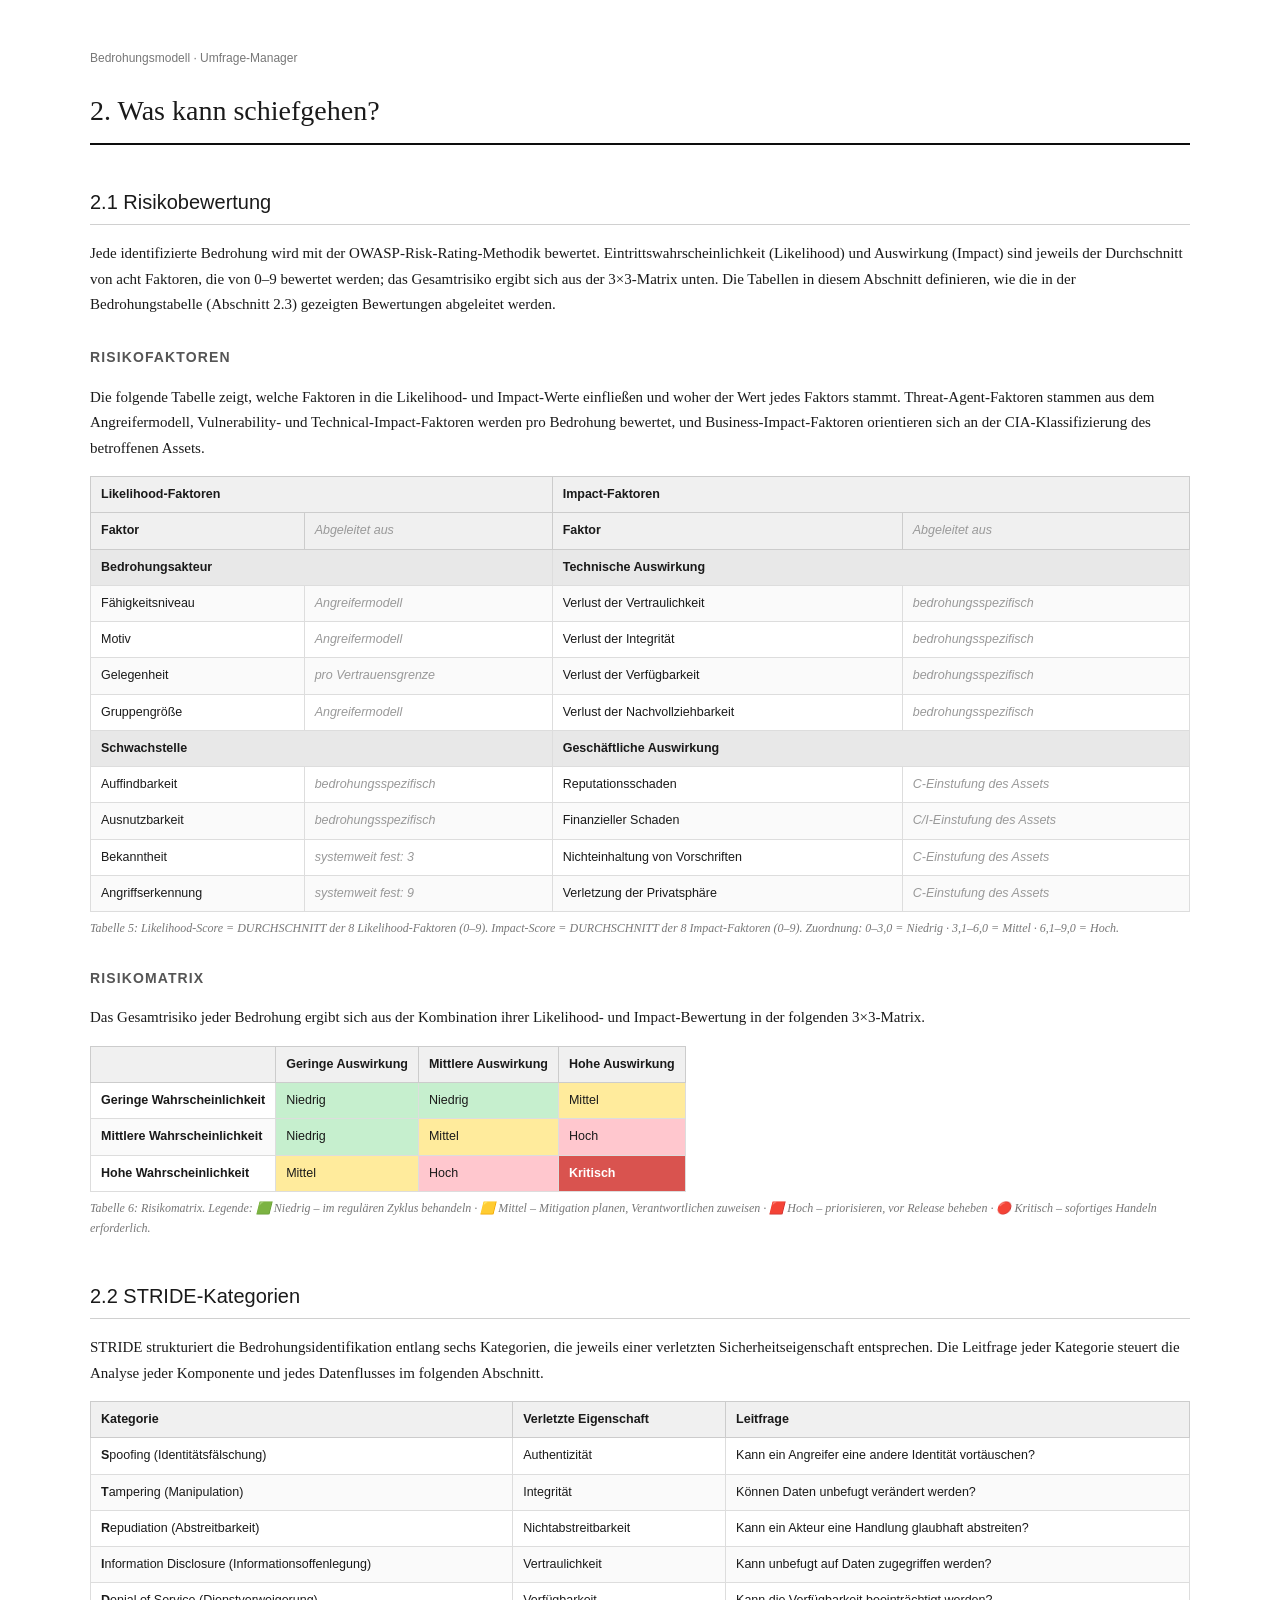
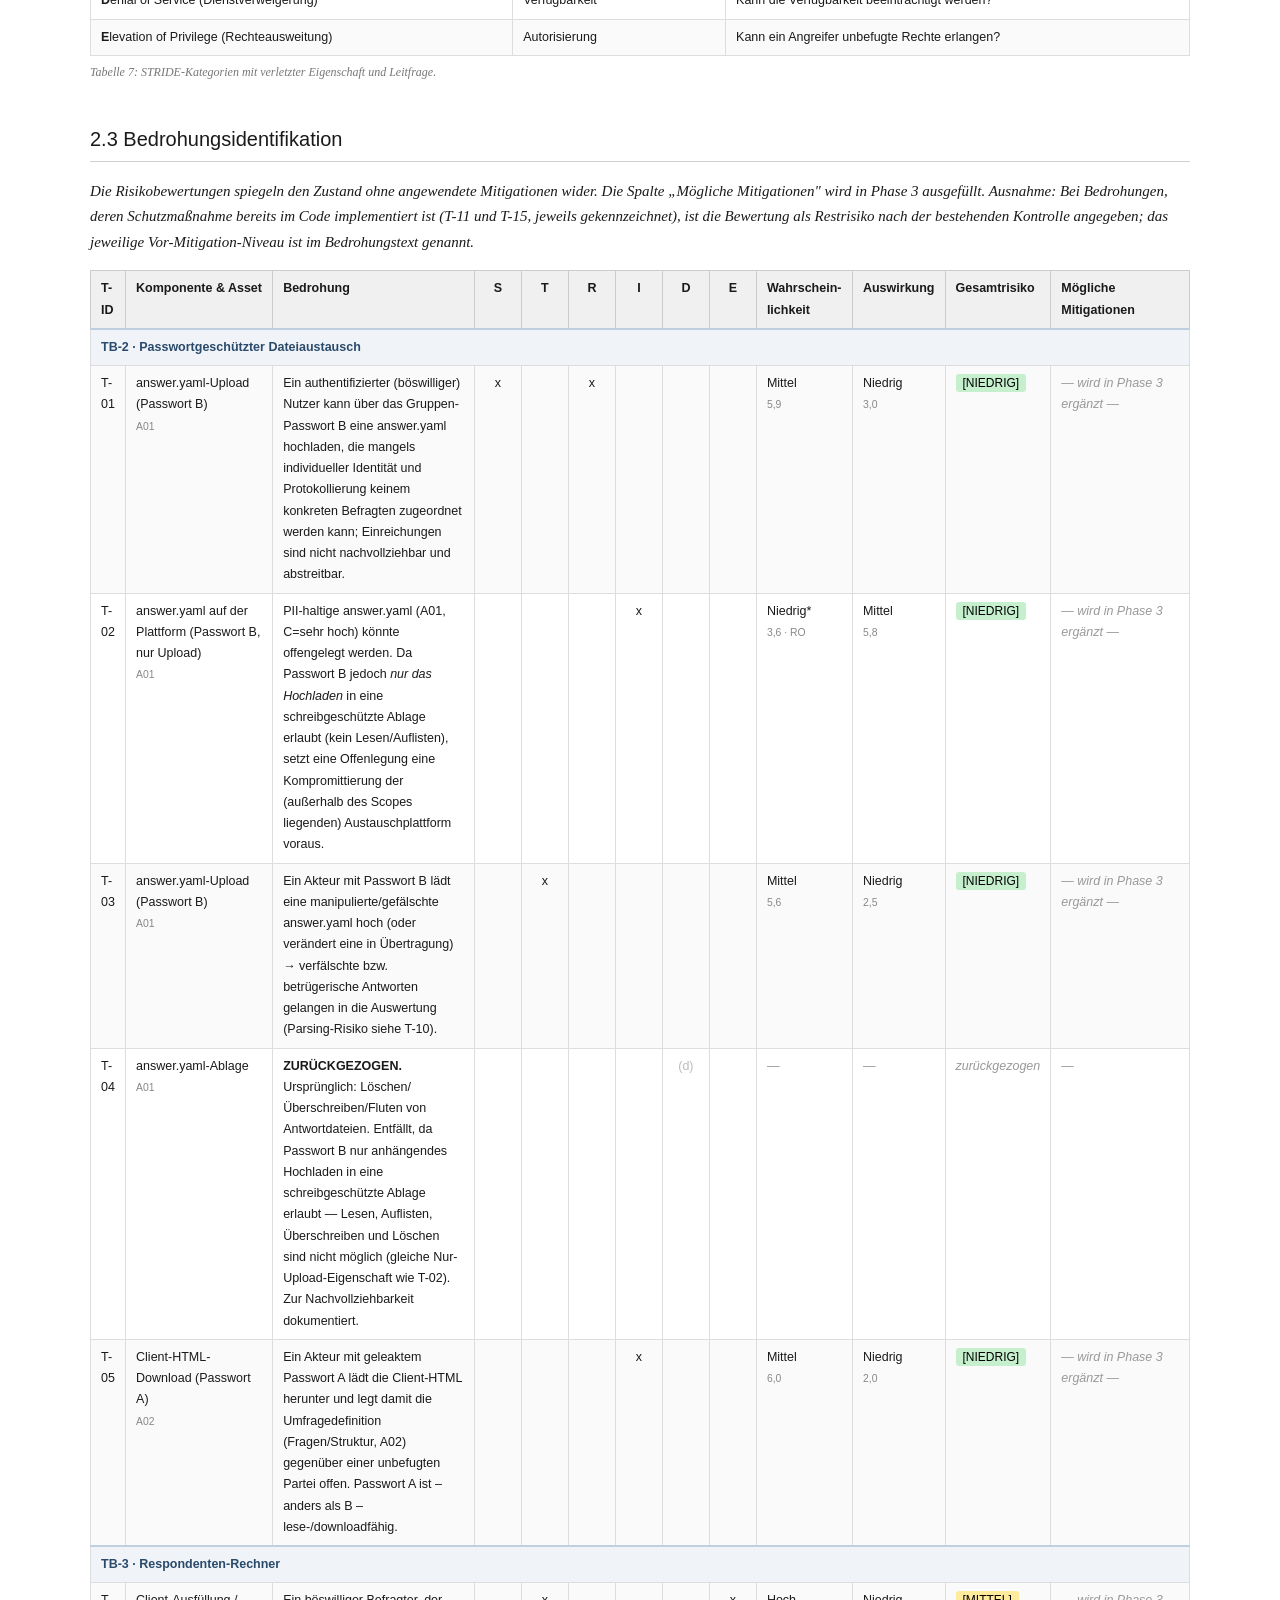
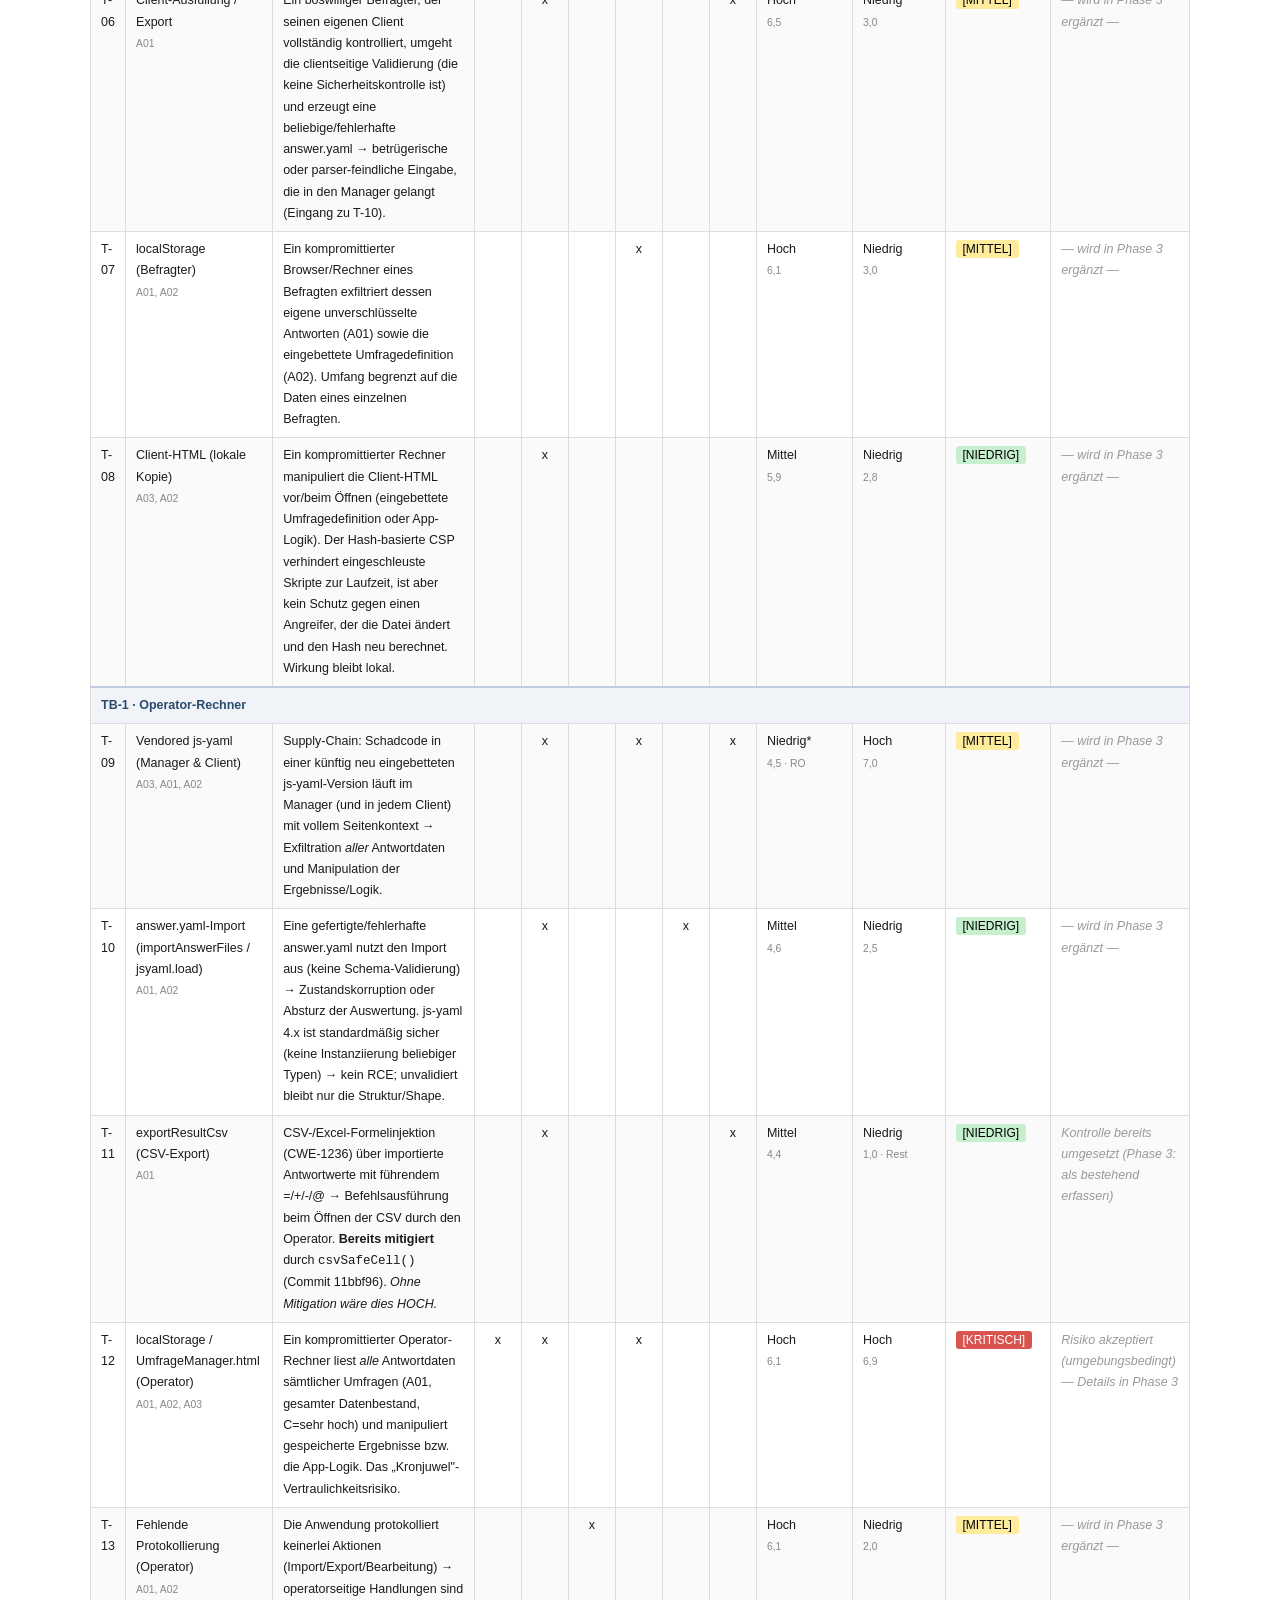
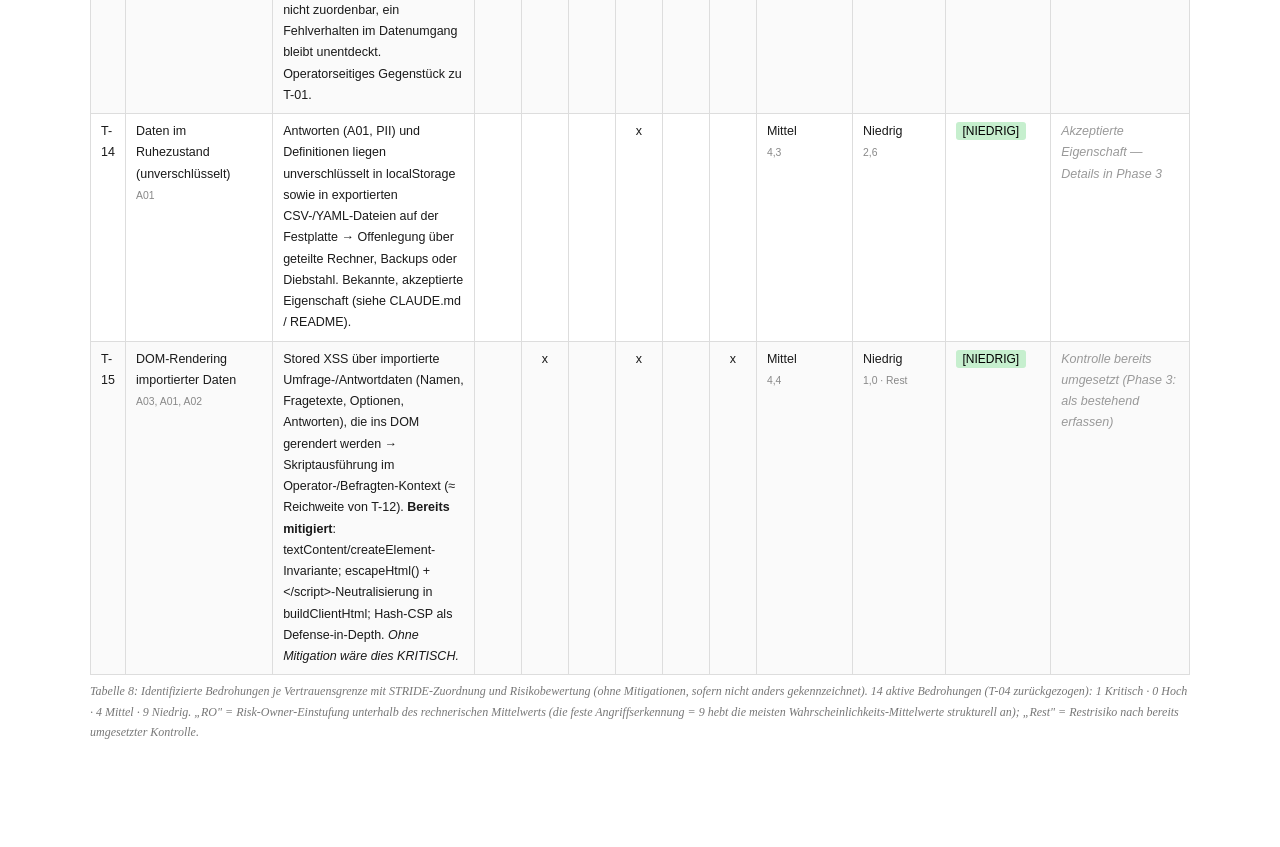
<file: docs/security/ThreatModel/threatmodel_umfragemanager_phase2_bedrohungen.html>
<!DOCTYPE html>
<html lang="de">
<head>
<meta charset="UTF-8">
<meta name="viewport" content="width=device-width, initial-scale=1.0">
<title>Bedrohungsmodell Umfrage-Manager — Phase 2: Was kann schiefgehen?</title>
<style>
  body {
    font-family: Georgia, serif;
    font-size: 15px;
    line-height: 1.7;
    color: #1a1a1a;
    max-width: 1100px;
    margin: 0 auto;
    padding: 48px 40px 80px;
  }
  h1 {
    font-size: 28px;
    font-weight: normal;
    border-bottom: 2px solid #0d0d0d;
    padding-bottom: 8px;
  }
  h2 {
    font-size: 20px;
    font-weight: normal;
    font-family: Arial, sans-serif;
    border-bottom: 1px solid #d0d0d0;
    padding-bottom: 5px;
    margin-top: 40px;
  }
  h3 {
    font-size: 14px;
    font-weight: bold;
    font-family: Arial, sans-serif;
    text-transform: uppercase;
    letter-spacing: 0.08em;
    color: #555;
    margin-top: 28px;
  }
  table {
    border-collapse: collapse;
    width: 100%;
    font-family: Arial, sans-serif;
    font-size: 12.5px;
    margin-top: 12px;
  }
  th {
    background: #f0f0f0;
    font-weight: bold;
    border: 1px solid #ccc;
    padding: 7px 10px;
    text-align: left;
    vertical-align: top;
  }
  td {
    border: 1px solid #ddd;
    padding: 7px 10px;
    vertical-align: top;
  }
  tbody tr:nth-child(even) {
    background: #fafafa;
  }
  .tb-row td {
    background: #f0f4f8;
    font-weight: bold;
    color: #2a4a6b;
    border-top: 2px solid #c0cfe0;
  }
  .caption {
    font-size: 12px;
    color: #777;
    font-style: italic;
    margin-top: 6px;
    margin-bottom: 24px;
  }
</style>
</head>
<body>

<p style="font-family:Arial,sans-serif;font-size:12px;color:#777;margin:0 0 4px;">Bedrohungsmodell · Umfrage-Manager</p>

<h1>2. Was kann schiefgehen?</h1>

<h2>2.1 Risikobewertung</h2>
<p>
  Jede identifizierte Bedrohung wird mit der OWASP-Risk-Rating-Methodik bewertet. Eintrittswahrscheinlichkeit
  (Likelihood) und Auswirkung (Impact) sind jeweils der Durchschnitt von acht Faktoren, die von 0–9 bewertet werden;
  das Gesamtrisiko ergibt sich aus der 3×3-Matrix unten. Die Tabellen in diesem Abschnitt definieren, wie die in der
  Bedrohungstabelle (Abschnitt 2.3) gezeigten Bewertungen abgeleitet werden.
</p>

<h3>Risikofaktoren</h3>
<p>
  Die folgende Tabelle zeigt, welche Faktoren in die Likelihood- und Impact-Werte einfließen und woher der Wert jedes
  Faktors stammt. Threat-Agent-Faktoren stammen aus dem Angreifermodell, Vulnerability- und Technical-Impact-Faktoren
  werden pro Bedrohung bewertet, und Business-Impact-Faktoren orientieren sich an der CIA-Klassifizierung des betroffenen
  Assets.
</p>
<table>
  <thead>
    <tr>
      <th colspan="2">Likelihood-Faktoren</th>
      <th colspan="2">Impact-Faktoren</th>
    </tr>
    <tr>
      <th>Faktor</th>
      <th style="color:#999;font-weight:normal;font-style:italic;">Abgeleitet aus</th>
      <th>Faktor</th>
      <th style="color:#999;font-weight:normal;font-style:italic;">Abgeleitet aus</th>
    </tr>
  </thead>
  <tbody>
    <tr style="background:#e8e8e8;">
      <td colspan="2"><strong>Bedrohungsakteur</strong></td>
      <td colspan="2"><strong>Technische Auswirkung</strong></td>
    </tr>
    <tr>
      <td>Fähigkeitsniveau</td>
      <td style="color:#999;font-style:italic;">Angreifermodell</td>
      <td>Verlust der Vertraulichkeit</td>
      <td style="color:#999;font-style:italic;">bedrohungsspezifisch</td>
    </tr>
    <tr>
      <td>Motiv</td>
      <td style="color:#999;font-style:italic;">Angreifermodell</td>
      <td>Verlust der Integrität</td>
      <td style="color:#999;font-style:italic;">bedrohungsspezifisch</td>
    </tr>
    <tr>
      <td>Gelegenheit</td>
      <td style="color:#999;font-style:italic;">pro Vertrauensgrenze</td>
      <td>Verlust der Verfügbarkeit</td>
      <td style="color:#999;font-style:italic;">bedrohungsspezifisch</td>
    </tr>
    <tr>
      <td>Gruppengröße</td>
      <td style="color:#999;font-style:italic;">Angreifermodell</td>
      <td>Verlust der Nachvollziehbarkeit</td>
      <td style="color:#999;font-style:italic;">bedrohungsspezifisch</td>
    </tr>
    <tr style="background:#e8e8e8;">
      <td colspan="2"><strong>Schwachstelle</strong></td>
      <td colspan="2"><strong>Geschäftliche Auswirkung</strong></td>
    </tr>
    <tr>
      <td>Auffindbarkeit</td>
      <td style="color:#999;font-style:italic;">bedrohungsspezifisch</td>
      <td>Reputationsschaden</td>
      <td style="color:#999;font-style:italic;">C-Einstufung des Assets</td>
    </tr>
    <tr>
      <td>Ausnutzbarkeit</td>
      <td style="color:#999;font-style:italic;">bedrohungsspezifisch</td>
      <td>Finanzieller Schaden</td>
      <td style="color:#999;font-style:italic;">C/I-Einstufung des Assets</td>
    </tr>
    <tr>
      <td>Bekanntheit</td>
      <td style="color:#999;font-style:italic;">systemweit fest: 3</td>
      <td>Nichteinhaltung von Vorschriften</td>
      <td style="color:#999;font-style:italic;">C-Einstufung des Assets</td>
    </tr>
    <tr>
      <td>Angriffserkennung</td>
      <td style="color:#999;font-style:italic;">systemweit fest: 9</td>
      <td>Verletzung der Privatsphäre</td>
      <td style="color:#999;font-style:italic;">C-Einstufung des Assets</td>
    </tr>
  </tbody>
</table>
<p class="caption">
  Tabelle 5: Likelihood-Score = DURCHSCHNITT der 8 Likelihood-Faktoren (0–9). Impact-Score = DURCHSCHNITT der 8
  Impact-Faktoren (0–9). Zuordnung: 0–3,0 = Niedrig · 3,1–6,0 = Mittel · 6,1–9,0 = Hoch.
</p>

<h3>Risikomatrix</h3>
<p>
  Das Gesamtrisiko jeder Bedrohung ergibt sich aus der Kombination ihrer Likelihood- und Impact-Bewertung in der
  folgenden 3×3-Matrix.
</p>
<table style="width:auto;">
  <thead>
    <tr>
      <th></th>
      <th>Geringe Auswirkung</th>
      <th>Mittlere Auswirkung</th>
      <th>Hohe Auswirkung</th>
    </tr>
  </thead>
  <tbody>
    <tr>
      <td><strong>Geringe Wahrscheinlichkeit</strong></td>
      <td style="background:#c6efce;">Niedrig</td>
      <td style="background:#c6efce;">Niedrig</td>
      <td style="background:#ffeb9c;">Mittel</td>
    </tr>
    <tr>
      <td><strong>Mittlere Wahrscheinlichkeit</strong></td>
      <td style="background:#c6efce;">Niedrig</td>
      <td style="background:#ffeb9c;">Mittel</td>
      <td style="background:#ffc7ce;">Hoch</td>
    </tr>
    <tr>
      <td><strong>Hohe Wahrscheinlichkeit</strong></td>
      <td style="background:#ffeb9c;">Mittel</td>
      <td style="background:#ffc7ce;">Hoch</td>
      <td style="background:#d9534f;color:#fff;"><strong>Kritisch</strong></td>
    </tr>
  </tbody>
</table>
<p class="caption">
  Tabelle 6: Risikomatrix. Legende: 🟩 Niedrig – im regulären Zyklus behandeln · 🟨 Mittel – Mitigation planen,
  Verantwortlichen zuweisen · 🟥 Hoch – priorisieren, vor Release beheben · 🔴 Kritisch – sofortiges Handeln erforderlich.
</p>

<h2>2.2 STRIDE-Kategorien</h2>
<p>
  STRIDE strukturiert die Bedrohungsidentifikation entlang sechs Kategorien, die jeweils einer verletzten
  Sicherheitseigenschaft entsprechen. Die Leitfrage jeder Kategorie steuert die Analyse jeder Komponente und jedes
  Datenflusses im folgenden Abschnitt.
</p>
<table>
  <thead>
    <tr>
      <th>Kategorie</th>
      <th>Verletzte Eigenschaft</th>
      <th>Leitfrage</th>
    </tr>
  </thead>
  <tbody>
    <tr>
      <td><strong>S</strong>poofing (Identitätsfälschung)</td>
      <td>Authentizität</td>
      <td>Kann ein Angreifer eine andere Identität vortäuschen?</td>
    </tr>
    <tr>
      <td><strong>T</strong>ampering (Manipulation)</td>
      <td>Integrität</td>
      <td>Können Daten unbefugt verändert werden?</td>
    </tr>
    <tr>
      <td><strong>R</strong>epudiation (Abstreitbarkeit)</td>
      <td>Nichtabstreitbarkeit</td>
      <td>Kann ein Akteur eine Handlung glaubhaft abstreiten?</td>
    </tr>
    <tr>
      <td><strong>I</strong>nformation Disclosure (Informationsoffenlegung)</td>
      <td>Vertraulichkeit</td>
      <td>Kann unbefugt auf Daten zugegriffen werden?</td>
    </tr>
    <tr>
      <td><strong>D</strong>enial of Service (Dienstverweigerung)</td>
      <td>Verfügbarkeit</td>
      <td>Kann die Verfügbarkeit beeinträchtigt werden?</td>
    </tr>
    <tr>
      <td><strong>E</strong>levation of Privilege (Rechteausweitung)</td>
      <td>Autorisierung</td>
      <td>Kann ein Angreifer unbefugte Rechte erlangen?</td>
    </tr>
  </tbody>
</table>
<p class="caption">Tabelle 7: STRIDE-Kategorien mit verletzter Eigenschaft und Leitfrage.</p>

<h2>2.3 Bedrohungsidentifikation</h2>
<p style="font-style:italic;">
  Die Risikobewertungen spiegeln den Zustand ohne angewendete Mitigationen wider. Die Spalte „Mögliche Mitigationen"
  wird in Phase 3 ausgefüllt. Ausnahme: Bei Bedrohungen, deren Schutzmaßnahme bereits im Code implementiert ist
  (T-11 und T-15, jeweils gekennzeichnet), ist die Bewertung als Restrisiko <em>nach</em> der bestehenden Kontrolle
  angegeben; das jeweilige Vor-Mitigation-Niveau ist im Bedrohungstext genannt.
</p>
<table>
  <thead>
    <tr>
      <th>T-ID</th>
      <th>Komponente &amp; Asset</th>
      <th>Bedrohung</th>
      <th style="width:26px;text-align:center;">S</th>
      <th style="width:26px;text-align:center;">T</th>
      <th style="width:26px;text-align:center;">R</th>
      <th style="width:26px;text-align:center;">I</th>
      <th style="width:26px;text-align:center;">D</th>
      <th style="width:26px;text-align:center;">E</th>
      <th>Wahrschein&shy;lichkeit</th>
      <th>Auswirkung</th>
      <th>Gesamt&shy;risiko</th>
      <th>Mögliche Mitigationen</th>
    </tr>
  </thead>
  <tbody>

    <tr class="tb-row"><td colspan="13">TB-2 · Passwortgeschützter Dateiaustausch</td></tr>

    <tr>
      <td>T-01</td>
      <td>answer.yaml-Upload (Passwort B)<br /><small style="color:#888;">A01</small></td>
      <td>Ein authentifizierter (böswilliger) Nutzer kann über das Gruppen-Passwort B eine answer.yaml hochladen, die mangels individueller Identität und Protokollierung keinem konkreten Befragten zugeordnet werden kann; Einreichungen sind nicht nachvollziehbar und abstreitbar.</td>
      <td style="text-align:center;">x</td><td style="text-align:center;"></td><td style="text-align:center;">x</td><td style="text-align:center;"></td><td style="text-align:center;"></td><td style="text-align:center;"></td>
      <td>Mittel<br /><small style="color:#888;">5,9</small></td>
      <td>Niedrig<br /><small style="color:#888;">3,0</small></td>
      <td><span style="padding:2px 7px;border-radius:3px;font-size:12px;font-family:Arial,sans-serif;background:#c6efce;color:#000">[NIEDRIG]</span></td>
      <td style="color:#999;font-style:italic;">— wird in Phase 3 ergänzt —</td>
    </tr>

    <tr>
      <td>T-02</td>
      <td>answer.yaml auf der Plattform (Passwort B, nur Upload)<br /><small style="color:#888;">A01</small></td>
      <td>PII-haltige answer.yaml (A01, C=sehr hoch) könnte offengelegt werden. Da Passwort B jedoch <em>nur das Hochladen</em> in eine schreibgeschützte Ablage erlaubt (kein Lesen/Auflisten), setzt eine Offenlegung eine Kompromittierung der (außerhalb des Scopes liegenden) Austauschplattform voraus.</td>
      <td style="text-align:center;"></td><td style="text-align:center;"></td><td style="text-align:center;"></td><td style="text-align:center;">x</td><td style="text-align:center;"></td><td style="text-align:center;"></td>
      <td>Niedrig*<br /><small style="color:#888;">3,6 · RO</small></td>
      <td>Mittel<br /><small style="color:#888;">5,8</small></td>
      <td><span style="padding:2px 7px;border-radius:3px;font-size:12px;font-family:Arial,sans-serif;background:#c6efce;color:#000">[NIEDRIG]</span></td>
      <td style="color:#999;font-style:italic;">— wird in Phase 3 ergänzt —</td>
    </tr>

    <tr>
      <td>T-03</td>
      <td>answer.yaml-Upload (Passwort B)<br /><small style="color:#888;">A01</small></td>
      <td>Ein Akteur mit Passwort B lädt eine manipulierte/gefälschte answer.yaml hoch (oder verändert eine in Übertragung) → verfälschte bzw. betrügerische Antworten gelangen in die Auswertung (Parsing-Risiko siehe T-10).</td>
      <td style="text-align:center;"></td><td style="text-align:center;">x</td><td style="text-align:center;"></td><td style="text-align:center;"></td><td style="text-align:center;"></td><td style="text-align:center;"></td>
      <td>Mittel<br /><small style="color:#888;">5,6</small></td>
      <td>Niedrig<br /><small style="color:#888;">2,5</small></td>
      <td><span style="padding:2px 7px;border-radius:3px;font-size:12px;font-family:Arial,sans-serif;background:#c6efce;color:#000">[NIEDRIG]</span></td>
      <td style="color:#999;font-style:italic;">— wird in Phase 3 ergänzt —</td>
    </tr>

    <tr>
      <td>T-04</td>
      <td>answer.yaml-Ablage<br /><small style="color:#888;">A01</small></td>
      <td><strong>ZURÜCKGEZOGEN.</strong> Ursprünglich: Löschen/Überschreiben/Fluten von Antwortdateien. Entfällt, da Passwort B nur anhängendes Hochladen in eine schreibgeschützte Ablage erlaubt — Lesen, Auflisten, Überschreiben und Löschen sind nicht möglich (gleiche Nur-Upload-Eigenschaft wie T-02). Zur Nachvollziehbarkeit dokumentiert.</td>
      <td style="text-align:center;"></td><td style="text-align:center;"></td><td style="text-align:center;"></td><td style="text-align:center;"></td><td style="text-align:center;color:#bbb;">(d)</td><td style="text-align:center;"></td>
      <td style="color:#999;">—</td>
      <td style="color:#999;">—</td>
      <td style="color:#999;font-style:italic;">zurückgezogen</td>
      <td style="color:#999;font-style:italic;">—</td>
    </tr>

    <tr>
      <td>T-05</td>
      <td>Client-HTML-Download (Passwort A)<br /><small style="color:#888;">A02</small></td>
      <td>Ein Akteur mit geleaktem Passwort A lädt die Client-HTML herunter und legt damit die Umfragedefinition (Fragen/Struktur, A02) gegenüber einer unbefugten Partei offen. Passwort A ist – anders als B – lese-/downloadfähig.</td>
      <td style="text-align:center;"></td><td style="text-align:center;"></td><td style="text-align:center;"></td><td style="text-align:center;">x</td><td style="text-align:center;"></td><td style="text-align:center;"></td>
      <td>Mittel<br /><small style="color:#888;">6,0</small></td>
      <td>Niedrig<br /><small style="color:#888;">2,0</small></td>
      <td><span style="padding:2px 7px;border-radius:3px;font-size:12px;font-family:Arial,sans-serif;background:#c6efce;color:#000">[NIEDRIG]</span></td>
      <td style="color:#999;font-style:italic;">— wird in Phase 3 ergänzt —</td>
    </tr>

    <tr class="tb-row"><td colspan="13">TB-3 · Respondenten-Rechner</td></tr>

    <tr>
      <td>T-06</td>
      <td>Client-Ausfüllung / Export<br /><small style="color:#888;">A01</small></td>
      <td>Ein böswilliger Befragter, der seinen eigenen Client vollständig kontrolliert, umgeht die clientseitige Validierung (die keine Sicherheitskontrolle ist) und erzeugt eine beliebige/fehlerhafte answer.yaml → betrügerische oder parser-feindliche Eingabe, die in den Manager gelangt (Eingang zu T-10).</td>
      <td style="text-align:center;"></td><td style="text-align:center;">x</td><td style="text-align:center;"></td><td style="text-align:center;"></td><td style="text-align:center;"></td><td style="text-align:center;">x</td>
      <td>Hoch<br /><small style="color:#888;">6,5</small></td>
      <td>Niedrig<br /><small style="color:#888;">3,0</small></td>
      <td><span style="padding:2px 7px;border-radius:3px;font-size:12px;font-family:Arial,sans-serif;background:#ffeb9c;color:#000">[MITTEL]</span></td>
      <td style="color:#999;font-style:italic;">— wird in Phase 3 ergänzt —</td>
    </tr>

    <tr>
      <td>T-07</td>
      <td>localStorage (Befragter)<br /><small style="color:#888;">A01, A02</small></td>
      <td>Ein kompromittierter Browser/Rechner eines Befragten exfiltriert dessen eigene unverschlüsselte Antworten (A01) sowie die eingebettete Umfragedefinition (A02). Umfang begrenzt auf die Daten eines einzelnen Befragten.</td>
      <td style="text-align:center;"></td><td style="text-align:center;"></td><td style="text-align:center;"></td><td style="text-align:center;">x</td><td style="text-align:center;"></td><td style="text-align:center;"></td>
      <td>Hoch<br /><small style="color:#888;">6,1</small></td>
      <td>Niedrig<br /><small style="color:#888;">3,0</small></td>
      <td><span style="padding:2px 7px;border-radius:3px;font-size:12px;font-family:Arial,sans-serif;background:#ffeb9c;color:#000">[MITTEL]</span></td>
      <td style="color:#999;font-style:italic;">— wird in Phase 3 ergänzt —</td>
    </tr>

    <tr>
      <td>T-08</td>
      <td>Client-HTML (lokale Kopie)<br /><small style="color:#888;">A03, A02</small></td>
      <td>Ein kompromittierter Rechner manipuliert die Client-HTML vor/beim Öffnen (eingebettete Umfragedefinition oder App-Logik). Der Hash-basierte CSP verhindert eingeschleuste Skripte zur Laufzeit, ist aber kein Schutz gegen einen Angreifer, der die Datei ändert und den Hash neu berechnet. Wirkung bleibt lokal.</td>
      <td style="text-align:center;"></td><td style="text-align:center;">x</td><td style="text-align:center;"></td><td style="text-align:center;"></td><td style="text-align:center;"></td><td style="text-align:center;"></td>
      <td>Mittel<br /><small style="color:#888;">5,9</small></td>
      <td>Niedrig<br /><small style="color:#888;">2,8</small></td>
      <td><span style="padding:2px 7px;border-radius:3px;font-size:12px;font-family:Arial,sans-serif;background:#c6efce;color:#000">[NIEDRIG]</span></td>
      <td style="color:#999;font-style:italic;">— wird in Phase 3 ergänzt —</td>
    </tr>

    <tr class="tb-row"><td colspan="13">TB-1 · Operator-Rechner</td></tr>

    <tr>
      <td>T-09</td>
      <td>Vendored js-yaml (Manager &amp; Client)<br /><small style="color:#888;">A03, A01, A02</small></td>
      <td>Supply-Chain: Schadcode in einer künftig neu eingebetteten js-yaml-Version läuft im Manager (und in jedem Client) mit vollem Seitenkontext → Exfiltration <em>aller</em> Antwortdaten und Manipulation der Ergebnisse/Logik.</td>
      <td style="text-align:center;"></td><td style="text-align:center;">x</td><td style="text-align:center;"></td><td style="text-align:center;">x</td><td style="text-align:center;"></td><td style="text-align:center;">x</td>
      <td>Niedrig*<br /><small style="color:#888;">4,5 · RO</small></td>
      <td>Hoch<br /><small style="color:#888;">7,0</small></td>
      <td><span style="padding:2px 7px;border-radius:3px;font-size:12px;font-family:Arial,sans-serif;background:#ffeb9c;color:#000">[MITTEL]</span></td>
      <td style="color:#999;font-style:italic;">— wird in Phase 3 ergänzt —</td>
    </tr>

    <tr>
      <td>T-10</td>
      <td>answer.yaml-Import (importAnswerFiles / jsyaml.load)<br /><small style="color:#888;">A01, A02</small></td>
      <td>Eine gefertigte/fehlerhafte answer.yaml nutzt den Import aus (keine Schema-Validierung) → Zustandskorruption oder Absturz der Auswertung. js-yaml 4.x ist standardmäßig sicher (keine Instanziierung beliebiger Typen) → kein RCE; unvalidiert bleibt nur die Struktur/Shape.</td>
      <td style="text-align:center;"></td><td style="text-align:center;">x</td><td style="text-align:center;"></td><td style="text-align:center;"></td><td style="text-align:center;">x</td><td style="text-align:center;"></td>
      <td>Mittel<br /><small style="color:#888;">4,6</small></td>
      <td>Niedrig<br /><small style="color:#888;">2,5</small></td>
      <td><span style="padding:2px 7px;border-radius:3px;font-size:12px;font-family:Arial,sans-serif;background:#c6efce;color:#000">[NIEDRIG]</span></td>
      <td style="color:#999;font-style:italic;">— wird in Phase 3 ergänzt —</td>
    </tr>

    <tr>
      <td>T-11</td>
      <td>exportResultCsv (CSV-Export)<br /><small style="color:#888;">A01</small></td>
      <td>CSV-/Excel-Formelinjektion (CWE-1236) über importierte Antwortwerte mit führendem =/+/-/@ → Befehlsausführung beim Öffnen der CSV durch den Operator. <strong>Bereits mitigiert</strong> durch <code>csvSafeCell()</code> (Commit 11bbf96). <em>Ohne Mitigation wäre dies HOCH.</em></td>
      <td style="text-align:center;"></td><td style="text-align:center;">x</td><td style="text-align:center;"></td><td style="text-align:center;"></td><td style="text-align:center;"></td><td style="text-align:center;">x</td>
      <td>Mittel<br /><small style="color:#888;">4,4</small></td>
      <td>Niedrig<br /><small style="color:#888;">1,0 · Rest</small></td>
      <td><span style="padding:2px 7px;border-radius:3px;font-size:12px;font-family:Arial,sans-serif;background:#c6efce;color:#000">[NIEDRIG]</span></td>
      <td style="color:#999;font-style:italic;">Kontrolle bereits umgesetzt (Phase 3: als bestehend erfassen)</td>
    </tr>

    <tr>
      <td>T-12</td>
      <td>localStorage / UmfrageManager.html (Operator)<br /><small style="color:#888;">A01, A02, A03</small></td>
      <td>Ein kompromittierter Operator-Rechner liest <em>alle</em> Antwortdaten sämtlicher Umfragen (A01, gesamter Datenbestand, C=sehr hoch) und manipuliert gespeicherte Ergebnisse bzw. die App-Logik. Das „Kronjuwel"-Vertraulichkeitsrisiko.</td>
      <td style="text-align:center;">x</td><td style="text-align:center;">x</td><td style="text-align:center;"></td><td style="text-align:center;">x</td><td style="text-align:center;"></td><td style="text-align:center;"></td>
      <td>Hoch<br /><small style="color:#888;">6,1</small></td>
      <td>Hoch<br /><small style="color:#888;">6,9</small></td>
      <td><span style="padding:2px 7px;border-radius:3px;font-size:12px;font-family:Arial,sans-serif;background:#d9534f;color:#fff">[KRITISCH]</span></td>
      <td style="color:#999;font-style:italic;">Risiko akzeptiert (umgebungsbedingt) — Details in Phase 3</td>
    </tr>

    <tr>
      <td>T-13</td>
      <td>Fehlende Protokollierung (Operator)<br /><small style="color:#888;">A01, A02</small></td>
      <td>Die Anwendung protokolliert keinerlei Aktionen (Import/Export/Bearbeitung) → operatorseitige Handlungen sind nicht zuordenbar, ein Fehlverhalten im Datenumgang bleibt unentdeckt. Operatorseitiges Gegenstück zu T-01.</td>
      <td style="text-align:center;"></td><td style="text-align:center;"></td><td style="text-align:center;">x</td><td style="text-align:center;"></td><td style="text-align:center;"></td><td style="text-align:center;"></td>
      <td>Hoch<br /><small style="color:#888;">6,1</small></td>
      <td>Niedrig<br /><small style="color:#888;">2,0</small></td>
      <td><span style="padding:2px 7px;border-radius:3px;font-size:12px;font-family:Arial,sans-serif;background:#ffeb9c;color:#000">[MITTEL]</span></td>
      <td style="color:#999;font-style:italic;">— wird in Phase 3 ergänzt —</td>
    </tr>

    <tr>
      <td>T-14</td>
      <td>Daten im Ruhezustand (unverschlüsselt)<br /><small style="color:#888;">A01</small></td>
      <td>Antworten (A01, PII) und Definitionen liegen unverschlüsselt in localStorage sowie in exportierten CSV-/YAML-Dateien auf der Festplatte → Offenlegung über geteilte Rechner, Backups oder Diebstahl. Bekannte, akzeptierte Eigenschaft (siehe CLAUDE.md / README).</td>
      <td style="text-align:center;"></td><td style="text-align:center;"></td><td style="text-align:center;"></td><td style="text-align:center;">x</td><td style="text-align:center;"></td><td style="text-align:center;"></td>
      <td>Mittel<br /><small style="color:#888;">4,3</small></td>
      <td>Niedrig<br /><small style="color:#888;">2,6</small></td>
      <td><span style="padding:2px 7px;border-radius:3px;font-size:12px;font-family:Arial,sans-serif;background:#c6efce;color:#000">[NIEDRIG]</span></td>
      <td style="color:#999;font-style:italic;">Akzeptierte Eigenschaft — Details in Phase 3</td>
    </tr>

    <tr>
      <td>T-15</td>
      <td>DOM-Rendering importierter Daten<br /><small style="color:#888;">A03, A01, A02</small></td>
      <td>Stored XSS über importierte Umfrage-/Antwortdaten (Namen, Fragetexte, Optionen, Antworten), die ins DOM gerendert werden → Skriptausführung im Operator-/Befragten-Kontext (≈ Reichweite von T-12). <strong>Bereits mitigiert</strong>: textContent/createElement-Invariante; escapeHtml() + &lt;/script&gt;-Neutralisierung in buildClientHtml; Hash-CSP als Defense-in-Depth. <em>Ohne Mitigation wäre dies KRITISCH.</em></td>
      <td style="text-align:center;"></td><td style="text-align:center;">x</td><td style="text-align:center;"></td><td style="text-align:center;">x</td><td style="text-align:center;"></td><td style="text-align:center;">x</td>
      <td>Mittel<br /><small style="color:#888;">4,4</small></td>
      <td>Niedrig<br /><small style="color:#888;">1,0 · Rest</small></td>
      <td><span style="padding:2px 7px;border-radius:3px;font-size:12px;font-family:Arial,sans-serif;background:#c6efce;color:#000">[NIEDRIG]</span></td>
      <td style="color:#999;font-style:italic;">Kontrolle bereits umgesetzt (Phase 3: als bestehend erfassen)</td>
    </tr>

  </tbody>
</table>
<p class="caption">
  Tabelle 8: Identifizierte Bedrohungen je Vertrauensgrenze mit STRIDE-Zuordnung und Risikobewertung (ohne Mitigationen,
  sofern nicht anders gekennzeichnet). 14 aktive Bedrohungen (T-04 zurückgezogen): 1 Kritisch · 0 Hoch · 4 Mittel ·
  9 Niedrig. „RO" = Risk-Owner-Einstufung unterhalb des rechnerischen Mittelwerts (die feste Angriffserkennung = 9 hebt
  die meisten Wahrscheinlichkeits-Mittelwerte strukturell an); „Rest" = Restrisiko nach bereits umgesetzter Kontrolle.
</p>

</body>
</html>
</file>
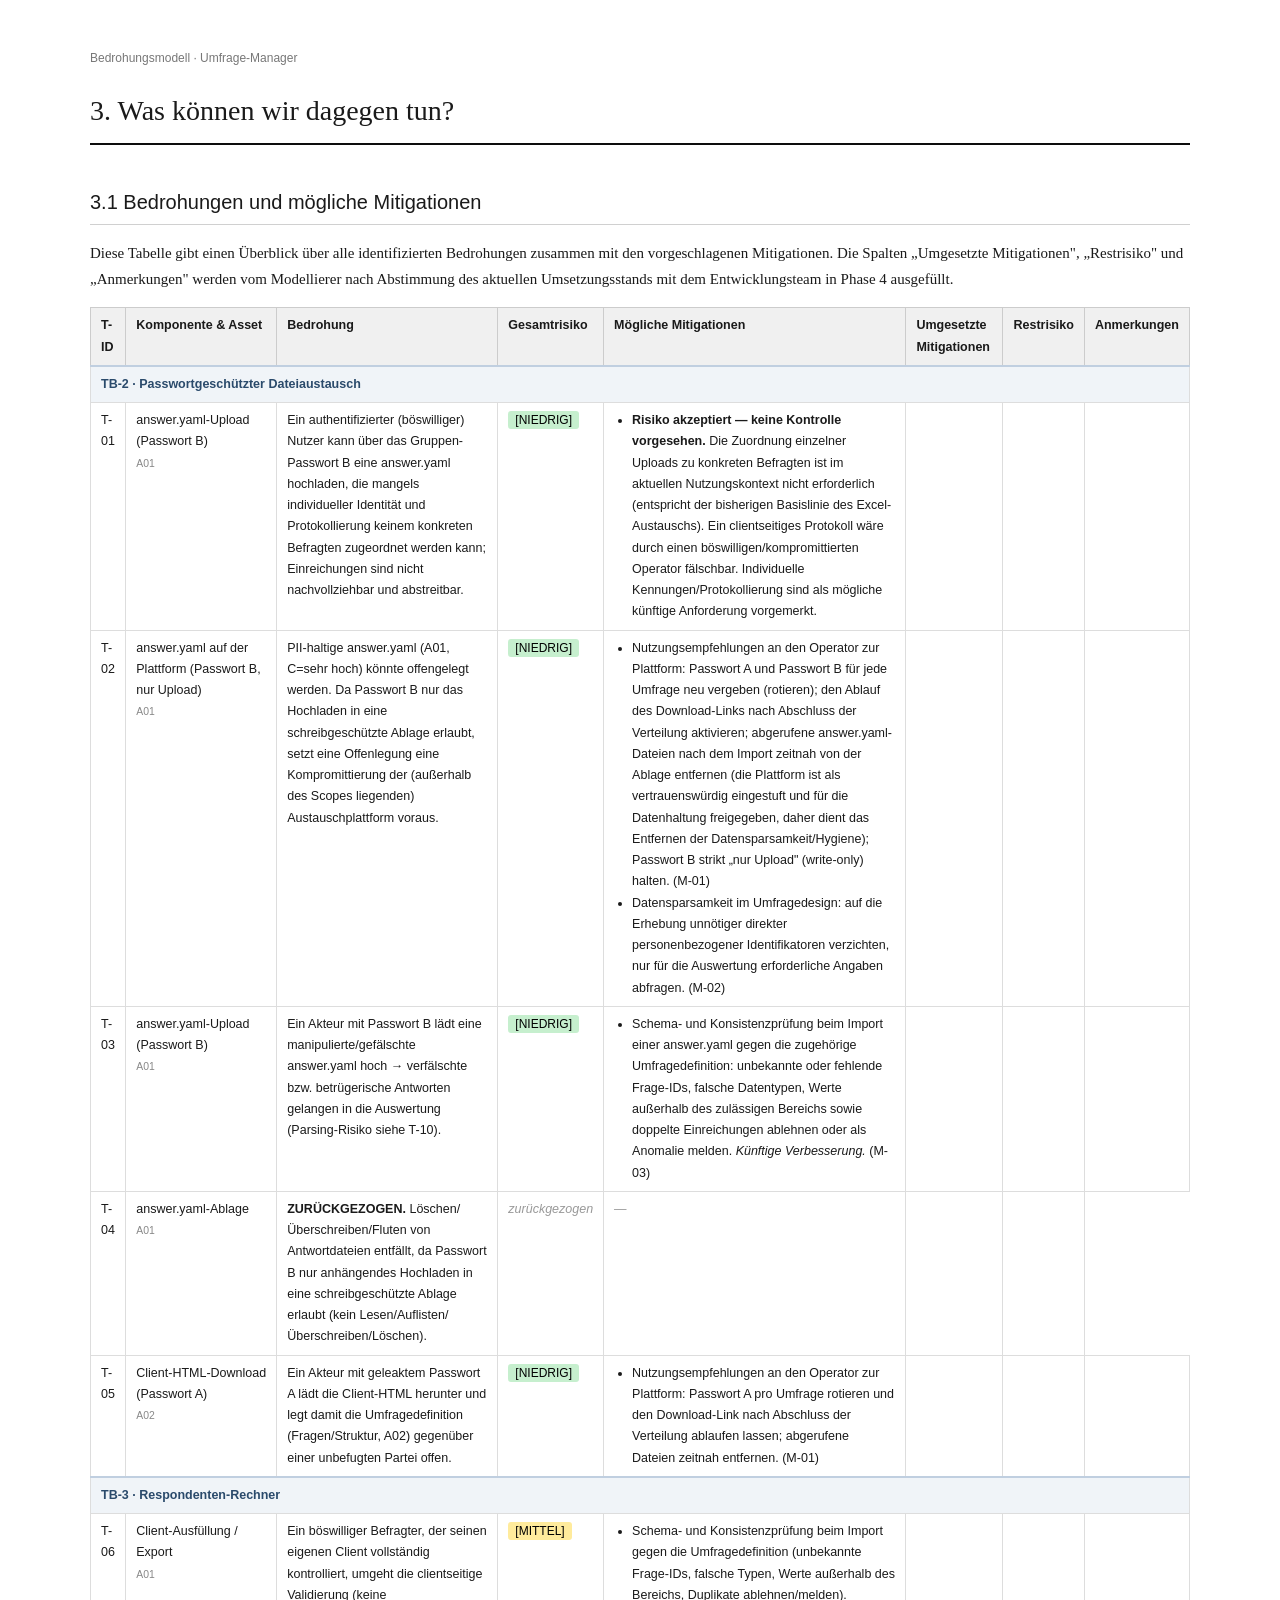
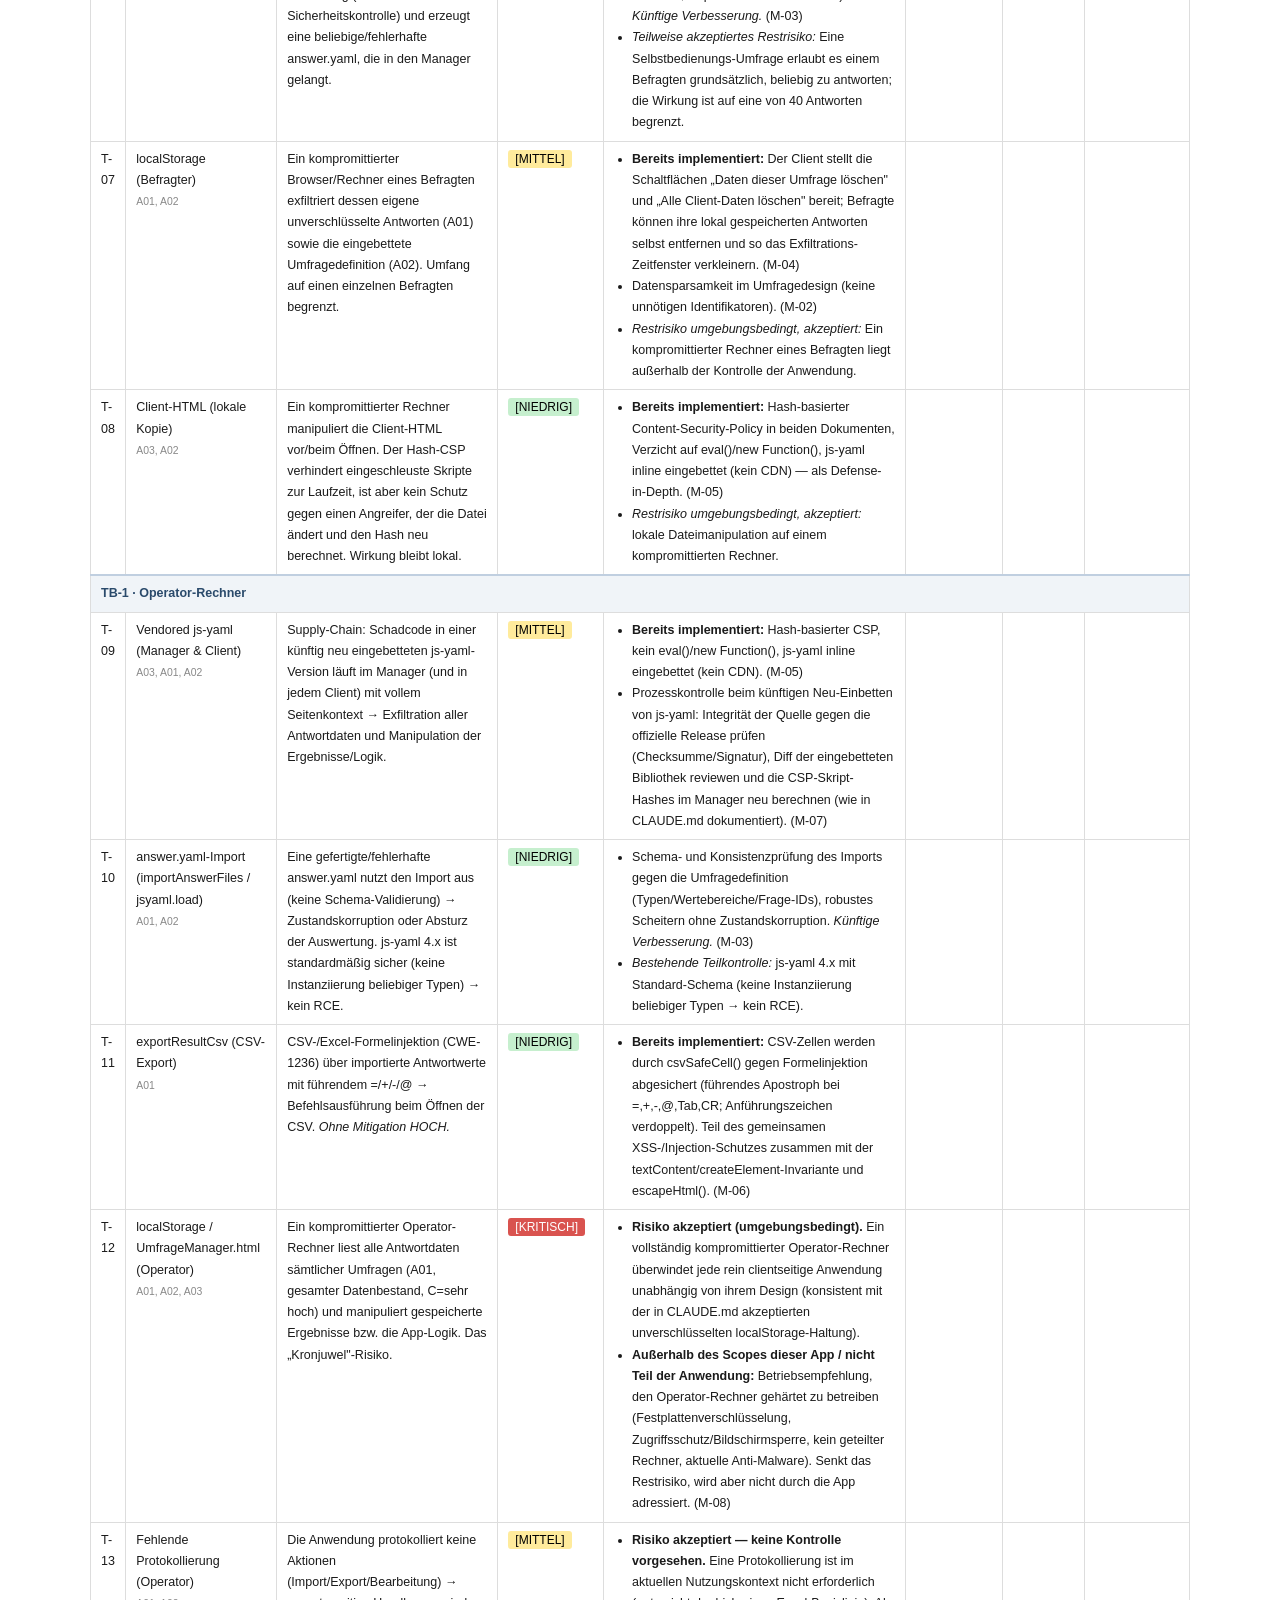
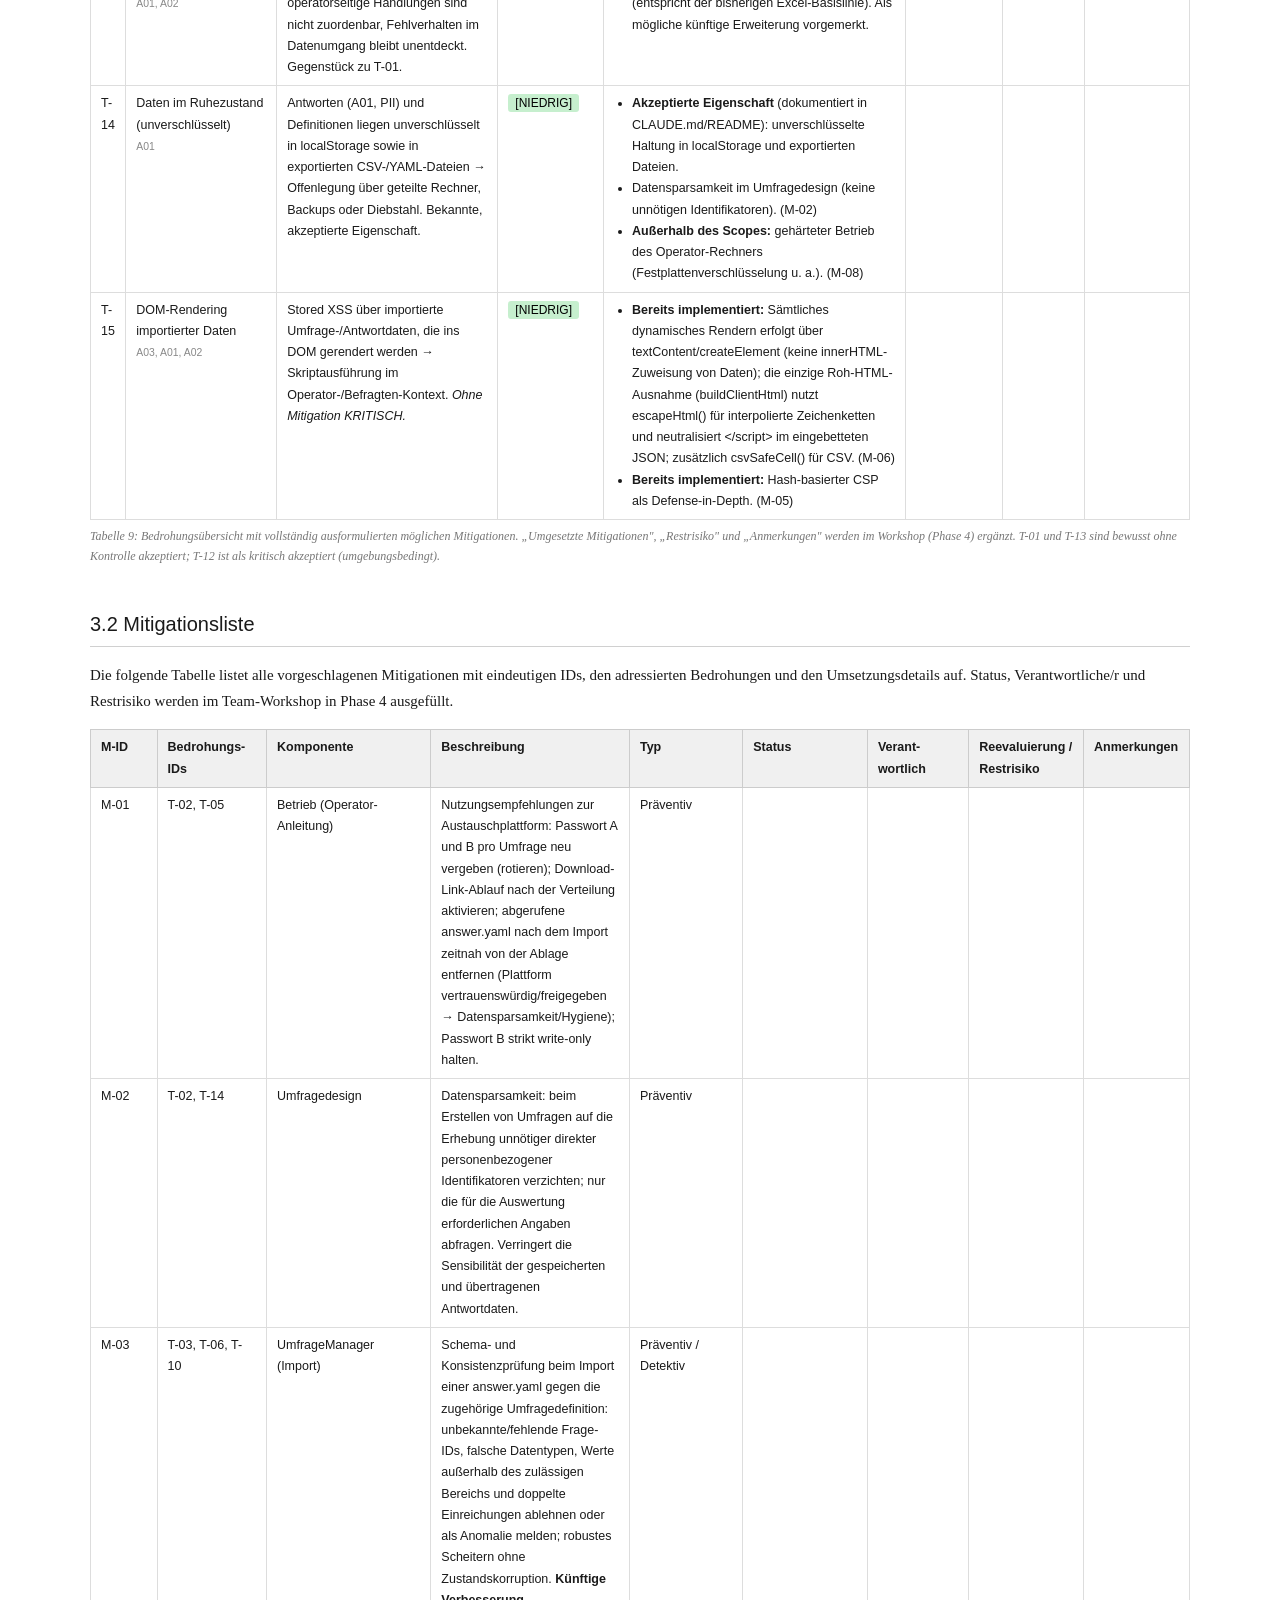
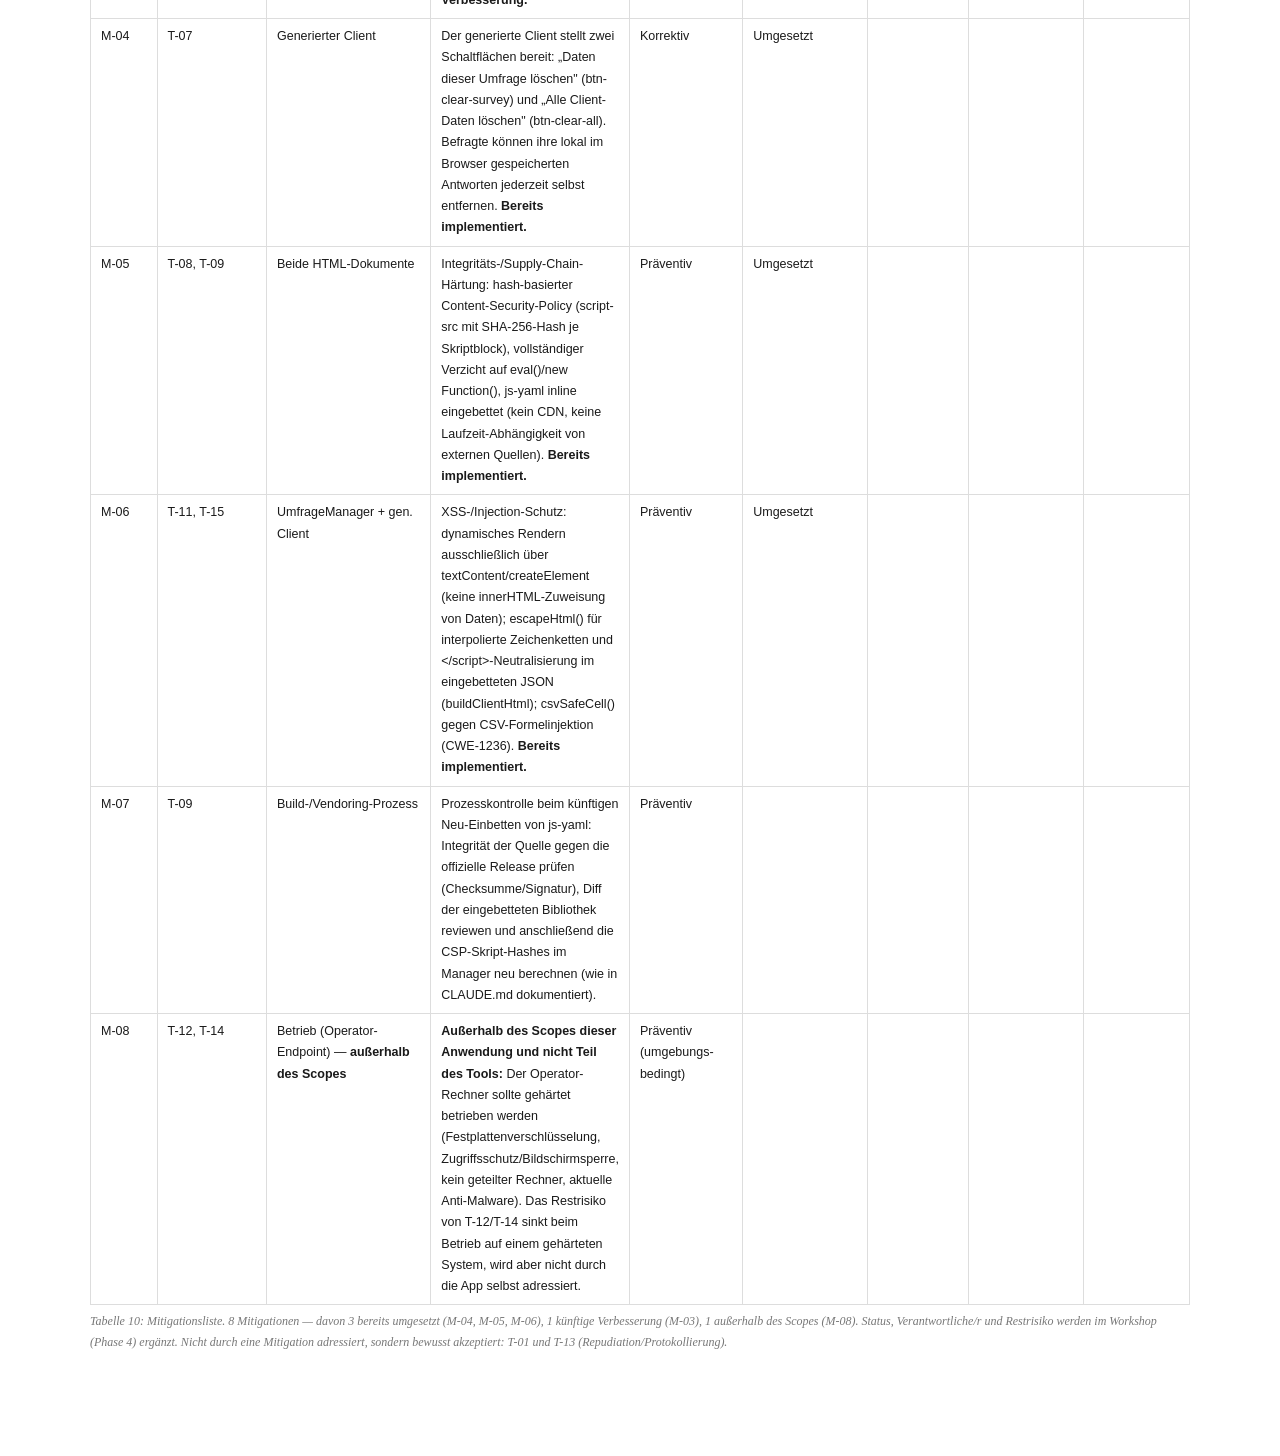
<file: docs/security/ThreatModel/threatmodel_umfragemanager_phase3_mitigationen.html>
<!DOCTYPE html>
<html lang="de">
<head>
<meta charset="UTF-8">
<meta name="viewport" content="width=device-width, initial-scale=1.0">
<title>Bedrohungsmodell Umfrage-Manager — Phase 3: Was können wir dagegen tun?</title>
<style>
  body {
    font-family: Georgia, serif;
    font-size: 15px;
    line-height: 1.7;
    color: #1a1a1a;
    max-width: 1100px;
    margin: 0 auto;
    padding: 48px 40px 80px;
  }
  h1 {
    font-size: 28px;
    font-weight: normal;
    border-bottom: 2px solid #0d0d0d;
    padding-bottom: 8px;
  }
  h2 {
    font-size: 20px;
    font-weight: normal;
    font-family: Arial, sans-serif;
    border-bottom: 1px solid #d0d0d0;
    padding-bottom: 5px;
    margin-top: 40px;
  }
  table {
    border-collapse: collapse;
    width: 100%;
    font-family: Arial, sans-serif;
    font-size: 12.5px;
    margin-top: 12px;
  }
  th {
    background: #f0f0f0;
    font-weight: bold;
    border: 1px solid #ccc;
    padding: 7px 10px;
    text-align: left;
    vertical-align: top;
  }
  td {
    border: 1px solid #ddd;
    padding: 7px 10px;
    vertical-align: top;
  }
  .tb-row td {
    background: #f0f4f8;
    font-weight: bold;
    color: #2a4a6b;
    border-top: 2px solid #c0cfe0;
  }
  .caption {
    font-size: 12px;
    color: #777;
    font-style: italic;
    margin-top: 6px;
    margin-bottom: 24px;
  }
  ul { margin: 0; padding-left: 18px; }
</style>
</head>
<body>

<p style="font-family:Arial,sans-serif;font-size:12px;color:#777;margin:0 0 4px;">Bedrohungsmodell · Umfrage-Manager</p>

<h1>3. Was können wir dagegen tun?</h1>

<h2>3.1 Bedrohungen und mögliche Mitigationen</h2>
<p>
  Diese Tabelle gibt einen Überblick über alle identifizierten Bedrohungen zusammen mit den vorgeschlagenen Mitigationen.
  Die Spalten „Umgesetzte Mitigationen", „Restrisiko" und „Anmerkungen" werden vom Modellierer nach Abstimmung des
  aktuellen Umsetzungsstands mit dem Entwicklungsteam in Phase 4 ausgefüllt.
</p>
<table>
  <thead>
    <tr>
      <th>T-ID</th>
      <th>Komponente &amp; Asset</th>
      <th>Bedrohung</th>
      <th>Gesamt&shy;risiko</th>
      <th>Mögliche Mitigationen</th>
      <th>Umgesetzte Mitigationen</th>
      <th>Restrisiko</th>
      <th>Anmerkungen</th>
    </tr>
  </thead>
  <tbody>

    <tr class="tb-row"><td colspan="8">TB-2 · Passwortgeschützter Dateiaustausch</td></tr>

    <tr>
      <td>T-01</td>
      <td>answer.yaml-Upload (Passwort B)<br /><small style="color:#888;">A01</small></td>
      <td>Ein authentifizierter (böswilliger) Nutzer kann über das Gruppen-Passwort B eine answer.yaml hochladen, die mangels individueller Identität und Protokollierung keinem konkreten Befragten zugeordnet werden kann; Einreichungen sind nicht nachvollziehbar und abstreitbar.</td>
      <td><span style="padding:2px 7px;border-radius:3px;font-size:12px;font-family:Arial,sans-serif;background:#c6efce;color:#000">[NIEDRIG]</span></td>
      <td><ul><li><strong>Risiko akzeptiert — keine Kontrolle vorgesehen.</strong> Die Zuordnung einzelner Uploads zu konkreten Befragten ist im aktuellen Nutzungskontext nicht erforderlich (entspricht der bisherigen Basislinie des Excel-Austauschs). Ein clientseitiges Protokoll wäre durch einen böswilligen/kompromittierten Operator fälschbar. Individuelle Kennungen/Protokollierung sind als mögliche künftige Anforderung vorgemerkt.</li></ul></td>
      <td></td><td></td><td></td>
    </tr>

    <tr>
      <td>T-02</td>
      <td>answer.yaml auf der Plattform (Passwort B, nur Upload)<br /><small style="color:#888;">A01</small></td>
      <td>PII-haltige answer.yaml (A01, C=sehr hoch) könnte offengelegt werden. Da Passwort B nur das Hochladen in eine schreibgeschützte Ablage erlaubt, setzt eine Offenlegung eine Kompromittierung der (außerhalb des Scopes liegenden) Austauschplattform voraus.</td>
      <td><span style="padding:2px 7px;border-radius:3px;font-size:12px;font-family:Arial,sans-serif;background:#c6efce;color:#000">[NIEDRIG]</span></td>
      <td><ul>
        <li>Nutzungsempfehlungen an den Operator zur Plattform: Passwort A und Passwort B für jede Umfrage neu vergeben (rotieren); den Ablauf des Download-Links nach Abschluss der Verteilung aktivieren; abgerufene answer.yaml-Dateien nach dem Import zeitnah von der Ablage entfernen (die Plattform ist als vertrauenswürdig eingestuft und für die Datenhaltung freigegeben, daher dient das Entfernen der Datensparsamkeit/Hygiene); Passwort B strikt „nur Upload" (write-only) halten. (M-01)</li>
        <li>Datensparsamkeit im Umfragedesign: auf die Erhebung unnötiger direkter personenbezogener Identifikatoren verzichten, nur für die Auswertung erforderliche Angaben abfragen. (M-02)</li>
      </ul></td>
      <td></td><td></td><td></td>
    </tr>

    <tr>
      <td>T-03</td>
      <td>answer.yaml-Upload (Passwort B)<br /><small style="color:#888;">A01</small></td>
      <td>Ein Akteur mit Passwort B lädt eine manipulierte/gefälschte answer.yaml hoch → verfälschte bzw. betrügerische Antworten gelangen in die Auswertung (Parsing-Risiko siehe T-10).</td>
      <td><span style="padding:2px 7px;border-radius:3px;font-size:12px;font-family:Arial,sans-serif;background:#c6efce;color:#000">[NIEDRIG]</span></td>
      <td><ul><li>Schema- und Konsistenzprüfung beim Import einer answer.yaml gegen die zugehörige Umfragedefinition: unbekannte oder fehlende Frage-IDs, falsche Datentypen, Werte außerhalb des zulässigen Bereichs sowie doppelte Einreichungen ablehnen oder als Anomalie melden. <em>Künftige Verbesserung.</em> (M-03)</li></ul></td>
      <td></td><td></td><td></td>
    </tr>

    <tr>
      <td>T-04</td>
      <td>answer.yaml-Ablage<br /><small style="color:#888;">A01</small></td>
      <td><strong>ZURÜCKGEZOGEN.</strong> Löschen/Überschreiben/Fluten von Antwortdateien entfällt, da Passwort B nur anhängendes Hochladen in eine schreibgeschützte Ablage erlaubt (kein Lesen/Auflisten/Überschreiben/Löschen).</td>
      <td style="color:#999;font-style:italic;">zurückgezogen</td>
      <td style="color:#999;font-style:italic;">—</td>
      <td></td><td></td>
    </tr>

    <tr>
      <td>T-05</td>
      <td>Client-HTML-Download (Passwort A)<br /><small style="color:#888;">A02</small></td>
      <td>Ein Akteur mit geleaktem Passwort A lädt die Client-HTML herunter und legt damit die Umfragedefinition (Fragen/Struktur, A02) gegenüber einer unbefugten Partei offen.</td>
      <td><span style="padding:2px 7px;border-radius:3px;font-size:12px;font-family:Arial,sans-serif;background:#c6efce;color:#000">[NIEDRIG]</span></td>
      <td><ul><li>Nutzungsempfehlungen an den Operator zur Plattform: Passwort A pro Umfrage rotieren und den Download-Link nach Abschluss der Verteilung ablaufen lassen; abgerufene Dateien zeitnah entfernen. (M-01)</li></ul></td>
      <td></td><td></td><td></td>
    </tr>

    <tr class="tb-row"><td colspan="8">TB-3 · Respondenten-Rechner</td></tr>

    <tr>
      <td>T-06</td>
      <td>Client-Ausfüllung / Export<br /><small style="color:#888;">A01</small></td>
      <td>Ein böswilliger Befragter, der seinen eigenen Client vollständig kontrolliert, umgeht die clientseitige Validierung (keine Sicherheitskontrolle) und erzeugt eine beliebige/fehlerhafte answer.yaml, die in den Manager gelangt.</td>
      <td><span style="padding:2px 7px;border-radius:3px;font-size:12px;font-family:Arial,sans-serif;background:#ffeb9c;color:#000">[MITTEL]</span></td>
      <td><ul><li>Schema- und Konsistenzprüfung beim Import gegen die Umfragedefinition (unbekannte Frage-IDs, falsche Typen, Werte außerhalb des Bereichs, Duplikate ablehnen/melden). <em>Künftige Verbesserung.</em> (M-03)</li><li><em>Teilweise akzeptiertes Restrisiko:</em> Eine Selbstbedienungs-Umfrage erlaubt es einem Befragten grundsätzlich, beliebig zu antworten; die Wirkung ist auf eine von 40 Antworten begrenzt.</li></ul></td>
      <td></td><td></td><td></td>
    </tr>

    <tr>
      <td>T-07</td>
      <td>localStorage (Befragter)<br /><small style="color:#888;">A01, A02</small></td>
      <td>Ein kompromittierter Browser/Rechner eines Befragten exfiltriert dessen eigene unverschlüsselte Antworten (A01) sowie die eingebettete Umfragedefinition (A02). Umfang auf einen einzelnen Befragten begrenzt.</td>
      <td><span style="padding:2px 7px;border-radius:3px;font-size:12px;font-family:Arial,sans-serif;background:#ffeb9c;color:#000">[MITTEL]</span></td>
      <td><ul>
        <li><strong>Bereits implementiert:</strong> Der Client stellt die Schaltflächen „Daten dieser Umfrage löschen" und „Alle Client-Daten löschen" bereit; Befragte können ihre lokal gespeicherten Antworten selbst entfernen und so das Exfiltrations-Zeitfenster verkleinern. (M-04)</li>
        <li>Datensparsamkeit im Umfragedesign (keine unnötigen Identifikatoren). (M-02)</li>
        <li><em>Restrisiko umgebungsbedingt, akzeptiert:</em> Ein kompromittierter Rechner eines Befragten liegt außerhalb der Kontrolle der Anwendung.</li>
      </ul></td>
      <td></td><td></td><td></td>
    </tr>

    <tr>
      <td>T-08</td>
      <td>Client-HTML (lokale Kopie)<br /><small style="color:#888;">A03, A02</small></td>
      <td>Ein kompromittierter Rechner manipuliert die Client-HTML vor/beim Öffnen. Der Hash-CSP verhindert eingeschleuste Skripte zur Laufzeit, ist aber kein Schutz gegen einen Angreifer, der die Datei ändert und den Hash neu berechnet. Wirkung bleibt lokal.</td>
      <td><span style="padding:2px 7px;border-radius:3px;font-size:12px;font-family:Arial,sans-serif;background:#c6efce;color:#000">[NIEDRIG]</span></td>
      <td><ul>
        <li><strong>Bereits implementiert:</strong> Hash-basierter Content-Security-Policy in beiden Dokumenten, Verzicht auf eval()/new Function(), js-yaml inline eingebettet (kein CDN) — als Defense-in-Depth. (M-05)</li>
        <li><em>Restrisiko umgebungsbedingt, akzeptiert:</em> lokale Dateimanipulation auf einem kompromittierten Rechner.</li>
      </ul></td>
      <td></td><td></td><td></td>
    </tr>

    <tr class="tb-row"><td colspan="8">TB-1 · Operator-Rechner</td></tr>

    <tr>
      <td>T-09</td>
      <td>Vendored js-yaml (Manager &amp; Client)<br /><small style="color:#888;">A03, A01, A02</small></td>
      <td>Supply-Chain: Schadcode in einer künftig neu eingebetteten js-yaml-Version läuft im Manager (und in jedem Client) mit vollem Seitenkontext → Exfiltration aller Antwortdaten und Manipulation der Ergebnisse/Logik.</td>
      <td><span style="padding:2px 7px;border-radius:3px;font-size:12px;font-family:Arial,sans-serif;background:#ffeb9c;color:#000">[MITTEL]</span></td>
      <td><ul>
        <li><strong>Bereits implementiert:</strong> Hash-basierter CSP, kein eval()/new Function(), js-yaml inline eingebettet (kein CDN). (M-05)</li>
        <li>Prozesskontrolle beim künftigen Neu-Einbetten von js-yaml: Integrität der Quelle gegen die offizielle Release prüfen (Checksumme/Signatur), Diff der eingebetteten Bibliothek reviewen und die CSP-Skript-Hashes im Manager neu berechnen (wie in CLAUDE.md dokumentiert). (M-07)</li>
      </ul></td>
      <td></td><td></td><td></td>
    </tr>

    <tr>
      <td>T-10</td>
      <td>answer.yaml-Import (importAnswerFiles / jsyaml.load)<br /><small style="color:#888;">A01, A02</small></td>
      <td>Eine gefertigte/fehlerhafte answer.yaml nutzt den Import aus (keine Schema-Validierung) → Zustandskorruption oder Absturz der Auswertung. js-yaml 4.x ist standardmäßig sicher (keine Instanziierung beliebiger Typen) → kein RCE.</td>
      <td><span style="padding:2px 7px;border-radius:3px;font-size:12px;font-family:Arial,sans-serif;background:#c6efce;color:#000">[NIEDRIG]</span></td>
      <td><ul>
        <li>Schema- und Konsistenzprüfung des Imports gegen die Umfragedefinition (Typen/Wertebereiche/Frage-IDs), robustes Scheitern ohne Zustandskorruption. <em>Künftige Verbesserung.</em> (M-03)</li>
        <li><em>Bestehende Teilkontrolle:</em> js-yaml 4.x mit Standard-Schema (keine Instanziierung beliebiger Typen → kein RCE).</li>
      </ul></td>
      <td></td><td></td><td></td>
    </tr>

    <tr>
      <td>T-11</td>
      <td>exportResultCsv (CSV-Export)<br /><small style="color:#888;">A01</small></td>
      <td>CSV-/Excel-Formelinjektion (CWE-1236) über importierte Antwortwerte mit führendem =/+/-/@ → Befehlsausführung beim Öffnen der CSV. <em>Ohne Mitigation HOCH.</em></td>
      <td><span style="padding:2px 7px;border-radius:3px;font-size:12px;font-family:Arial,sans-serif;background:#c6efce;color:#000">[NIEDRIG]</span></td>
      <td><ul><li><strong>Bereits implementiert:</strong> CSV-Zellen werden durch csvSafeCell() gegen Formelinjektion abgesichert (führendes Apostroph bei =,+,-,@,Tab,CR; Anführungszeichen verdoppelt). Teil des gemeinsamen XSS-/Injection-Schutzes zusammen mit der textContent/createElement-Invariante und escapeHtml(). (M-06)</li></ul></td>
      <td></td><td></td><td></td>
    </tr>

    <tr>
      <td>T-12</td>
      <td>localStorage / UmfrageManager.html (Operator)<br /><small style="color:#888;">A01, A02, A03</small></td>
      <td>Ein kompromittierter Operator-Rechner liest alle Antwortdaten sämtlicher Umfragen (A01, gesamter Datenbestand, C=sehr hoch) und manipuliert gespeicherte Ergebnisse bzw. die App-Logik. Das „Kronjuwel"-Risiko.</td>
      <td><span style="padding:2px 7px;border-radius:3px;font-size:12px;font-family:Arial,sans-serif;background:#d9534f;color:#fff">[KRITISCH]</span></td>
      <td><ul>
        <li><strong>Risiko akzeptiert (umgebungsbedingt).</strong> Ein vollständig kompromittierter Operator-Rechner überwindet jede rein clientseitige Anwendung unabhängig von ihrem Design (konsistent mit der in CLAUDE.md akzeptierten unverschlüsselten localStorage-Haltung).</li>
        <li><strong>Außerhalb des Scopes dieser App / nicht Teil der Anwendung:</strong> Betriebsempfehlung, den Operator-Rechner gehärtet zu betreiben (Festplattenverschlüsselung, Zugriffsschutz/Bildschirmsperre, kein geteilter Rechner, aktuelle Anti-Malware). Senkt das Restrisiko, wird aber nicht durch die App adressiert. (M-08)</li>
      </ul></td>
      <td></td><td></td><td></td>
    </tr>

    <tr>
      <td>T-13</td>
      <td>Fehlende Protokollierung (Operator)<br /><small style="color:#888;">A01, A02</small></td>
      <td>Die Anwendung protokolliert keine Aktionen (Import/Export/Bearbeitung) → operatorseitige Handlungen sind nicht zuordenbar, Fehlverhalten im Datenumgang bleibt unentdeckt. Gegenstück zu T-01.</td>
      <td><span style="padding:2px 7px;border-radius:3px;font-size:12px;font-family:Arial,sans-serif;background:#ffeb9c;color:#000">[MITTEL]</span></td>
      <td><ul><li><strong>Risiko akzeptiert — keine Kontrolle vorgesehen.</strong> Eine Protokollierung ist im aktuellen Nutzungskontext nicht erforderlich (entspricht der bisherigen Excel-Basislinie). Als mögliche künftige Erweiterung vorgemerkt.</li></ul></td>
      <td></td><td></td><td></td>
    </tr>

    <tr>
      <td>T-14</td>
      <td>Daten im Ruhezustand (unverschlüsselt)<br /><small style="color:#888;">A01</small></td>
      <td>Antworten (A01, PII) und Definitionen liegen unverschlüsselt in localStorage sowie in exportierten CSV-/YAML-Dateien → Offenlegung über geteilte Rechner, Backups oder Diebstahl. Bekannte, akzeptierte Eigenschaft.</td>
      <td><span style="padding:2px 7px;border-radius:3px;font-size:12px;font-family:Arial,sans-serif;background:#c6efce;color:#000">[NIEDRIG]</span></td>
      <td><ul>
        <li><strong>Akzeptierte Eigenschaft</strong> (dokumentiert in CLAUDE.md/README): unverschlüsselte Haltung in localStorage und exportierten Dateien.</li>
        <li>Datensparsamkeit im Umfragedesign (keine unnötigen Identifikatoren). (M-02)</li>
        <li><strong>Außerhalb des Scopes:</strong> gehärteter Betrieb des Operator-Rechners (Festplattenverschlüsselung u. a.). (M-08)</li>
      </ul></td>
      <td></td><td></td><td></td>
    </tr>

    <tr>
      <td>T-15</td>
      <td>DOM-Rendering importierter Daten<br /><small style="color:#888;">A03, A01, A02</small></td>
      <td>Stored XSS über importierte Umfrage-/Antwortdaten, die ins DOM gerendert werden → Skriptausführung im Operator-/Befragten-Kontext. <em>Ohne Mitigation KRITISCH.</em></td>
      <td><span style="padding:2px 7px;border-radius:3px;font-size:12px;font-family:Arial,sans-serif;background:#c6efce;color:#000">[NIEDRIG]</span></td>
      <td><ul>
        <li><strong>Bereits implementiert:</strong> Sämtliches dynamisches Rendern erfolgt über textContent/createElement (keine innerHTML-Zuweisung von Daten); die einzige Roh-HTML-Ausnahme (buildClientHtml) nutzt escapeHtml() für interpolierte Zeichenketten und neutralisiert &lt;/script&gt; im eingebetteten JSON; zusätzlich csvSafeCell() für CSV. (M-06)</li>
        <li><strong>Bereits implementiert:</strong> Hash-basierter CSP als Defense-in-Depth. (M-05)</li>
      </ul></td>
      <td></td><td></td><td></td>
    </tr>

  </tbody>
</table>
<p class="caption">
  Tabelle 9: Bedrohungsübersicht mit vollständig ausformulierten möglichen Mitigationen. „Umgesetzte Mitigationen",
  „Restrisiko" und „Anmerkungen" werden im Workshop (Phase 4) ergänzt. T-01 und T-13 sind bewusst ohne Kontrolle
  akzeptiert; T-12 ist als kritisch akzeptiert (umgebungsbedingt).
</p>

<h2>3.2 Mitigationsliste</h2>
<p>
  Die folgende Tabelle listet alle vorgeschlagenen Mitigationen mit eindeutigen IDs, den adressierten Bedrohungen und
  den Umsetzungsdetails auf. Status, Verantwortliche/r und Restrisiko werden im Team-Workshop in Phase 4 ausgefüllt.
</p>
<table>
  <thead>
    <tr>
      <th style="width:50px;">M-ID</th>
      <th style="width:90px;">Bedrohungs-IDs</th>
      <th style="width:150px;">Komponente</th>
      <th>Beschreibung</th>
      <th style="width:95px;">Typ</th>
      <th style="width:110px;">Status</th>
      <th style="width:85px;">Verant&shy;wortlich</th>
      <th style="width:95px;">Reevaluierung / Restrisiko</th>
      <th style="width:85px;">Anmerkungen</th>
    </tr>
  </thead>
  <tbody>
    <tr style="background:#fff;">
      <td>M-01</td>
      <td>T-02, T-05</td>
      <td>Betrieb (Operator-Anleitung)</td>
      <td>Nutzungsempfehlungen zur Austauschplattform: Passwort A und B pro Umfrage neu vergeben (rotieren); Download-Link-Ablauf nach der Verteilung aktivieren; abgerufene answer.yaml nach dem Import zeitnah von der Ablage entfernen (Plattform vertrauenswürdig/freigegeben → Datensparsamkeit/Hygiene); Passwort B strikt write-only halten.</td>
      <td>Präventiv</td>
      <td></td><td></td><td></td><td></td>
    </tr>
    <tr style="background:#fff;">
      <td>M-02</td>
      <td>T-02, T-14</td>
      <td>Umfragedesign</td>
      <td>Datensparsamkeit: beim Erstellen von Umfragen auf die Erhebung unnötiger direkter personenbezogener Identifikatoren verzichten; nur die für die Auswertung erforderlichen Angaben abfragen. Verringert die Sensibilität der gespeicherten und übertragenen Antwortdaten.</td>
      <td>Präventiv</td>
      <td></td><td></td><td></td><td></td>
    </tr>
    <tr style="background:#fff;">
      <td>M-03</td>
      <td>T-03, T-06, T-10</td>
      <td>UmfrageManager (Import)</td>
      <td>Schema- und Konsistenzprüfung beim Import einer answer.yaml gegen die zugehörige Umfragedefinition: unbekannte/fehlende Frage-IDs, falsche Datentypen, Werte außerhalb des zulässigen Bereichs und doppelte Einreichungen ablehnen oder als Anomalie melden; robustes Scheitern ohne Zustandskorruption. <strong>Künftige Verbesserung.</strong></td>
      <td>Präventiv / Detektiv</td>
      <td></td><td></td><td></td><td></td>
    </tr>
    <tr style="background:#fff;">
      <td>M-04</td>
      <td>T-07</td>
      <td>Generierter Client</td>
      <td>Der generierte Client stellt zwei Schaltflächen bereit: „Daten dieser Umfrage löschen" (btn-clear-survey) und „Alle Client-Daten löschen" (btn-clear-all). Befragte können ihre lokal im Browser gespeicherten Antworten jederzeit selbst entfernen. <strong>Bereits implementiert.</strong></td>
      <td>Korrektiv</td>
      <td>Umgesetzt</td><td></td><td></td><td></td>
    </tr>
    <tr style="background:#fff;">
      <td>M-05</td>
      <td>T-08, T-09</td>
      <td>Beide HTML-Dokumente</td>
      <td>Integritäts-/Supply-Chain-Härtung: hash-basierter Content-Security-Policy (script-src mit SHA-256-Hash je Skriptblock), vollständiger Verzicht auf eval()/new Function(), js-yaml inline eingebettet (kein CDN, keine Laufzeit-Abhängigkeit von externen Quellen). <strong>Bereits implementiert.</strong></td>
      <td>Präventiv</td>
      <td>Umgesetzt</td><td></td><td></td><td></td>
    </tr>
    <tr style="background:#fff;">
      <td>M-06</td>
      <td>T-11, T-15</td>
      <td>UmfrageManager + gen. Client</td>
      <td>XSS-/Injection-Schutz: dynamisches Rendern ausschließlich über textContent/createElement (keine innerHTML-Zuweisung von Daten); escapeHtml() für interpolierte Zeichenketten und &lt;/script&gt;-Neutralisierung im eingebetteten JSON (buildClientHtml); csvSafeCell() gegen CSV-Formelinjektion (CWE-1236). <strong>Bereits implementiert.</strong></td>
      <td>Präventiv</td>
      <td>Umgesetzt</td><td></td><td></td><td></td>
    </tr>
    <tr style="background:#fff;">
      <td>M-07</td>
      <td>T-09</td>
      <td>Build-/Vendoring-Prozess</td>
      <td>Prozesskontrolle beim künftigen Neu-Einbetten von js-yaml: Integrität der Quelle gegen die offizielle Release prüfen (Checksumme/Signatur), Diff der eingebetteten Bibliothek reviewen und anschließend die CSP-Skript-Hashes im Manager neu berechnen (wie in CLAUDE.md dokumentiert).</td>
      <td>Präventiv</td>
      <td></td><td></td><td></td><td></td>
    </tr>
    <tr style="background:#fff;">
      <td>M-08</td>
      <td>T-12, T-14</td>
      <td>Betrieb (Operator-Endpoint) — <strong>außerhalb des Scopes</strong></td>
      <td><strong>Außerhalb des Scopes dieser Anwendung und nicht Teil des Tools:</strong> Der Operator-Rechner sollte gehärtet betrieben werden (Festplattenverschlüsselung, Zugriffsschutz/Bildschirmsperre, kein geteilter Rechner, aktuelle Anti-Malware). Das Restrisiko von T-12/T-14 sinkt beim Betrieb auf einem gehärteten System, wird aber nicht durch die App selbst adressiert.</td>
      <td>Präventiv (umgebungs&shy;bedingt)</td>
      <td></td><td></td><td></td><td></td>
    </tr>
  </tbody>
</table>
<p class="caption">
  Tabelle 10: Mitigationsliste. 8 Mitigationen — davon 3 bereits umgesetzt (M-04, M-05, M-06), 1 künftige Verbesserung
  (M-03), 1 außerhalb des Scopes (M-08). Status, Verantwortliche/r und Restrisiko werden im Workshop (Phase 4) ergänzt.
  Nicht durch eine Mitigation adressiert, sondern bewusst akzeptiert: T-01 und T-13 (Repudiation/Protokollierung).
</p>

</body>
</html>
</file>
